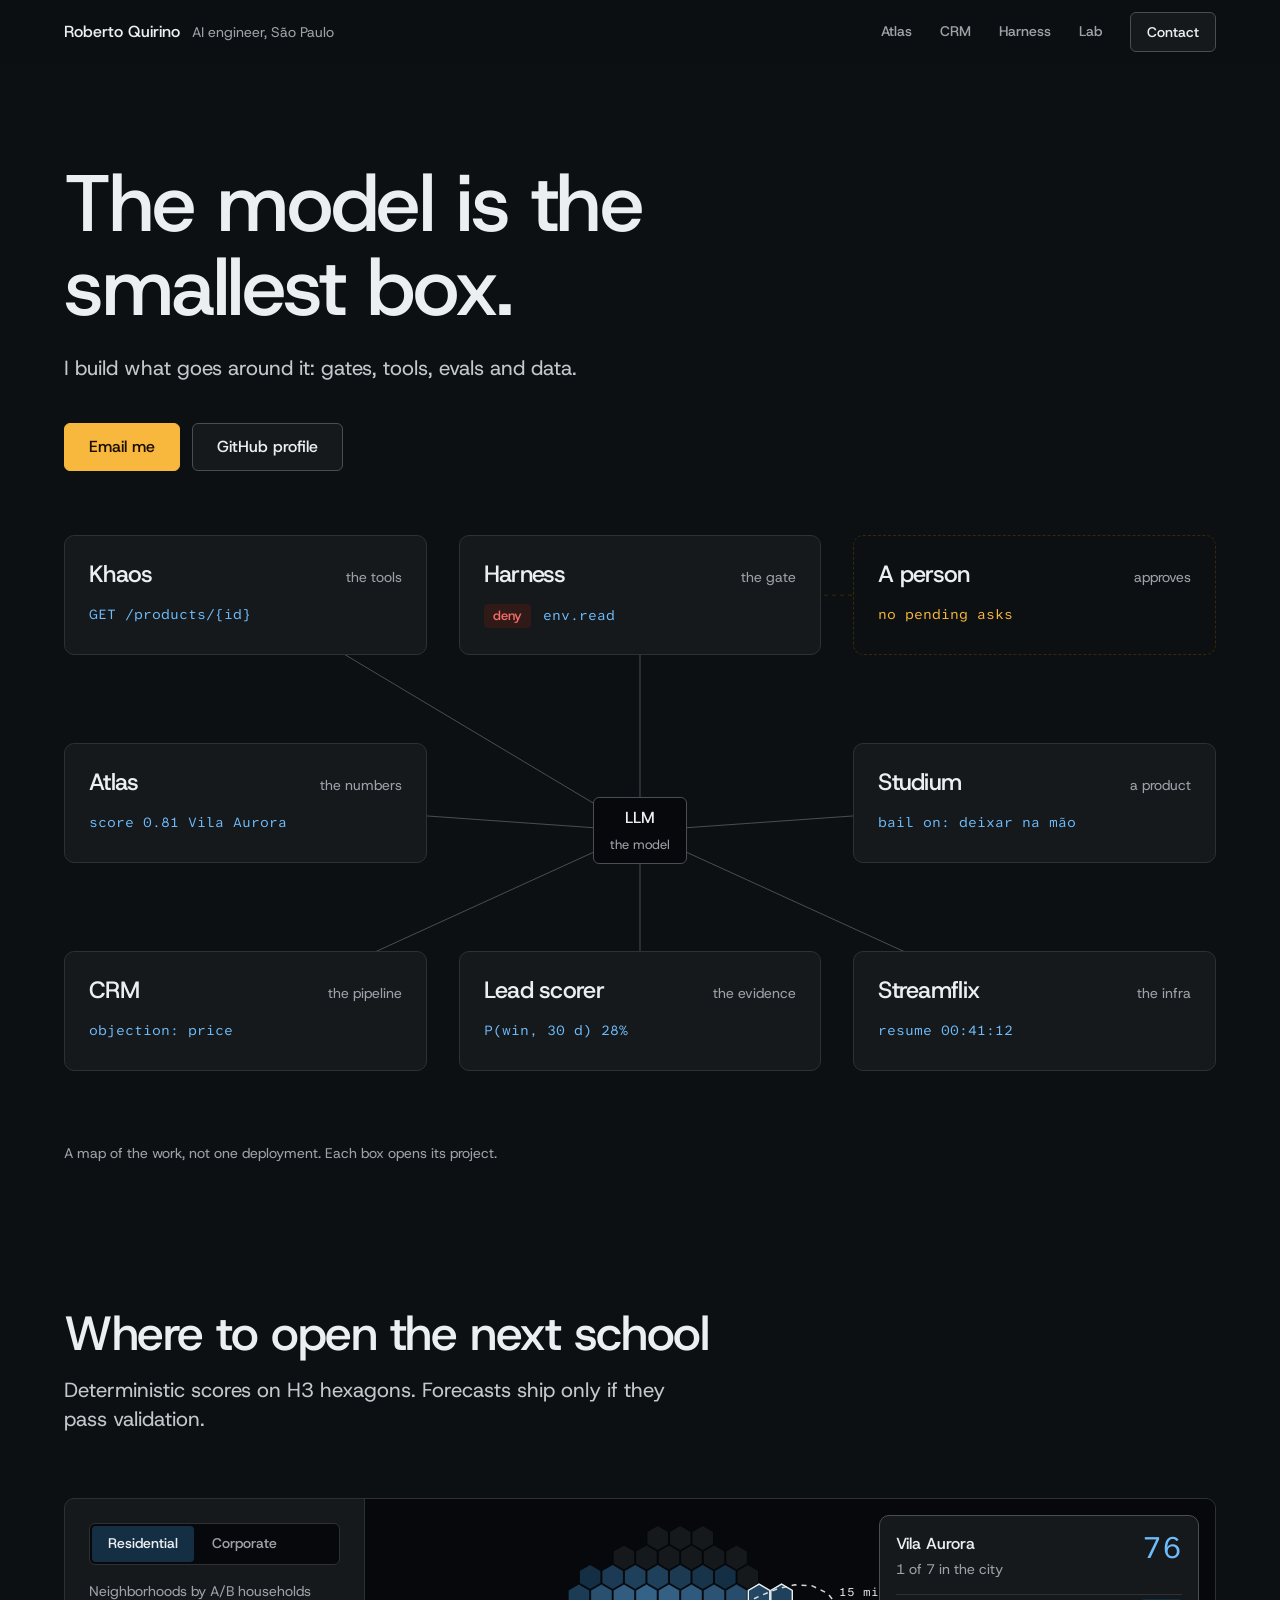
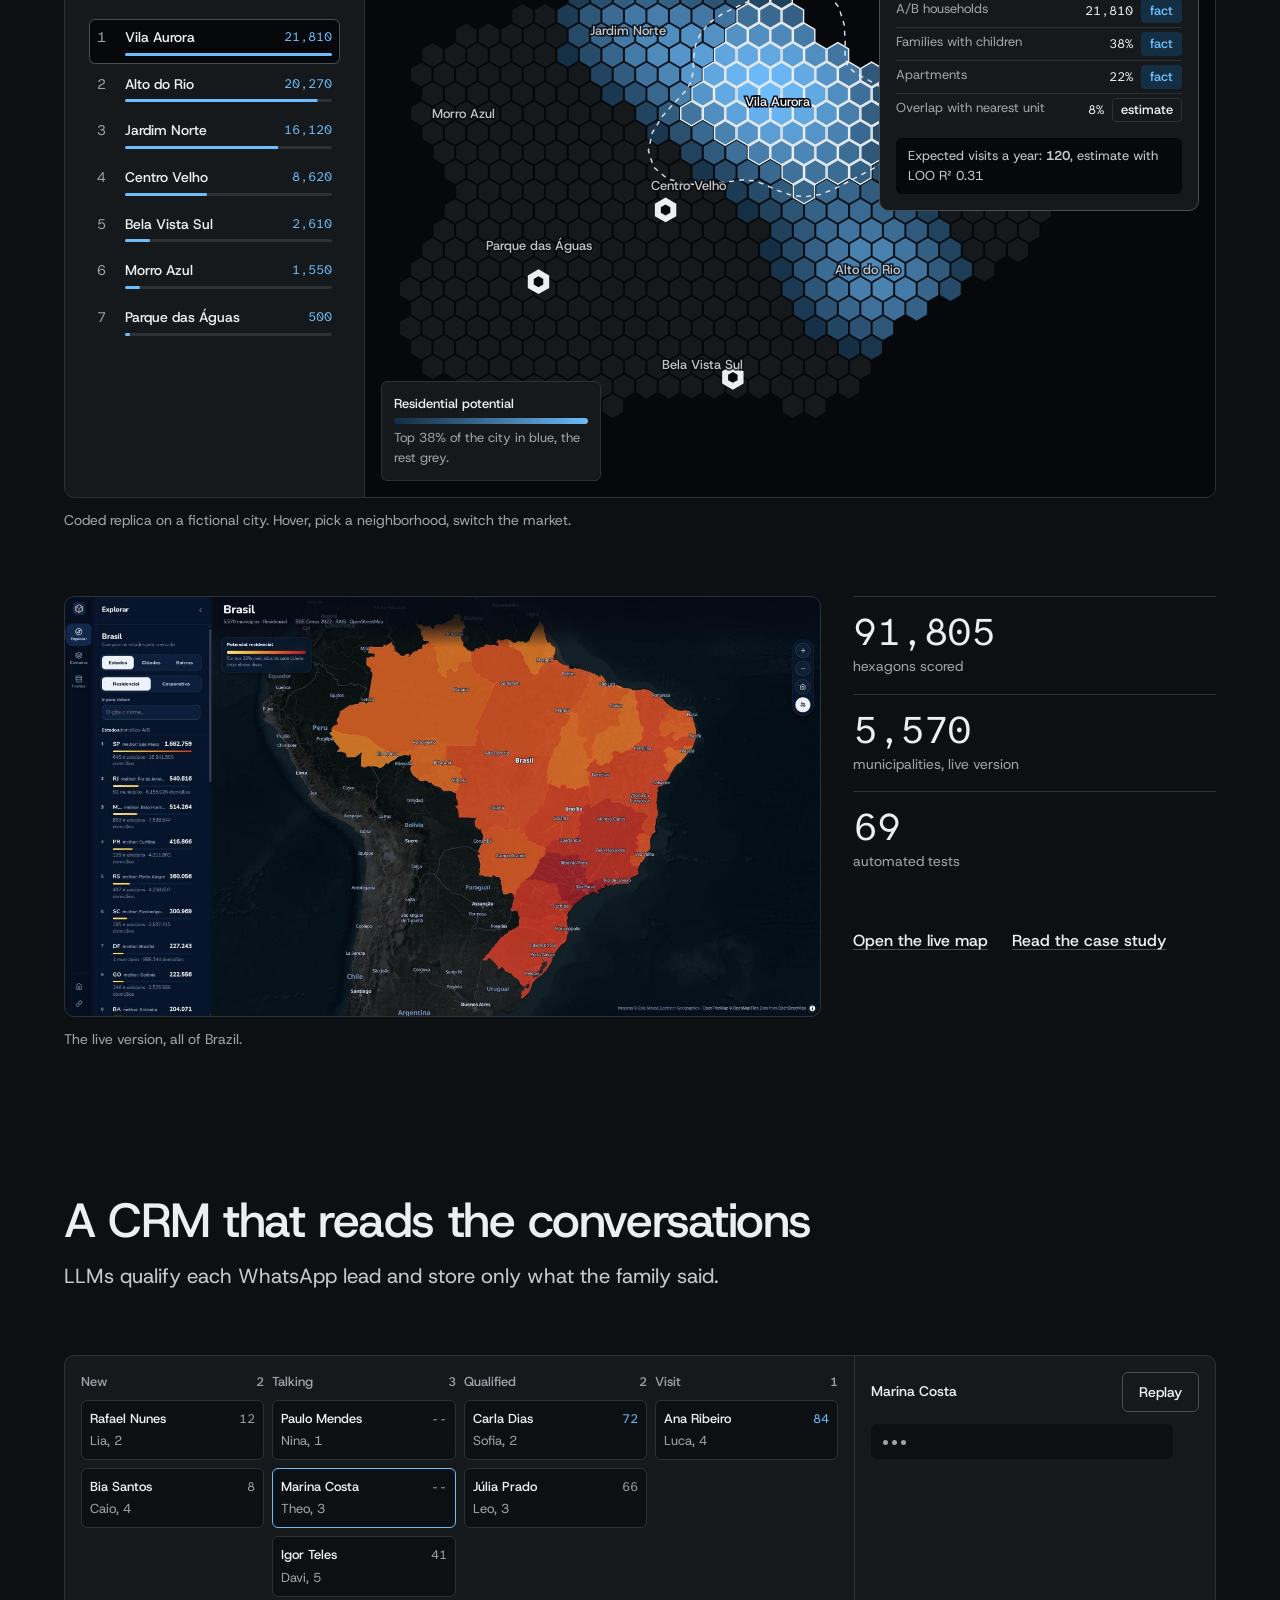
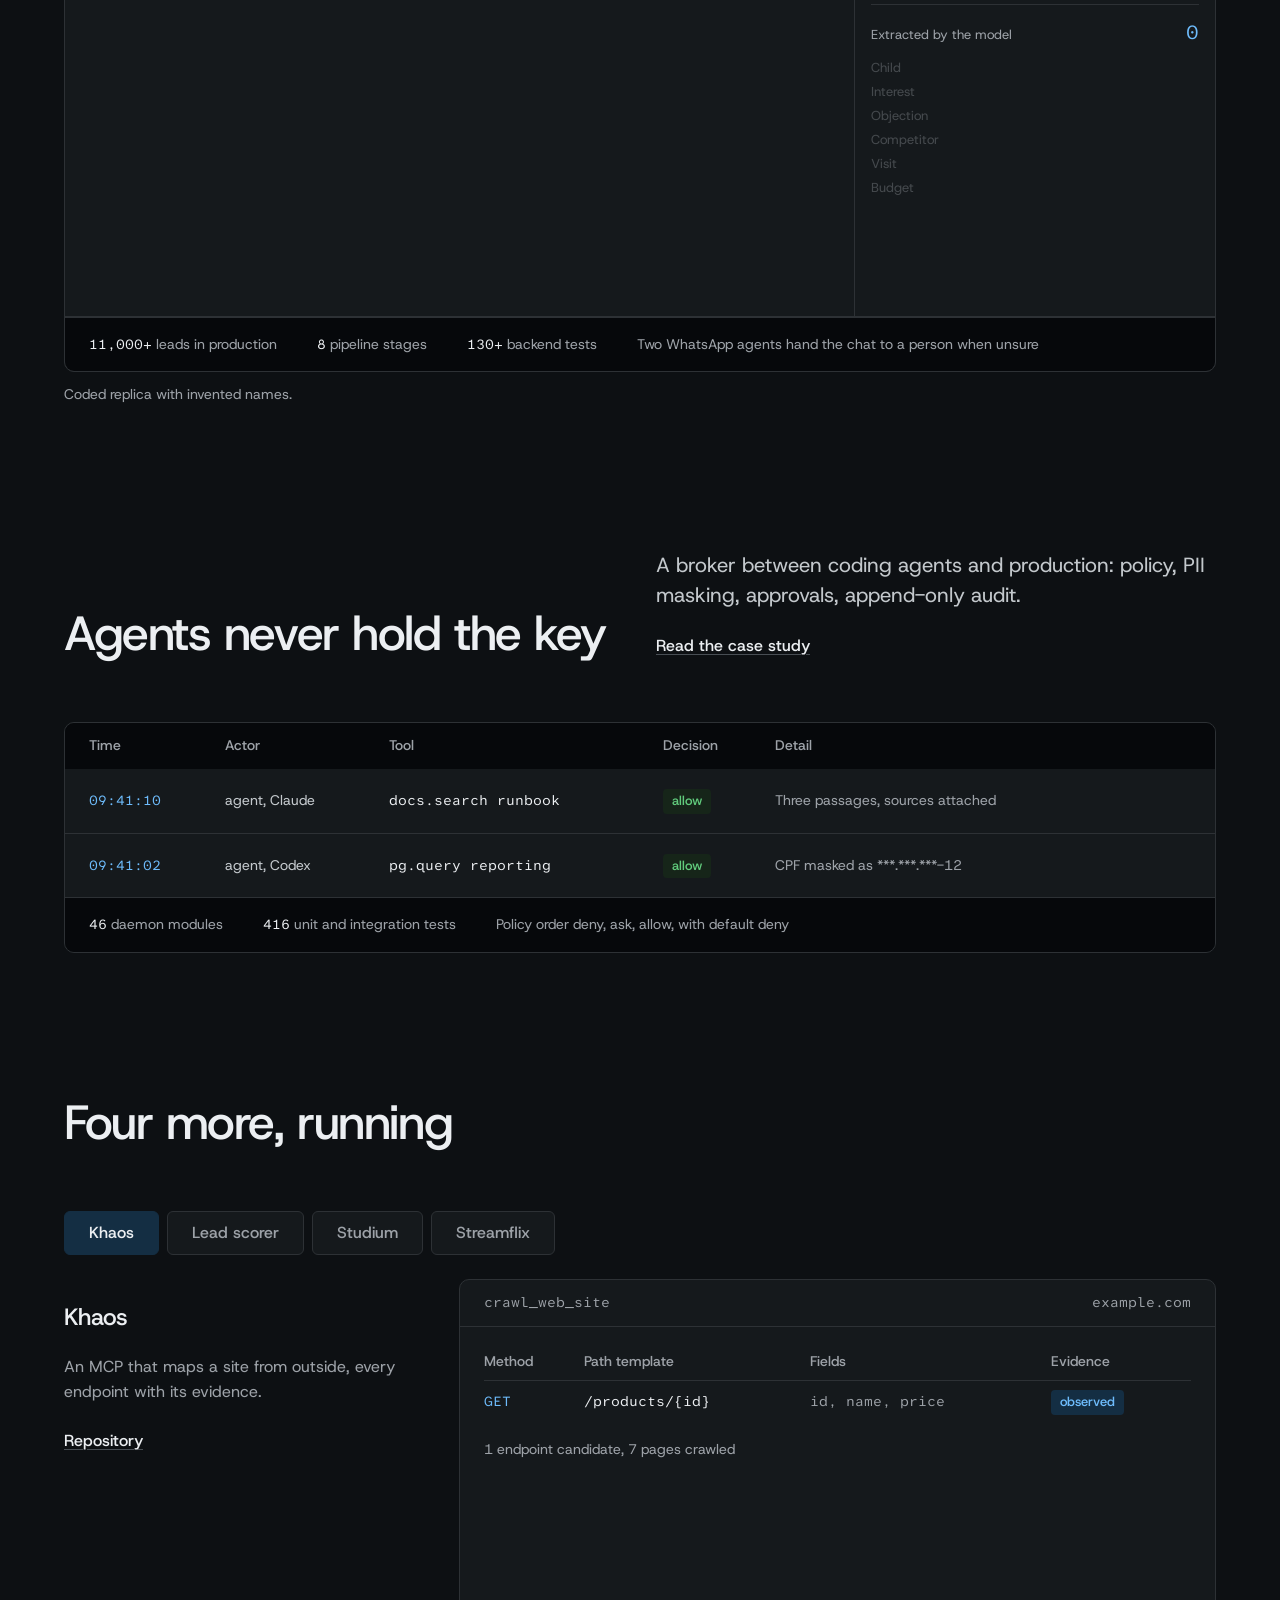
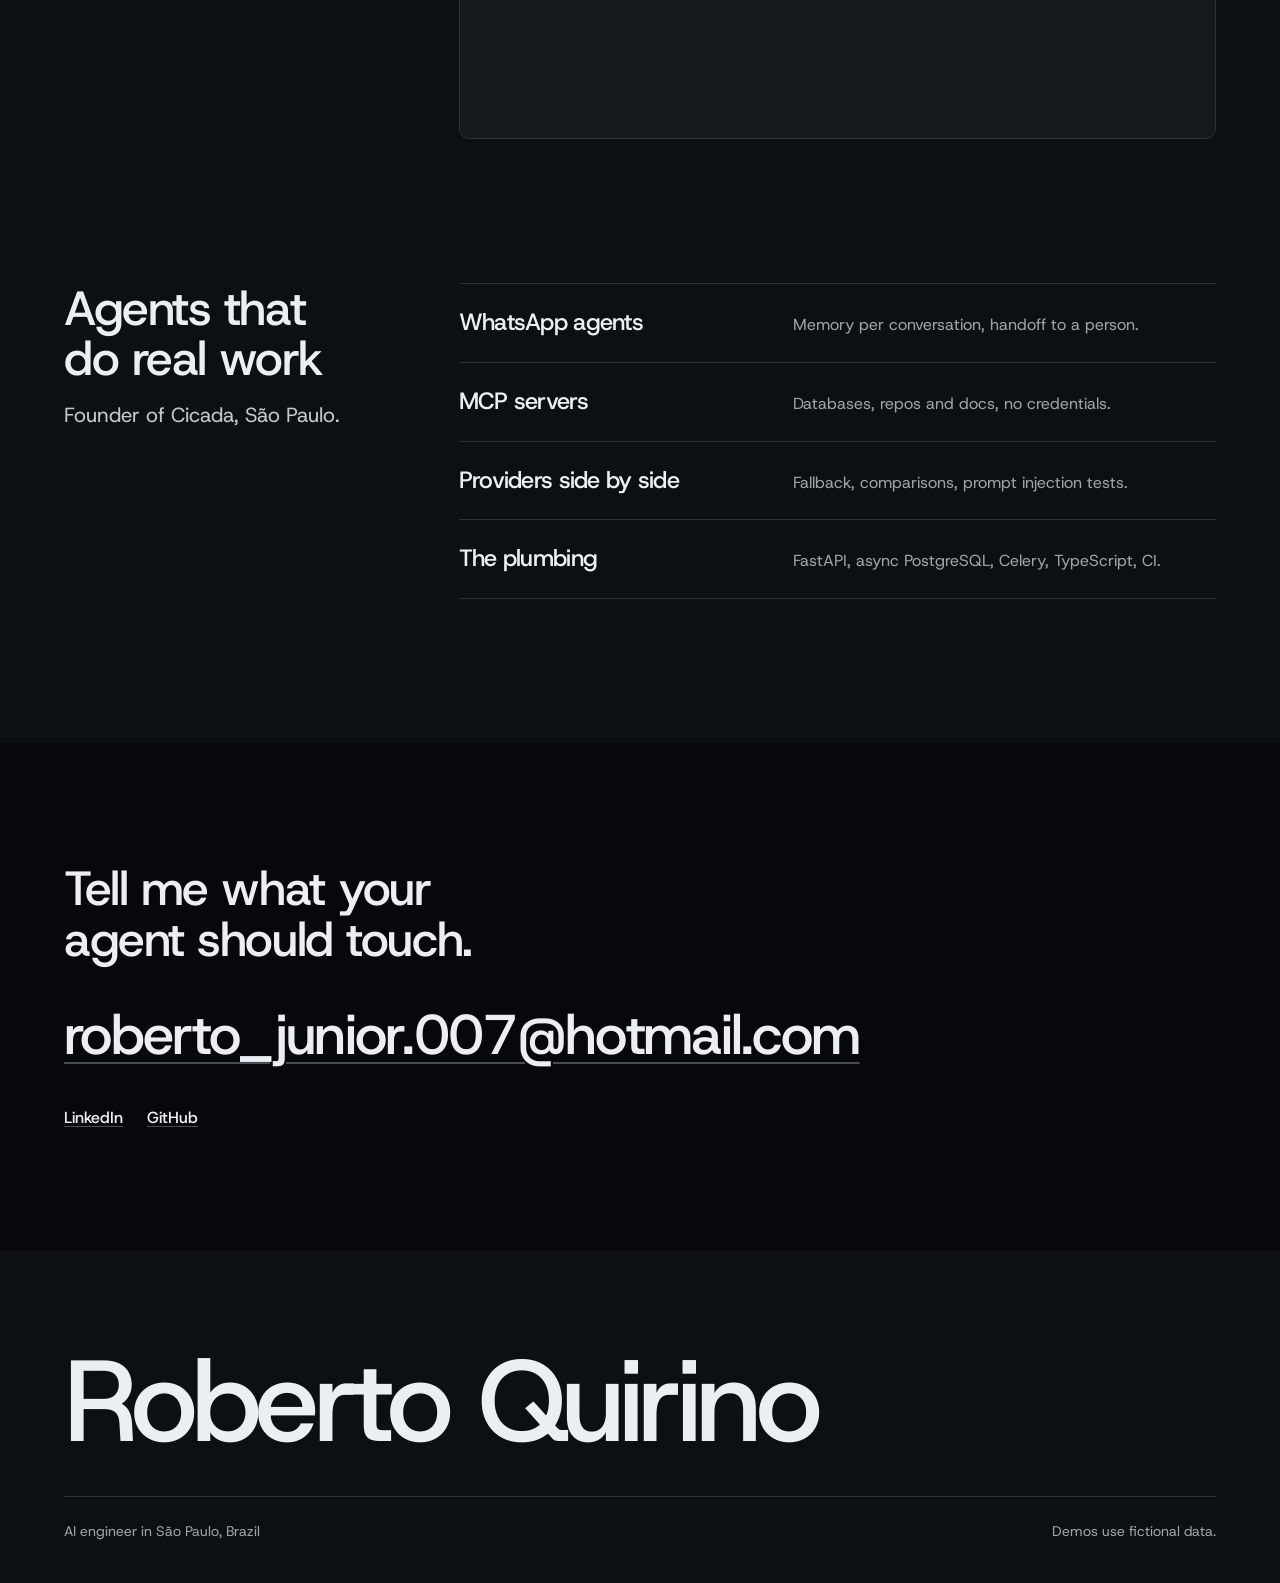
<file: index.html>
<!doctype html>
<html lang="en">
<head>
<meta charset="utf-8">
<meta name="viewport" content="width=device-width, initial-scale=1, viewport-fit=cover">
<title>Roberto Quirino, AI engineer</title>
<meta name="description" content="AI engineer in São Paulo. Seven systems built around LLMs, each running live on the page: an agent harness, an MCP, a geo engine, a CRM that reads WhatsApp and more.">
<meta property="og:title" content="Roberto Quirino, AI engineer">
<meta property="og:description" content="The model is the smallest box. Gates, tools, evals and data, each project running live.">
<meta property="og:image" content="https://hisdevotions-afk.github.io/img/atlas-brazil.jpg">
<meta name="theme-color" content="#1a1d21">
<link rel="preconnect" href="https://fonts.googleapis.com">
<link rel="preconnect" href="https://fonts.gstatic.com" crossorigin>
<link rel="stylesheet" href="https://fonts.googleapis.com/css2?family=Host+Grotesk:wght@400;500&family=Atkinson+Hyperlegible+Mono:wght@400;500&display=swap">
<link rel="stylesheet" href="site.css">
</head>
<body>

<header class="nav" id="nav">
  <div class="container">
    <a class="wordmark" href="#top" aria-label="Roberto Quirino, back to top">Roberto Quirino <small>AI engineer, São Paulo</small></a>
    <div class="nav__right">
      <ul class="nav__links">
        <li><a href="#atlas">Atlas</a></li>
        <li><a href="#crm">CRM</a></li>
        <li><a href="#harness">Harness</a></li>
        <li><a href="#lab">Lab</a></li>
      </ul>
      <a class="btn btn--small" href="#contact">Contact</a>
    </div>
  </div>
</header>

<main id="top">
  <section class="hero">
    <div class="container">
      <h1>The model is the smallest box.</h1>
      <p class="lead">I build what goes around it: gates, tools, evals and data.</p>
      <div class="hero__actions">
        <a class="btn btn--primary" href="mailto:roberto_junior.007@hotmail.com">Email me</a>
        <a class="btn" href="https://github.com/hisdevotions-afk">GitHub profile</a>
      </div>
    </div>
  </section>

  <section class="map-section">
    <div class="container">
      <h2 class="visually-hidden">Map of the projects</h2>
      <figure class="map" id="map">
        <svg class="map__wires" id="wires" aria-hidden="true"></svg>
        <ul class="map__grid">
          <li><a class="node" href="#khaos" data-node="khaos"><div class="node__head"><h3>Khaos</h3><span class="node__role">the tools</span></div><div class="node__reading"><span class="measured">GET /products/{id}</span></div></a></li>
          <li><a class="node" href="#harness" data-node="harness"><div class="node__head"><h3>Harness</h3><span class="node__role">the gate</span></div><div class="node__reading"><span class="chip chip--allow">allow</span><span class="measured">pg.query</span></div></a></li>
          <li><div class="node node--person" data-node="you"><div class="node__head"><h3>A person</h3><span class="node__role">approves</span></div><div class="node__reading"><span class="measured">no pending asks</span></div></div></li>
          <li><a class="node" href="#atlas" data-node="atlas"><div class="node__head"><h3>Atlas</h3><span class="node__role">the numbers</span></div><div class="node__reading"><span class="measured">score 0.81 Vila Aurora</span></div></a></li>
          <li class="node--model" aria-hidden="true"><div class="model" id="model"><b>LLM</b><span>the model</span></div></li>
          <li><a class="node" href="#studium" data-node="studium"><div class="node__head"><h3>Studium</h3><span class="node__role">a product</span></div><div class="node__reading"><span class="measured">bail on: deixar na mão</span></div></a></li>
          <li><a class="node" href="#crm" data-node="crm"><div class="node__head"><h3>CRM</h3><span class="node__role">the pipeline</span></div><div class="node__reading"><span class="measured">objection: price</span></div></a></li>
          <li><a class="node" href="#scorer" data-node="scorer"><div class="node__head"><h3>Lead scorer</h3><span class="node__role">the evidence</span></div><div class="node__reading"><span class="measured">P(win, 30 d) 28%</span></div></a></li>
          <li><a class="node" href="#streamflix" data-node="streamflix"><div class="node__head"><h3>Streamflix</h3><span class="node__role">the infra</span></div><div class="node__reading"><span class="measured">resume 00:41:12</span></div></a></li>
        </ul>
        <figcaption>A map of the work, not one deployment. Each box opens its project.</figcaption>
      </figure>
    </div>
  </section>

  <section class="section" id="atlas">
    <div class="container">
      <div class="head">
        <h2>Where to open the next school</h2>
        <p class="lead">Deterministic scores on H3 hexagons. Forecasts ship only if they pass validation.</p>
      </div>
      <div class="panel atlas" id="atlasMock">
        <aside class="atlas__side">
          <div class="seg" id="seg" role="group" aria-label="Market">
            <button type="button" aria-pressed="true" data-mode="res">Residential</button>
            <button type="button" aria-pressed="false" data-mode="corp">Corporate</button>
          </div>
          <span class="side-label" id="rankTitle">Neighborhoods by A/B households</span>
          <ol class="rank" id="rank"></ol>
        </aside>
        <div class="atlas__map" id="atlasMap">
          <canvas id="atlasCanvas" role="img" aria-label="Hexagon heat map of a fictional city"></canvas>
          <div class="legend"><b id="legendTitle">Residential potential</b><div class="ramp"></div>Top 38% of the city in blue, the rest grey.</div>
          <div class="tip" id="tip"></div>
          <div class="sheet hide" id="sheet" aria-live="polite"></div>
        </div>
      </div>
      <p class="caption">Coded replica on a fictional city. Hover, pick a neighborhood, switch the market.</p>
      <div class="cols atlas-below">
        <figure>
          <img src="img/atlas-brazil.jpg" width="1460" height="812" loading="lazy" alt="The live Atlas: Brazil's states shaded by residential potential, with a ranked list of states beside the map">
          <figcaption class="caption">The live version, all of Brazil.</figcaption>
        </figure>
        <div class="facts">
          <div class="readings">
            <div><b class="reading">91,805</b><span>hexagons scored</span></div>
            <div><b class="reading">5,570</b><span>municipalities, live version</span></div>
            <div><b class="reading">69</b><span>automated tests</span></div>
          </div>
          <div class="links">
            <a href="https://atlas-terra.vercel.app">Open the live map</a>
            <a href="https://github.com/hisdevotions-afk/GeoIntelligence">Read the case study</a>
          </div>
        </div>
      </div>
    </div>
  </section>

  <section class="section" id="crm">
    <div class="container">
      <div class="head">
        <h2>A CRM that reads the conversations</h2>
        <p class="lead">LLMs qualify each WhatsApp lead and store only what the family said.</p>
      </div>
      <div class="bento">
        <div class="bento__lead" id="crmMock">
          <div class="board" id="board" aria-label="Enrollment pipeline with fictional leads"></div>
          <aside class="ai">
            <div class="ai__head"><b id="aiTitle">Conversation</b><button class="btn btn--small" id="replay" type="button">Replay</button></div>
            <div class="chat" id="chat" aria-live="polite"></div>
            <div class="extract">
              <div class="extract__top"><span>Extracted by the model</span><span class="measured" id="scoreN">0</span></div>
              <dl class="fields" id="fields"></dl>
              <span class="verdict chip" id="verdict"></span>
            </div>
            <div class="action" id="action"><small>Next action for the rep</small><span id="actionText"></span></div>
          </aside>
        </div>
        <p class="status-line" style="grid-column: 1 / -1"><span><b>11,000+</b> leads in production</span><span><b>8</b> pipeline stages</span><span><b>130+</b> backend tests</span><span>Two WhatsApp agents hand the chat to a person when unsure</span></p>
      </div>
      <p class="caption">Coded replica with invented names.</p>
    </div>
  </section>

  <section class="section" id="harness">
    <div class="container">
      <div class="head head--split">
        <h2>Agents never hold the key</h2>
        <div>
          <p class="lead">A broker between coding agents and production: policy, PII masking, approvals, append-only audit.</p>
          <div class="links"><a href="https://github.com/hisdevotions-afk/enterprise-ai-harness-case">Read the case study</a></div>
        </div>
      </div>
      <div class="panel">
        <div class="trail__head" aria-hidden="true"><span>Time</span><span class="who">Actor</span><span>Tool</span><span>Decision</span><span class="note">Detail</span></div>
        <ol class="trail" id="trail" aria-label="Audit trail, sample events" aria-live="off">
          <li><span class="t measured">09:41:02</span><span class="who">agent, Codex</span><span class="tool measured">pg.query reporting</span><span><span class="chip chip--allow">allow</span></span><span class="note">CPF masked as ***.***.***-12</span></li>
        </ol>
        <p class="status-line"><span><b>46</b> daemon modules</span><span><b>416</b> unit and integration tests</span><span>Policy order deny, ask, allow, with default deny</span></p>
      </div>
    </div>
  </section>

  <section class="section" id="lab">
    <div class="container">
      <div class="head">
        <h2>Four more, running</h2>
      </div>
      <div class="lab-tabs" role="tablist" aria-label="Projects" hidden id="labTabs">
        <button role="tab" id="tab-khaos" aria-controls="khaos" aria-selected="true">Khaos</button>
        <button role="tab" id="tab-scorer" aria-controls="scorer" aria-selected="false" tabindex="-1">Lead scorer</button>
        <button role="tab" id="tab-studium" aria-controls="studium" aria-selected="false" tabindex="-1">Studium</button>
        <button role="tab" id="tab-streamflix" aria-controls="streamflix" aria-selected="false" tabindex="-1">Streamflix</button>
      </div>

      <section class="lab-panel" id="khaos" role="tabpanel" aria-labelledby="tab-khaos">
        <div class="lab-text">
          <h3>Khaos</h3>
          <p>An MCP that maps a site from outside, every endpoint with its evidence.</p>
          <div class="links"><a href="https://github.com/hisdevotions-afk/khaos-engineering">Repository</a></div>
        </div>
        <div class="panel lab-demo">
          <div class="lab-demo__bar"><span class="measured">crawl_web_site</span><span class="measured">example.com</span></div>
          <div class="lab-demo__body">
            <table class="endpoints">
              <thead><tr><th>Method</th><th>Path template</th><th>Fields</th><th>Evidence</th></tr></thead>
              <tbody id="endpoints">
                <tr><td class="m measured">GET</td><td class="p measured">/products/{id}</td><td class="f measured">id, name, price</td><td><span class="chip chip--cool">observed</span></td></tr>
              </tbody>
            </table>
            <p class="crawl-status" id="crawlStatus">1 endpoint candidate</p>
          </div>
        </div>
      </section>

      <section class="lab-panel" id="scorer" role="tabpanel" aria-labelledby="tab-scorer">
        <div class="lab-text">
          <h3>Lead scorer</h3>
          <p>Pipeline em Foco, a sales queue ranked by deal age, the one signal that beat chance.</p>
          <div class="links"><a href="https://hisdevotions-afk.github.io/ai-master-challenge/">Open the app</a><a href="https://github.com/hisdevotions-afk/ai-master-challenge">Repository</a></div>
        </div>
        <div class="panel lab-demo">
          <div class="lab-demo__bar"><span>Won revenue caught by the top 20% of each queue</span><span class="measured">2017</span></div>
          <div class="lab-demo__body">
            <div class="bars" id="bars">
              <div class="bar lead-row"><span>Deal-age queue</span><div class="track"><b style="--v:.68"></b></div><b class="measured">68%</b></div>
              <div class="bar"><span>Value only</span><div class="track"><b style="--v:.50"></b></div><b class="measured">50%</b></div>
              <div class="bar"><span>Newest first</span><div class="track"><b style="--v:.26"></b></div><b class="measured">26%</b></div>
              <div class="bar"><span>Chance, 200 draws</span><div class="track"><b style="--v:.20"></b></div><b class="measured">20%</b></div>
            </div>
            <p class="bars-note">Backtested on four monthly cuts.</p>
          </div>
        </div>
      </section>

      <section class="lab-panel" id="studium" role="tabpanel" aria-labelledby="tab-studium">
        <div class="lab-text">
          <h3>Studium</h3>
          <p>Click a subtitle word; an LLM explains it in that scene.</p>
          <div class="links"><a href="https://github.com/hisdevotions-afk/studium">Repository</a></div>
        </div>
        <div class="panel lab-demo">
          <div class="lab-demo__body">
            <div class="screen">
              <span class="chip paused" id="paused" hidden>paused</span>
              <div class="gloss hide" id="gloss" aria-live="polite"></div>
              <div class="subs">
                <div class="subs__target" id="subTarget">I’m not going to bail on you now.</div>
                <div class="subs__native" id="subNative">Não vou te deixar na mão agora.</div>
              </div>
            </div>
          </div>
        </div>
      </section>

      <section class="lab-panel" id="streamflix" role="tabpanel" aria-labelledby="tab-streamflix">
        <div class="lab-text">
          <h3>Streamflix</h3>
          <p>A front on local Jellyfin that resumes across devices.</p>
          <div class="links"><a href="https://github.com/hisdevotions-afk/streamflix">Repository</a></div>
        </div>
        <div class="panel lab-demo">
          <div class="lab-demo__bar"><span>Example Film (2024)</span><span class="measured">01:52:00</span></div>
          <div class="lab-demo__body">
            <div class="devices">
              <div class="device" id="devTv"><span>Living room TV</span><div class="track"><b></b></div><span class="measured">00:41:12</span></div>
              <div class="device is-idle" id="devPhone"><span>Phone</span><div class="track"><b></b></div><span class="measured">idle</span></div>
            </div>
            <ol class="log measured" id="sfLog" aria-label="Requests to Jellyfin"></ol>
          </div>
        </div>
      </section>
    </div>
  </section>

  <section class="section do">
    <div class="container cols">
      <div class="head">
        <h2>Agents that do real work</h2>
        <p class="lead">Founder of Cicada, São Paulo.</p>
      </div>
      <ul class="rows">
        <li><h3>WhatsApp agents</h3><p>Memory per conversation, handoff to a person.</p></li>
        <li><h3>MCP servers</h3><p>Databases, repos and docs, no credentials.</p></li>
        <li><h3>Providers side by side</h3><p>Fallback, comparisons, prompt injection tests.</p></li>
        <li><h3>The plumbing</h3><p>FastAPI, async PostgreSQL, Celery, TypeScript, CI.</p></li>
      </ul>
    </div>
  </section>

  <section class="section--band close" id="contact">
    <div class="container">
      <h2>Tell me what your agent should touch.</h2>
      <a class="close__mail" href="mailto:roberto_junior.007@hotmail.com">roberto_junior.007@hotmail.com</a>
      <div class="links">
        <a href="https://www.linkedin.com/in/roberto-quirino">LinkedIn</a>
        <a href="https://github.com/hisdevotions-afk">GitHub</a>
      </div>
    </div>
  </section>
</main>

<footer class="foot">
  <div class="container">
    <div class="foot__mark">Roberto Quirino</div>
    <div class="foot__row">
      <span>AI engineer in São Paulo, Brazil</span>
      <span>Demos use fictional data.</span>
    </div>
  </div>
</footer>

<script src="app.js"></script>
</body>
</html>
</file>
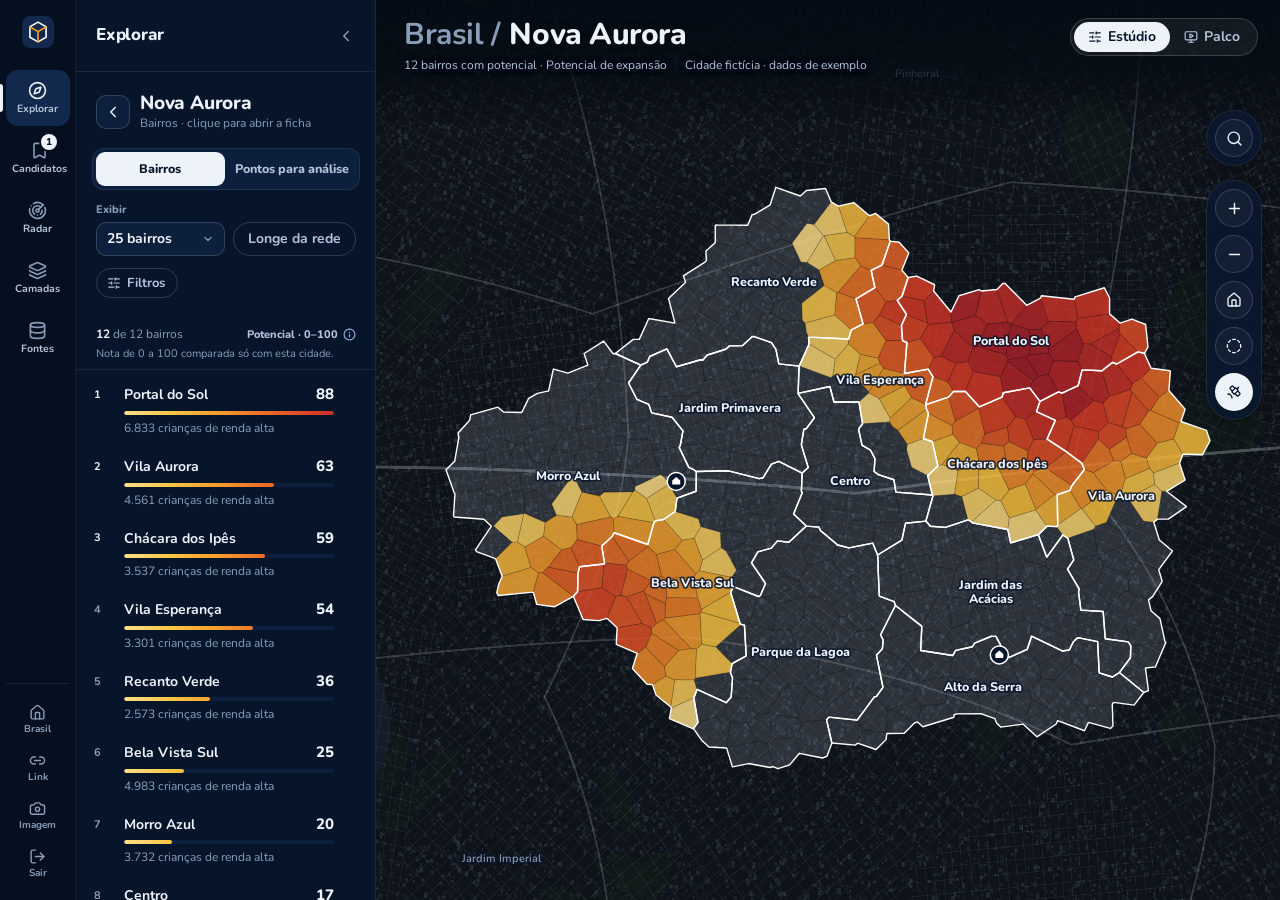
<file: demo/atlas/index.html>
<!doctype html>
<html lang="pt-BR">
<head>
<meta charset="utf-8">
<meta name="viewport" content="width=device-width, initial-scale=1">
<title>Atlas · demonstração</title>
<meta name="robots" content="noindex">
<link rel="preconnect" href="https://fonts.googleapis.com">
<link rel="preconnect" href="https://fonts.gstatic.com" crossorigin>
<link rel="stylesheet" href="https://fonts.googleapis.com/css2?family=Nunito:wght@400;500;600;700;800;900&display=swap">
<link rel="stylesheet" href="app.css">
<style>
[hidden] { display: none !important; }
#cv { position: absolute; inset: 0; touch-action: none; }
.why__bar i, .share i, .afford__bar i, .rank__bar i { transition: width .9s var(--ease-out); }
.rankbars i { transition: height .7s var(--ease-out); }
.demo-tip { position: absolute; z-index: 4; pointer-events: none; transform: translate(-50%, calc(-100% - 14px)); background: var(--night-800); color: var(--text); border: 1px solid var(--rule-strong); border-radius: 10px; padding: 8px 12px; box-shadow: var(--shadow-float); font-size: 12px; display: grid; gap: 2px; white-space: nowrap; }
.demo-tip b { font-weight: 800; font-size: 13px; }
.demo-tip span { color: var(--text-2); }
</style>
</head>
<body>
<div class="shell" data-mode="estudio" data-panel="open"><nav aria-label="Navegação" class="rail"><img alt="Atlas" class="rail__mark" src="mark.svg"/><div class="rail__nav"><button aria-label="Explorar" aria-pressed="true" class="rail__tab" data-current="true" title="Recolher painel"><span class="rail__icon"><svg aria-hidden="true" class="lucide lucide-compass" fill="none" height="19" stroke="currentColor" stroke-linecap="round" stroke-linejoin="round" stroke-width="2" viewbox="0 0 24 24" width="19" xmlns="http://www.w3.org/2000/svg"><circle cx="12" cy="12" r="10"></circle><path d="m16.24 7.76-1.804 5.411a2 2 0 0 1-1.265 1.265L7.76 16.24l1.804-5.411a2 2 0 0 1 1.265-1.265z"></path></svg></span><span class="rail__label">Explorar</span><span aria-hidden="true" class="rail__label rail__label--alt">Recolher</span></button><button aria-label="Candidatos, 1 salvo" aria-pressed="false" class="rail__tab" title="Candidatos: Endereços salvos para comparar"><span class="rail__icon"><svg aria-hidden="true" class="lucide lucide-bookmark" fill="none" height="19" stroke="currentColor" stroke-linecap="round" stroke-linejoin="round" stroke-width="2" viewbox="0 0 24 24" width="19" xmlns="http://www.w3.org/2000/svg"><path d="M17 3a2 2 0 0 1 2 2v15a1 1 0 0 1-1.496.868l-4.512-2.578a2 2 0 0 0-1.984 0l-4.512 2.578A1 1 0 0 1 5 20V5a2 2 0 0 1 2-2z"></path></svg><b aria-hidden="true" class="rail__count num">1</b></span><span class="rail__label">Candidatos</span><span aria-hidden="true" class="rail__label rail__label--alt">Recolher</span></button><button aria-label="Radar" aria-pressed="false" class="rail__tab" title="Radar: Escolas que abriram ou fecharam perto da rede e dos candidatos"><span class="rail__icon"><svg aria-hidden="true" class="lucide lucide-radar" fill="none" height="19" stroke="currentColor" stroke-linecap="round" stroke-linejoin="round" stroke-width="2" viewbox="0 0 24 24" width="19" xmlns="http://www.w3.org/2000/svg"><path d="M19.07 4.93A10 10 0 0 0 6.99 3.34"></path><path d="M4 6h.01"></path><path d="M2.29 9.62A10 10 0 1 0 21.31 8.35"></path><path d="M16.24 7.76A6 6 0 1 0 8.23 16.67"></path><path d="M12 18h.01"></path><path d="M17.99 11.66A6 6 0 0 1 15.77 16.67"></path><circle cx="12" cy="12" r="2"></circle><path d="m13.41 10.59 5.66-5.66"></path></svg></span><span class="rail__label">Radar</span><span aria-hidden="true" class="rail__label rail__label--alt">Recolher</span></button><button aria-label="Camadas" aria-pressed="false" class="rail__tab" title="Camadas: Indicadores desenhados no mapa"><span class="rail__icon"><svg aria-hidden="true" class="lucide lucide-layers lucide-layers-3" fill="none" height="19" stroke="currentColor" stroke-linecap="round" stroke-linejoin="round" stroke-width="2" viewbox="0 0 24 24" width="19" xmlns="http://www.w3.org/2000/svg"><path d="M12.83 2.18a2 2 0 0 0-1.66 0L2.6 6.08a1 1 0 0 0 0 1.83l8.58 3.91a2 2 0 0 0 1.66 0l8.58-3.9a1 1 0 0 0 0-1.83z"></path><path d="M2 12a1 1 0 0 0 .58.91l8.6 3.91a2 2 0 0 0 1.65 0l8.58-3.9A1 1 0 0 0 22 12"></path><path d="M2 17a1 1 0 0 0 .58.91l8.6 3.91a2 2 0 0 0 1.65 0l8.58-3.9A1 1 0 0 0 22 17"></path></svg></span><span class="rail__label">Camadas</span><span aria-hidden="true" class="rail__label rail__label--alt">Recolher</span></button><button aria-label="Fontes" aria-pressed="false" class="rail__tab" title="Fontes: De onde vêm os dados e como a nota é calculada"><span class="rail__icon"><svg aria-hidden="true" class="lucide lucide-database" fill="none" height="19" stroke="currentColor" stroke-linecap="round" stroke-linejoin="round" stroke-width="2" viewbox="0 0 24 24" width="19" xmlns="http://www.w3.org/2000/svg"><ellipse cx="12" cy="5" rx="9" ry="3"></ellipse><path d="M3 5V19A9 3 0 0 0 21 19V5"></path><path d="M3 12A9 3 0 0 0 21 12"></path></svg></span><span class="rail__label">Fontes</span><span aria-hidden="true" class="rail__label rail__label--alt">Recolher</span></button></div><div class="rail__spacer"></div><div aria-label="Atalhos" class="rail__tools" role="group"><button aria-label="Ver o Brasil" class="rail__act" title="Ver o Brasil"><svg aria-hidden="true" class="lucide lucide-house lucide-home" fill="none" height="17" stroke="currentColor" stroke-linecap="round" stroke-linejoin="round" stroke-width="2" viewbox="0 0 24 24" width="17" xmlns="http://www.w3.org/2000/svg"><path d="M15 21v-8a1 1 0 0 0-1-1h-4a1 1 0 0 0-1 1v8"></path><path d="M3 10a2 2 0 0 1 .709-1.528l7-6a2 2 0 0 1 2.582 0l7 6A2 2 0 0 1 21 10v9a2 2 0 0 1-2 2H5a2 2 0 0 1-2-2z"></path></svg><span aria-hidden="true" class="rail__label">Brasil</span></button><button aria-label="Copiar link desta visão" class="rail__act" title="Copiar link desta visão"><svg aria-hidden="true" class="lucide lucide-link-2" fill="none" height="17" stroke="currentColor" stroke-linecap="round" stroke-linejoin="round" stroke-width="2" viewbox="0 0 24 24" width="17" xmlns="http://www.w3.org/2000/svg"><path d="M9 17H7A5 5 0 0 1 7 7h2"></path><path d="M15 7h2a5 5 0 1 1 0 10h-2"></path><line x1="8" x2="16" y1="12" y2="12"></line></svg><span aria-hidden="true" class="rail__label">Link</span></button><button aria-label="Salvar imagem do mapa" class="rail__act" title="Salvar imagem do mapa"><svg aria-hidden="true" class="lucide lucide-camera" fill="none" height="17" stroke="currentColor" stroke-linecap="round" stroke-linejoin="round" stroke-width="2" viewbox="0 0 24 24" width="17" xmlns="http://www.w3.org/2000/svg"><path d="M13.997 4a2 2 0 0 1 1.76 1.05l.486.9A2 2 0 0 0 18.003 7H20a2 2 0 0 1 2 2v9a2 2 0 0 1-2 2H4a2 2 0 0 1-2-2V9a2 2 0 0 1 2-2h1.997a2 2 0 0 0 1.759-1.048l.489-.904A2 2 0 0 1 10.004 4z"></path><circle cx="12" cy="13" r="3"></circle></svg><span aria-hidden="true" class="rail__label">Imagem</span></button><button aria-label="Sair da conta" class="rail__act" title="Sair da conta" type="submit"><svg aria-hidden="true" class="lucide lucide-log-out" fill="none" height="17" stroke="currentColor" stroke-linecap="round" stroke-linejoin="round" stroke-width="2" viewbox="0 0 24 24" width="17" xmlns="http://www.w3.org/2000/svg"><path d="m16 17 5-5-5-5"></path><path d="M21 12H9"></path><path d="M9 21H5a2 2 0 0 1-2-2V5a2 2 0 0 1 2-2h4"></path></svg><span aria-hidden="true" class="rail__label">Sair</span></button></div></nav><aside aria-hidden="false" class="panel"><div class="panel__inner"><header class="panel__head"><h2>Explorar</h2><button aria-label="Recolher painel" class="icon-btn"><svg aria-hidden="true" class="lucide lucide-chevron-left" fill="none" height="18" stroke="currentColor" stroke-linecap="round" stroke-linejoin="round" stroke-width="2" viewbox="0 0 24 24" width="18" xmlns="http://www.w3.org/2000/svg"><path d="m15 18-6-6 6-6"></path></svg></button></header><div class="panel__body"><div class="explore"><div class="scope"><button aria-label="Voltar ao Brasil" class="scope__back"><svg aria-hidden="true" class="lucide lucide-chevron-left" fill="none" height="18" stroke="currentColor" stroke-linecap="round" stroke-linejoin="round" stroke-width="2" viewbox="0 0 24 24" width="18" xmlns="http://www.w3.org/2000/svg"><path d="m15 18-6-6 6-6"></path></svg></button><div class="scope__txt"><b>Nova Aurora</b><span>Bairros · clique para abrir a ficha</span></div></div><div aria-label="Ver por" class="levels" role="group"><button aria-pressed="true">Bairros</button><button aria-pressed="false">Pontos para análise</button></div><div class="toolbar"><label class="field"><span>Exibir</span><select><option value="10">10 bairros</option><option selected="" value="25">25 bairros</option><option value="50">50 bairros</option><option value="0">Todos</option></select></label><button aria-pressed="false" class="toggle" title="Só áreas em que até 30% do público já mora perto de uma unidade">Longe da rede</button></div><details class="filters"><summary><svg aria-hidden="true" class="lucide lucide-sliders-horizontal" fill="none" height="14" stroke="currentColor" stroke-linecap="round" stroke-linejoin="round" stroke-width="2" viewbox="0 0 24 24" width="14" xmlns="http://www.w3.org/2000/svg"><path d="M10 5H3"></path><path d="M12 19H3"></path><path d="M14 3v4"></path><path d="M16 17v4"></path><path d="M21 12h-9"></path><path d="M21 19h-5"></path><path d="M21 5h-7"></path><path d="M8 10v4"></path><path d="M8 12H3"></path></svg> Filtros</summary><div class="filters__box"><div class="frow"><label for="f-minab">Crianças de renda alta<small>mínimo no raio</small></label><span class="finput"><input id="f-minab" inputmode="numeric" min="0" placeholder="500" step="50" type="number" value=""/><em>crianças</em></span></div><div class="frow"><label for="f-maxcann">Já coberto pela rede<small>máximo do público</small></label><span class="finput"><input id="f-maxcann" inputmode="numeric" max="100" min="0" placeholder="30" step="5" type="number" value=""/><em>%</em></span></div></div></details><details class="listhead"><summary><span role="status"><b class="num" id="lhN">12</b> de <span class="num" id="lhT">12</span> bairros</span><span class="listhead__col" title="O que é este número?">Potencial · 0–100<svg aria-label="O que é este número?" class="lucide lucide-info" fill="none" height="13" stroke="currentColor" stroke-linecap="round" stroke-linejoin="round" stroke-width="2" viewbox="0 0 24 24" width="13" xmlns="http://www.w3.org/2000/svg"><circle cx="12" cy="12" r="10"></circle><path d="M12 16v-4"></path><path d="M12 8h.01"></path></svg></span><span class="listhead__short">Nota de 0 a 100 comparada só com esta cidade.</span></summary><p>Potencial de expansão do bairro, de 0 a 100, já descontado o público que a rede atende. A nota é relativa à cidade: só se compara com bairros da mesma cidade.</p></details><ol class="rank" id="rank"></ol></div></div></div></aside><main class="stage"><div class="map" id="map"><canvas id="cv"></canvas></div><header class="head" id="head"><button aria-label="Voltar ao Brasil" class="back"><svg aria-hidden="true" class="lucide lucide-chevron-left" fill="none" height="20" stroke="currentColor" stroke-linecap="round" stroke-linejoin="round" stroke-width="2" viewbox="0 0 24 24" width="20" xmlns="http://www.w3.org/2000/svg"><path d="m15 18-6-6 6-6"></path></svg></button><div class="head__title"><h1><button class="crumb">Brasil /</button><button class="crumb">Brasília /</button><span>Águas Claras</span></h1><div class="head__meta num"><span>37 bairros com potencial · Potencial de expansão</span><span>IBGE Censo 2022 · INEP 2023</span></div></div><div class="head__actions"><div aria-label="Modo de exibição" class="modes" role="group"><button aria-label="Modo Estúdio" aria-pressed="true" title="Estúdio: análise completa, com mapa, filtros e fichas"><svg aria-hidden="true" class="lucide lucide-sliders-horizontal" fill="none" height="14" stroke="currentColor" stroke-linecap="round" stroke-linejoin="round" stroke-width="2" viewbox="0 0 24 24" width="14" xmlns="http://www.w3.org/2000/svg"><path d="M10 5H3"></path><path d="M12 19H3"></path><path d="M14 3v4"></path><path d="M16 17v4"></path><path d="M21 12h-9"></path><path d="M21 19h-5"></path><path d="M21 5h-7"></path><path d="M8 10v4"></path><path d="M8 12H3"></path></svg> <span>Estúdio</span></button><button aria-label="Modo Palco" aria-pressed="false" title="Palco: apresentação, uma ideia por vez, para mostrar a candidatos"><svg aria-hidden="true" class="lucide lucide-monitor-play" fill="none" height="14" stroke="currentColor" stroke-linecap="round" stroke-linejoin="round" stroke-width="2" viewbox="0 0 24 24" width="14" xmlns="http://www.w3.org/2000/svg"><path d="M15.033 9.44a.647.647 0 0 1 0 1.12l-4.065 2.352a.645.645 0 0 1-.968-.56V7.648a.645.645 0 0 1 .967-.56z"></path><path d="M12 17v4"></path><path d="M8 21h8"></path><rect height="14" rx="2" width="20" x="2" y="3"></rect></svg> <span>Palco</span></button></div></div></header><div aria-label="Calor no mapa" class="modes isolate" hidden="" id="isolate" role="group"><button aria-pressed="true"><svg aria-hidden="true" class="lucide lucide-focus" fill="none" height="14" stroke="currentColor" stroke-linecap="round" stroke-linejoin="round" stroke-width="2" viewbox="0 0 24 24" width="14" xmlns="http://www.w3.org/2000/svg"><circle cx="12" cy="12" r="3"></circle><path d="M3 7V5a2 2 0 0 1 2-2h2"></path><path d="M17 3h2a2 2 0 0 1 2 2v2"></path><path d="M21 17v2a2 2 0 0 1-2 2h-2"></path><path d="M7 21H5a2 2 0 0 1-2-2v-2"></path></svg> <span>Só Águas Claras</span></button><button aria-pressed="false"><svg aria-hidden="true" class="lucide lucide-map" fill="none" height="14" stroke="currentColor" stroke-linecap="round" stroke-linejoin="round" stroke-width="2" viewbox="0 0 24 24" width="14" xmlns="http://www.w3.org/2000/svg"><path d="M14.106 5.553a2 2 0 0 0 1.788 0l3.659-1.83A1 1 0 0 1 21 4.619v12.764a1 1 0 0 1-.553.894l-4.553 2.277a2 2 0 0 1-1.788 0l-4.212-2.106a2 2 0 0 0-1.788 0l-3.659 1.83A1 1 0 0 1 3 19.381V6.618a1 1 0 0 1 .553-.894l4.553-2.277a2 2 0 0 1 1.788 0z"></path><path d="M15 5.764v15"></path><path d="M9 3.236v15"></path></svg> <span>Cidade toda</span></button></div><div class="tools"><div class="pill"><button aria-label="Buscar endereço" title="Buscar endereço"><svg aria-hidden="true" class="lucide lucide-search" fill="none" height="17" stroke="currentColor" stroke-linecap="round" stroke-linejoin="round" stroke-width="2" viewbox="0 0 24 24" width="17" xmlns="http://www.w3.org/2000/svg"><path d="m21 21-4.34-4.34"></path><circle cx="11" cy="11" r="8"></circle></svg></button></div><div class="pill"><button aria-label="Aproximar" title="Aproximar"><svg aria-hidden="true" class="lucide lucide-plus" fill="none" height="17" stroke="currentColor" stroke-linecap="round" stroke-linejoin="round" stroke-width="2" viewbox="0 0 24 24" width="17" xmlns="http://www.w3.org/2000/svg"><path d="M5 12h14"></path><path d="M12 5v14"></path></svg></button><button aria-label="Afastar" title="Afastar"><svg aria-hidden="true" class="lucide lucide-minus" fill="none" height="17" stroke="currentColor" stroke-linecap="round" stroke-linejoin="round" stroke-width="2" viewbox="0 0 24 24" width="17" xmlns="http://www.w3.org/2000/svg"><path d="M5 12h14"></path></svg></button><button aria-label="Enquadrar" title="Enquadrar"><svg aria-hidden="true" class="lucide lucide-house lucide-home" fill="none" height="16" stroke="currentColor" stroke-linecap="round" stroke-linejoin="round" stroke-width="2" viewbox="0 0 24 24" width="16" xmlns="http://www.w3.org/2000/svg"><path d="M15 21v-8a1 1 0 0 0-1-1h-4a1 1 0 0 0-1 1v8"></path><path d="M3 10a2 2 0 0 1 .709-1.528l7-6a2 2 0 0 1 2.582 0l7 6A2 2 0 0 1 21 10v9a2 2 0 0 1-2 2H5a2 2 0 0 1-2-2z"></path></svg></button><button aria-label="Desenhar raio" aria-pressed="false" title="Desenhar raio: clique e arraste no mapa"><svg aria-hidden="true" class="lucide lucide-circle-dashed" fill="none" height="16" stroke="currentColor" stroke-linecap="round" stroke-linejoin="round" stroke-width="2" viewbox="0 0 24 24" width="16" xmlns="http://www.w3.org/2000/svg"><path d="M10.1 2.182a10 10 0 0 1 3.8 0"></path><path d="M13.9 21.818a10 10 0 0 1-3.8 0"></path><path d="M17.609 3.721a10 10 0 0 1 2.69 2.7"></path><path d="M2.182 13.9a10 10 0 0 1 0-3.8"></path><path d="M20.279 17.609a10 10 0 0 1-2.7 2.69"></path><path d="M21.818 10.1a10 10 0 0 1 0 3.8"></path><path d="M3.721 6.391a10 10 0 0 1 2.7-2.69"></path><path d="M6.391 20.279a10 10 0 0 1-2.69-2.7"></path></svg></button><button aria-label="Imagem de satélite" aria-pressed="true" title="Imagem de satélite"><svg aria-hidden="true" class="lucide lucide-satellite" fill="none" height="16" stroke="currentColor" stroke-linecap="round" stroke-linejoin="round" stroke-width="2" viewbox="0 0 24 24" width="16" xmlns="http://www.w3.org/2000/svg"><path d="m13.5 6.5-3.148-3.148a1.205 1.205 0 0 0-1.704 0L6.352 5.648a1.205 1.205 0 0 0 0 1.704L9.5 10.5"></path><path d="M16.5 7.5 19 5"></path><path d="m17.5 10.5 3.148 3.148a1.205 1.205 0 0 1 0 1.704l-2.296 2.296a1.205 1.205 0 0 1-1.704 0L13.5 14.5"></path><path d="M9 21a6 6 0 0 0-6-6"></path><path d="M9.352 10.648a1.205 1.205 0 0 0 0 1.704l2.296 2.296a1.205 1.205 0 0 0 1.704 0l4.296-4.296a1.205 1.205 0 0 0 0-1.704l-2.296-2.296a1.205 1.205 0 0 0-1.704 0z"></path></svg></button></div></div><section class="sheet" data-notes="off" data-size="half" hidden="" id="sheet"><button aria-label="Expandir ficha" class="sheet__handle" id="handle"></button><div class="sheet__body" id="sbody"></div></section></main></div>
<script>window.__ICONS = {"notes": "<svg aria-hidden=\"true\" class=\"lucide lucide-calculator\" fill=\"none\" height=\"15\" stroke=\"currentColor\" stroke-linecap=\"round\" stroke-linejoin=\"round\" stroke-width=\"2\" viewbox=\"0 0 24 24\" width=\"15\" xmlns=\"http://www.w3.org/2000/svg\"><rect height=\"20\" rx=\"2\" width=\"16\" x=\"4\" y=\"2\"></rect><line x1=\"8\" x2=\"16\" y1=\"6\" y2=\"6\"></line><line x1=\"16\" x2=\"16\" y1=\"14\" y2=\"18\"></line><path d=\"M16 10h.01\"></path><path d=\"M12 10h.01\"></path><path d=\"M8 10h.01\"></path><path d=\"M12 14h.01\"></path><path d=\"M8 14h.01\"></path><path d=\"M12 18h.01\"></path><path d=\"M8 18h.01\"></path></svg>", "save": "<svg aria-hidden=\"true\" class=\"lucide lucide-bookmark\" fill=\"none\" height=\"15\" stroke=\"currentColor\" stroke-linecap=\"round\" stroke-linejoin=\"round\" stroke-width=\"2\" viewbox=\"0 0 24 24\" width=\"15\" xmlns=\"http://www.w3.org/2000/svg\"><path d=\"M17 3a2 2 0 0 1 2 2v15a1 1 0 0 1-1.496.868l-4.512-2.578a2 2 0 0 0-1.984 0l-4.512 2.578A1 1 0 0 1 5 20V5a2 2 0 0 1 2-2z\"></path></svg>", "ok": "<svg aria-hidden=\"true\" class=\"lucide lucide-circle-check lucide-check-circle-2\" fill=\"none\" height=\"22\" stroke=\"currentColor\" stroke-linecap=\"round\" stroke-linejoin=\"round\" stroke-width=\"2\" viewbox=\"0 0 24 24\" width=\"22\" xmlns=\"http://www.w3.org/2000/svg\"><circle cx=\"12\" cy=\"12\" r=\"10\"></circle><path d=\"m16 9-5.5 5.5L8 12\"></path></svg>", "print": "<svg aria-hidden=\"true\" class=\"lucide lucide-printer\" fill=\"none\" height=\"15\" stroke=\"currentColor\" stroke-linecap=\"round\" stroke-linejoin=\"round\" stroke-width=\"2\" viewbox=\"0 0 24 24\" width=\"15\" xmlns=\"http://www.w3.org/2000/svg\"><path d=\"M6 18H4a2 2 0 0 1-2-2v-5a2 2 0 0 1 2-2h16a2 2 0 0 1 2 2v5a2 2 0 0 1-2 2h-2\"></path><path d=\"M6 9V3a1 1 0 0 1 1-1h10a1 1 0 0 1 1 1v6\"></path><rect height=\"8\" rx=\"1\" width=\"12\" x=\"6\" y=\"14\"></rect></svg>", "expand": "<svg aria-hidden=\"true\" class=\"lucide lucide-maximize-2\" fill=\"none\" height=\"16\" stroke=\"currentColor\" stroke-linecap=\"round\" stroke-linejoin=\"round\" stroke-width=\"2\" viewbox=\"0 0 24 24\" width=\"16\" xmlns=\"http://www.w3.org/2000/svg\"><path d=\"M15 3h6v6\"></path><path d=\"m21 3-7 7\"></path><path d=\"m3 21 7-7\"></path><path d=\"M9 21H3v-6\"></path></svg>", "close": "<svg aria-hidden=\"true\" class=\"lucide lucide-x\" fill=\"none\" height=\"18\" stroke=\"currentColor\" stroke-linecap=\"round\" stroke-linejoin=\"round\" stroke-width=\"2\" viewbox=\"0 0 24 24\" width=\"18\" xmlns=\"http://www.w3.org/2000/svg\"><path d=\"M18 6 6 18\"></path><path d=\"m6 6 12 12\"></path></svg>", "iso1": "<svg aria-hidden=\"true\" class=\"lucide lucide-focus\" fill=\"none\" height=\"14\" stroke=\"currentColor\" stroke-linecap=\"round\" stroke-linejoin=\"round\" stroke-width=\"2\" viewbox=\"0 0 24 24\" width=\"14\" xmlns=\"http://www.w3.org/2000/svg\"><circle cx=\"12\" cy=\"12\" r=\"3\"></circle><path d=\"M3 7V5a2 2 0 0 1 2-2h2\"></path><path d=\"M17 3h2a2 2 0 0 1 2 2v2\"></path><path d=\"M21 17v2a2 2 0 0 1-2 2h-2\"></path><path d=\"M7 21H5a2 2 0 0 1-2-2v-2\"></path></svg>", "iso2": "<svg aria-hidden=\"true\" class=\"lucide lucide-map\" fill=\"none\" height=\"14\" stroke=\"currentColor\" stroke-linecap=\"round\" stroke-linejoin=\"round\" stroke-width=\"2\" viewbox=\"0 0 24 24\" width=\"14\" xmlns=\"http://www.w3.org/2000/svg\"><path d=\"M14.106 5.553a2 2 0 0 0 1.788 0l3.659-1.83A1 1 0 0 1 21 4.619v12.764a1 1 0 0 1-.553.894l-4.553 2.277a2 2 0 0 1-1.788 0l-4.212-2.106a2 2 0 0 0-1.788 0l-3.659 1.83A1 1 0 0 1 3 19.381V6.618a1 1 0 0 1 .553-.894l4.553-2.277a2 2 0 0 1 1.788 0z\"></path><path d=\"M15 5.764v15\"></path><path d=\"M9 3.236v15\"></path></svg>", "filter": "<svg aria-hidden=\"true\" class=\"lucide lucide-sliders-horizontal\" fill=\"none\" height=\"14\" stroke=\"currentColor\" stroke-linecap=\"round\" stroke-linejoin=\"round\" stroke-width=\"2\" viewbox=\"0 0 24 24\" width=\"14\" xmlns=\"http://www.w3.org/2000/svg\"><path d=\"M10 5H3\"></path><path d=\"M12 19H3\"></path><path d=\"M14 3v4\"></path><path d=\"M16 17v4\"></path><path d=\"M21 12h-9\"></path><path d=\"M21 19h-5\"></path><path d=\"M21 5h-7\"></path><path d=\"M8 10v4\"></path><path d=\"M8 12H3\"></path></svg>"};</script>
<script src="app.js"></script>
</body>
</html>
</file>
<file: site.css>
/* Hallmark · shape: Map / Diagram · genre: modern-minimal · theme: Console (deal 3/3, seed engineer-portfolio-technical-control-room-45c7·a3258eea·2026-11-10·r0) · job: hire · draw: 1dcde4
 * hero: Banner · nav: edge-aligned (swapped from banner over a retracting bar: no announcement to carry) · footer: mast · imagery: the product, built live, plus one real Atlas screenshot · signature: a system map where the model is the smallest box and seven projects run around it · console: graphite
 * axes: dark/grotesk-sans/chromatic-amber · posture: restrained · contrast: pass · fold: pass · v2.0.0 */
/* Hallmark · pre-emit critique: P5 H4 E4 S5 R4 V4 · weakest: H, eight live tiles compete; the map is the only grid, every later section shows one project at full size */
/* Hallmark · dismissed 41 · .panel, .lead-card and the band set ink explicitly; every child reads ink or muted on the graphite steps */
/* Hallmark · dismissed 58 · 475 counts all four lab tabs as visible without script; with script three are hidden, about 410 on screen */
/* Hallmark · dismissed F4 · the pressed segment is a cool-soft state chip, not a button recipe; the one filled primary is Email me */
@import url("./tokens.css");
@import url("./base.css");

:root {
  --nav-h: 64px;
  --cell-min: 176px;
}

html { scroll-behavior: smooth; scroll-padding-top: calc(var(--nav-h) + var(--space-lg)); }
body { color: var(--color-ink); }
p { color: var(--color-muted); }
.lead { color: var(--color-ink-2); }
.measured { font-family: var(--font-outlier); font-size: var(--text-sm); font-variant-numeric: tabular-nums slashed-zero; }
.cool { color: var(--color-cool); }
.amber { color: var(--color-accent); }
.cols { display: grid; grid-template-columns: repeat(12, minmax(0, 1fr)); gap: var(--gap-columns); }

/* links and controls */
a { text-decoration-color: var(--color-rule-2); transition: color var(--dur-short) var(--ease-out), text-decoration-color var(--dur-short) var(--ease-out); }
a:hover { color: var(--color-accent); text-decoration-color: var(--color-accent); }
a:focus-visible, button:focus-visible, [tabindex]:focus-visible { outline: 2px solid var(--color-focus); outline-offset: 2px; }
.btn { display: inline-flex; align-items: center; gap: var(--space-xs); min-height: 48px; padding: 0 var(--space-lg); border: var(--rule-hair) solid var(--color-rule-2); border-radius: var(--radius-pill); background: var(--color-paper-2); color: var(--color-ink); font: 500 var(--text-md)/1 var(--font-body); white-space: nowrap; text-decoration: none; cursor: pointer; transition: background-color var(--dur-short) var(--ease-out), border-color var(--dur-short) var(--ease-out), transform var(--dur-micro) var(--ease-out); }
.btn:hover { background: var(--color-rule); color: var(--color-ink); }
.btn:active { transform: translateY(1px); }
.btn:focus-visible { outline: 2px solid var(--color-focus); outline-offset: 2px; }
.btn:disabled, .btn[aria-disabled="true"] { opacity: 0.55; cursor: not-allowed; transform: none; }
.btn--primary { background: var(--color-accent); border-color: var(--color-accent); color: var(--color-accent-ink); }
.btn--primary:hover { background: var(--color-ink); border-color: var(--color-ink); color: var(--color-accent-ink); }
.btn--small { min-height: 40px; padding: 0 var(--space-md); font-size: var(--text-sm); }
.btn svg { width: 16px; height: 16px; flex-shrink: 0; }
.links { display: flex; flex-wrap: wrap; gap: var(--space-sm) var(--space-lg); align-items: center; }
.links a { font-weight: 500; }

/* nav */
.nav { position: sticky; top: 0; z-index: var(--z-sticky-nav); background: color-mix(in oklab, var(--color-paper) 92%, transparent); backdrop-filter: blur(10px); border-bottom: var(--rule-hair) solid transparent; transition: border-color var(--dur-short) var(--ease-out); }
.nav.is-scrolled { border-bottom-color: var(--color-rule); }
.nav .container { display: flex; align-items: center; justify-content: space-between; gap: var(--space-lg); height: var(--nav-h); }
.wordmark { display: flex; align-items: baseline; gap: var(--space-sm); color: var(--color-ink); text-decoration: none; font-weight: 500; font-size: var(--text-md); white-space: nowrap; }
.wordmark small { color: var(--color-muted); font-size: var(--text-sm); font-weight: 400; }
.nav__links { display: flex; align-items: center; gap: var(--space-2xs); list-style: none; margin: 0; padding: 0; }
.nav__links a { display: block; padding: var(--space-xs) var(--space-sm); border-radius: var(--radius-pill); color: var(--color-muted); text-decoration: none; font-size: var(--text-sm); font-weight: 500; }
.nav__links a:hover { color: var(--color-ink); }
.nav__links a[aria-current="true"] { color: var(--color-ink); background: var(--color-paper-2); }
.nav__right { display: flex; align-items: center; gap: var(--space-md); }

/* hero: banner */
.hero { padding-block: var(--space-3xl) var(--space-2xl); }
.hero h1 { max-width: 16ch; }
.hero .lead { margin-top: var(--space-lg); }
.hero__actions { display: flex; flex-wrap: wrap; gap: var(--space-sm); margin-top: var(--space-xl); }

/* the map */
.map-section { padding-bottom: 0; }
.map { position: relative; margin: 0; }
.map__grid { position: relative; z-index: 1; display: grid; grid-template-columns: repeat(3, minmax(0, 1fr)); grid-auto-rows: minmax(var(--cell-min), auto); gap: var(--gap-columns); list-style: none; margin: 0; padding: 0; }
.map__wires { position: absolute; inset: 0; z-index: 0; width: 100%; height: 100%; pointer-events: none; overflow: visible; }
.map__wires line { stroke: var(--color-rule-2); stroke-width: 1; }
.map__wires line.is-person { stroke: var(--color-accent-soft); stroke-dasharray: 4 4; }
.map__wires circle { fill: var(--color-cool); }
.map__wires circle.is-person { fill: var(--color-accent); }
.node { position: relative; display: flex; flex-direction: column; justify-content: space-between; gap: var(--space-md); padding: var(--space-lg); border: var(--rule-hair) solid var(--color-rule); border-radius: var(--radius-card); background: var(--color-paper-2); color: var(--color-ink); text-decoration: none; min-width: 0; transition: border-color var(--dur-short) var(--ease-out), background-color var(--dur-short) var(--ease-out); }
a.node:hover { border-color: var(--color-rule-2); background: color-mix(in oklab, var(--color-paper-2) 70%, var(--color-rule)); color: var(--color-ink); }
.node__head { display: flex; justify-content: space-between; align-items: baseline; gap: var(--space-sm); }
.node h3 { font-size: var(--text-title); }
.node__role { color: var(--color-muted); font-size: var(--text-sm); white-space: nowrap; }
.node__reading { display: flex; align-items: baseline; gap: var(--space-sm); min-height: 1.6em; color: var(--color-cool); overflow: hidden; white-space: nowrap; text-overflow: ellipsis; }
.node__reading .measured { overflow: hidden; text-overflow: ellipsis; }
.node.is-hit { border-color: var(--color-cool); }
.node--person { background: var(--color-paper); border-style: dashed; border-color: var(--color-accent-soft); }
.node--person .node__reading { color: var(--color-accent); }
.node--person.is-hit { border-color: var(--color-accent); }
.node--model { display: grid; place-items: center; padding: 0; border: 0; background: none; }
.model { display: grid; place-items: center; gap: var(--space-2xs); padding: var(--space-xs) var(--space-md); border: var(--rule-hair) solid var(--color-rule-2); border-radius: var(--radius-pill); background: var(--color-paper-3); }
.model b { font-weight: 500; font-size: var(--text-md); }
.model span { color: var(--color-muted); font-size: var(--text-xs); }
.map figcaption { margin-top: var(--space-md); color: var(--color-muted); font-size: var(--text-sm); }
.chip { display: inline-flex; align-items: center; padding: 0 var(--space-xs); border: var(--rule-hair) solid var(--color-rule); border-radius: 4px; font: 500 var(--text-xs)/1.7 var(--font-body); white-space: nowrap; }
.chip--allow { color: var(--color-ok); background: var(--color-ok-soft); border-color: transparent; }
.chip--deny { color: var(--color-bad); background: var(--color-bad-soft); border-color: transparent; }
.chip--ask { color: var(--color-accent); background: var(--color-accent-soft); border-color: transparent; }
.chip--cool { color: var(--color-cool); background: var(--color-cool-soft); border-color: transparent; }

/* sections */
.section { padding-block: var(--section-gap) 0; }
.section--band { margin-top: var(--section-gap); padding-block: var(--section-gap-s); background: var(--color-paper-3); color: var(--color-ink); }
.head { display: grid; gap: var(--space-md); margin-bottom: var(--space-2xl); max-width: 52rem; }
.head--split { max-width: none; grid-template-columns: repeat(12, minmax(0, 1fr)); gap: var(--gap-columns); align-items: end; }
.head--split h2 { grid-column: 1 / 7; }
.head--split > div { grid-column: 7 / 13; display: grid; gap: var(--space-lg); }
.panel { border: var(--rule-hair) solid var(--color-rule); border-radius: var(--radius-card); background: var(--color-paper-2); color: var(--color-ink); overflow: hidden; }
.caption { margin-top: var(--space-sm); color: var(--color-muted); font-size: var(--text-sm); }
.readings { display: grid; grid-template-columns: repeat(3, minmax(0, 1fr)); border-top: var(--rule-hair) solid var(--color-rule); }
.readings > div { padding: var(--space-lg) var(--space-lg) 0 0; display: grid; gap: var(--space-2xs); }
.readings > div + div { padding-left: var(--space-lg); border-left: var(--rule-hair) solid var(--color-rule); }
.reading { font-family: var(--font-outlier); font-size: var(--text-3xl); font-weight: 400; letter-spacing: -0.04em; line-height: 1; color: var(--color-ink); font-variant-numeric: tabular-nums slashed-zero; }
.reading--s { font-size: var(--text-xl); letter-spacing: -0.02em; line-height: 1.3; }
.readings span { color: var(--color-muted); font-size: var(--text-sm); }

/* atlas */
.atlas { display: grid; grid-template-columns: 300px minmax(0, 1fr); height: 600px; }
.atlas__side { display: flex; flex-direction: column; gap: var(--space-md); padding: var(--space-lg); border-right: var(--rule-hair) solid var(--color-rule); min-width: 0; }
.seg { display: inline-flex; padding: var(--space-3xs); gap: var(--space-3xs); border: var(--rule-hair) solid var(--color-rule); border-radius: var(--radius-pill); background: var(--color-paper-3); }
.seg button { min-height: 36px; padding: 0 var(--space-md); border: 0; border-radius: 4px; background: none; color: var(--color-muted); font-size: var(--text-sm); font-weight: 500; cursor: pointer; transition: background-color var(--dur-short) var(--ease-out), color var(--dur-short) var(--ease-out); }
.seg button:hover { color: var(--color-ink); }
.seg button[aria-pressed="true"], .seg button[aria-selected="true"] { background: var(--color-cool-soft); color: var(--color-ink); }
.side-label { color: var(--color-muted); font-size: var(--text-sm); }
.rank { list-style: none; margin: 0; padding: 0; display: grid; gap: var(--space-3xs); overflow: auto; }
.rank li { display: grid; grid-template-columns: 20px minmax(0, 1fr) auto; gap: var(--space-2xs) var(--space-xs); padding: var(--space-xs); border-radius: var(--radius-pill); cursor: pointer; transition: background-color var(--dur-short) var(--ease-out); }
.rank li:hover { background: var(--color-paper); }
.rank li.sel { background: var(--color-paper-3); box-shadow: inset 0 0 0 1px var(--color-rule-2); }
.rank .n { color: var(--color-muted); font-size: var(--text-sm); }
.rank .nm { font-size: var(--text-sm); font-weight: 500; overflow: hidden; text-overflow: ellipsis; white-space: nowrap; }
.rank .v { font-family: var(--font-outlier); font-size: var(--text-xs); color: var(--color-cool); font-variant-numeric: tabular-nums; }
.rank .track { grid-column: 2 / 4; height: 3px; background: var(--color-rule); border-radius: 2px; overflow: hidden; }
.rank .track b { display: block; height: 100%; background: var(--color-cool); transform-origin: 0 50%; transition: transform var(--dur-long) var(--ease-out); }
.atlas__map { position: relative; min-width: 0; background: var(--color-paper-3); }
.atlas__map canvas { position: absolute; inset: 0; width: 100%; height: 100%; cursor: crosshair; }
.legend { position: absolute; left: var(--space-md); bottom: var(--space-md); display: grid; gap: var(--space-2xs); max-width: 220px; padding: var(--space-sm); border: var(--rule-hair) solid var(--color-rule); border-radius: var(--radius-pill); background: var(--color-paper-2); font-size: var(--text-xs); color: var(--color-muted); }
.legend b { color: var(--color-ink); font-weight: 500; }
.ramp { height: 6px; border-radius: 3px; background: linear-gradient(90deg, var(--color-cool-soft), var(--color-cool)); }
.tip { position: absolute; z-index: var(--z-tooltip); padding: var(--space-2xs) var(--space-xs); border-radius: 4px; background: var(--color-ink); color: var(--color-paper); font: 500 var(--text-xs)/1.4 var(--font-body); pointer-events: none; transform: translate(-50%, calc(-100% - 10px)); transition: opacity var(--dur-micro) var(--ease-out); white-space: nowrap; }
.tip:empty { display: none; }
.js .tip:not(.on) { opacity: 0; }
.sheet { position: absolute; top: var(--space-md); right: var(--space-md); width: min(320px, calc(100% - 32px)); padding: var(--space-md); border: var(--rule-hair) solid var(--color-rule-2); border-radius: var(--radius-card); background: var(--color-paper-2); transition: opacity var(--dur-long) var(--ease-out), transform var(--dur-long) var(--ease-out); }
.sheet.hide { opacity: 0; transform: translateY(8px); pointer-events: none; }
.sheet__top { display: flex; justify-content: space-between; align-items: start; gap: var(--space-sm); margin-bottom: var(--space-sm); }
.sheet h4 { margin: 0; font-size: var(--text-md); font-weight: 500; }
.sheet .score { font-family: var(--font-outlier); font-size: var(--text-2xl); color: var(--color-cool); line-height: 1; }
.sheet dl { margin: 0; display: grid; }
.sheet .row { display: flex; justify-content: space-between; gap: var(--space-sm); padding: var(--space-2xs) 0; border-top: var(--rule-hair) solid var(--color-rule); font-size: var(--text-xs); }
.sheet dt { color: var(--color-muted); }
.sheet dd { margin: 0; display: flex; gap: var(--space-xs); align-items: center; font-family: var(--font-outlier); }
.withheld { margin-top: var(--space-sm); padding: var(--space-xs) var(--space-sm); border-radius: var(--radius-pill); background: var(--color-paper-3); color: var(--color-ink-2); font-size: var(--text-xs); }
.withheld s { color: var(--color-bad); }
.atlas-below { margin-top: var(--space-2xl); align-items: start; }
.atlas-below figure { grid-column: 1 / 9; margin: 0; }
.atlas-below figure img { border-radius: var(--radius-card); outline: var(--rule-hair) solid var(--color-rule); outline-offset: -1px; }
.atlas-below .facts { grid-column: 9 / 13; display: grid; gap: var(--space-xl); }
.atlas-below .readings { grid-template-columns: minmax(0, 1fr); border-top: 0; }
.atlas-below .readings > div { padding: var(--space-md) 0; border-left: 0; border-top: var(--rule-hair) solid var(--color-rule); }

/* crm bento */
.bento { display: grid; grid-template-columns: repeat(12, minmax(0, 1fr)); gap: var(--rule-hair); background: var(--color-rule); border: var(--rule-hair) solid var(--color-rule); border-radius: var(--radius-card); overflow: hidden; }
.bento > * { background: var(--color-paper-2); min-width: 0; }
.bento__lead { grid-column: 1 / -1; display: grid; grid-template-columns: minmax(0, 1fr) 360px; min-height: 560px; }
.board { display: grid; grid-template-columns: repeat(4, minmax(0, 1fr)); gap: var(--space-xs); padding: var(--space-md); border-right: var(--rule-hair) solid var(--color-rule); }
.col h4 { display: flex; justify-content: space-between; margin: 0 0 var(--space-xs); font-size: var(--text-xs); font-weight: 500; color: var(--color-muted); }
.col h4 span { font-family: var(--font-outlier); }
.stack { display: grid; gap: var(--space-xs); align-content: start; }
.lead-card { display: grid; gap: var(--space-3xs); padding: var(--space-xs); border: var(--rule-hair) solid var(--color-rule); border-radius: var(--radius-pill); background: var(--color-paper); color: var(--color-ink); font-size: var(--text-xs); transition: border-color var(--dur-short) var(--ease-out); }
.lead-card b { font-weight: 500; font-size: var(--text-xs); overflow: hidden; text-overflow: ellipsis; white-space: nowrap; }
.lead-card .r1 { display: flex; justify-content: space-between; gap: var(--space-2xs); }
.lead-card .sc { font-family: var(--font-outlier); color: var(--color-muted); }
.lead-card .sc.hot { color: var(--color-cool); }
.lead-card span { color: var(--color-muted); }
.lead-card.active { border-color: var(--color-cool); }
.ai { display: flex; flex-direction: column; gap: var(--space-sm); padding: var(--space-md); min-width: 0; position: relative; }
.ai__head { display: flex; justify-content: space-between; align-items: center; gap: var(--space-xs); }
.ai__head b { font-weight: 500; font-size: var(--text-sm); }
.chat { display: grid; gap: var(--space-xs); align-content: start; min-height: 168px; }
.msg { max-width: 92%; padding: var(--space-xs) var(--space-sm); border-radius: var(--radius-pill); background: var(--color-paper); font-size: var(--text-xs); line-height: 1.45; color: var(--color-ink-2); }
.msg.out { justify-self: end; background: var(--color-paper-3); color: var(--color-muted); }
.msg mark { background: var(--color-cool-soft); color: var(--color-ink); border-radius: 3px; padding: 0 var(--space-3xs); }
.typing { display: inline-flex; gap: var(--space-2xs); }
.typing i { width: 5px; height: 5px; border-radius: 50%; background: var(--color-muted); }
.extract { display: grid; gap: var(--space-xs); padding-top: var(--space-sm); border-top: var(--rule-hair) solid var(--color-rule); }
.extract__top { display: flex; justify-content: space-between; align-items: baseline; font-size: var(--text-xs); color: var(--color-muted); }
.extract__top .measured { color: var(--color-cool); font-size: var(--text-lg); }
.fields { margin: 0; display: grid; }
.field { display: flex; justify-content: space-between; gap: var(--space-xs); padding: var(--space-3xs) 0; font-size: var(--text-xs); opacity: 0.35; transition: opacity var(--dur-short) var(--ease-out); }
.field.on { opacity: 1; }
.field dt { color: var(--color-muted); }
.field dd { margin: 0; text-align: right; font-family: var(--font-outlier); color: var(--color-cool); }
.field.null dd { color: var(--color-muted); font-family: var(--font-body); }
.verdict { justify-self: start; }
.verdict:empty { display: none; }
.action { display: grid; gap: var(--space-2xs); padding: var(--space-sm); border-radius: var(--radius-pill); background: var(--color-accent-soft); font-size: var(--text-xs); color: var(--color-ink); transition: opacity var(--dur-long) var(--ease-out), transform var(--dur-long) var(--ease-out); }
.action:has(span:empty) { display: none; }
.js .action { display: grid; }
.js .action:not(.on) { opacity: 0; transform: translateY(6px); }
.action small { color: var(--color-accent); font-weight: 500; }

/* harness trail */
.trail { list-style: none; margin: 0; padding: 0; }
.trail li { display: grid; grid-template-columns: 112px 140px minmax(0, 1.2fr) 88px minmax(0, 2fr); gap: var(--space-lg); align-items: center; min-height: 64px; padding: var(--space-sm) var(--space-lg); border-top: var(--rule-hair) solid var(--color-rule); }
.trail li:first-child { border-top: 0; }
.trail li.is-new { animation: arrive var(--dur-long) var(--ease-out); }
.trail li.is-ask { background: var(--color-paper-3); }
@keyframes arrive { from { opacity: 0; transform: translateY(-8px); } }
.trail .t { color: var(--color-cool); }
.trail .who { font-size: var(--text-sm); color: var(--color-ink-2); }
.trail .who.person { color: var(--color-accent); }
.trail .tool { color: var(--color-ink); overflow-wrap: anywhere; }
.trail .note { font-size: var(--text-sm); color: var(--color-muted); overflow: hidden; text-overflow: ellipsis; white-space: nowrap; }
.trail__head { display: grid; grid-template-columns: 112px 140px minmax(0, 1.2fr) 88px minmax(0, 2fr); gap: var(--space-lg); padding: var(--space-sm) var(--space-lg); background: var(--color-paper-3); color: var(--color-muted); font-size: var(--text-sm); font-weight: 500; }

/* lab switcher */
.lab-tabs { display: flex; flex-wrap: wrap; gap: var(--space-xs); margin-bottom: var(--space-lg); }
.lab-tabs [role="tab"] { min-height: 44px; padding: 0 var(--space-lg); border: var(--rule-hair) solid var(--color-rule); border-radius: var(--radius-pill); background: var(--color-paper-2); color: var(--color-muted); font-size: var(--text-md); font-weight: 500; cursor: pointer; transition: background-color var(--dur-short) var(--ease-out), color var(--dur-short) var(--ease-out), border-color var(--dur-short) var(--ease-out); }
.lab-tabs [role="tab"]:hover { color: var(--color-ink); border-color: var(--color-rule-2); }
.lab-tabs [role="tab"][aria-selected="true"] { background: var(--color-cool-soft); border-color: var(--color-cool-soft); color: var(--color-ink); }
.lab-panel { display: grid; grid-template-columns: repeat(12, minmax(0, 1fr)); gap: var(--gap-columns); align-items: stretch; }
.lab-panel + .lab-panel { margin-top: var(--space-2xl); }
.js .lab-panel + .lab-panel { margin-top: 0; }
.lab-text { grid-column: 1 / 5; display: flex; flex-direction: column; gap: var(--space-lg); padding-top: var(--space-lg); }
.lab-demo { grid-column: 5 / 13; min-height: 460px; display: flex; flex-direction: column; }
.lab-demo__bar { display: flex; justify-content: space-between; gap: var(--space-md); padding: var(--space-sm) var(--space-lg); border-bottom: var(--rule-hair) solid var(--color-rule); color: var(--color-muted); font-size: var(--text-sm); }
.lab-demo__body { flex: 1; padding: var(--space-lg); min-width: 0; }

/* khaos */
.endpoints { width: 100%; border-collapse: collapse; }
.endpoints th { text-align: left; font-size: var(--text-sm); font-weight: 500; color: var(--color-muted); padding: 0 var(--space-sm) var(--space-xs) 0; }
.endpoints td { padding: var(--space-xs) var(--space-sm) var(--space-xs) 0; border-top: var(--rule-hair) solid var(--color-rule); vertical-align: baseline; }
.endpoints tr.is-new td { animation: arrive var(--dur-long) var(--ease-out); }
.endpoints .m { color: var(--color-cool); }
.endpoints .p { color: var(--color-ink); word-break: break-all; }
.endpoints .f { color: var(--color-muted); }
.crawl-status { margin-top: var(--space-md); color: var(--color-muted); font-size: var(--text-sm); }
.status-line { display: flex; flex-wrap: wrap; gap: var(--space-xs) var(--space-xl); padding: var(--space-md) var(--space-lg); border-top: var(--rule-hair) solid var(--color-rule); background: var(--color-paper-3); color: var(--color-muted); font-size: var(--text-sm); }
.status-line b { font-family: var(--font-outlier); font-weight: 400; color: var(--color-ink); font-variant-numeric: tabular-nums slashed-zero; }

/* lead scorer bars */
.bars { display: grid; gap: var(--space-lg); }
.bar { display: grid; grid-template-columns: 180px minmax(0, 1fr) 64px; gap: var(--space-md); align-items: center; }
.bar span { font-size: var(--text-sm); color: var(--color-ink-2); }
.bar.lead-row span { color: var(--color-ink); font-weight: 500; }
.bar .track { height: 28px; border-radius: 4px; background: var(--color-paper-3); overflow: hidden; }
.bar .track b { display: block; height: 100%; background: var(--color-rule-2); transform-origin: 0 50%; transform: scaleX(var(--v)); transition: transform 900ms var(--ease-out); }
.bar.lead-row .track b { background: var(--color-cool); }
.js .bars:not(.is-drawn) .track b { transform: scaleX(0); }
.bar .measured { text-align: right; color: var(--color-ink); }
.bars-note { margin-top: var(--space-xl); color: var(--color-muted); font-size: var(--text-sm); max-width: 60ch; }

/* studium */
.screen { position: relative; display: grid; place-items: end center; min-height: 380px; padding: var(--space-xl) var(--space-lg); border-radius: var(--radius-pill); background: var(--color-paper-3); }
.subs { display: grid; gap: var(--space-xs); text-align: center; }
.subs__target { font-size: var(--text-xl); color: var(--color-ink); }
.subs__target .w { border-radius: 4px; padding: 0 var(--space-3xs); transition: background-color var(--dur-short) var(--ease-out); }
.subs__target .w.is-picked { background: var(--color-cool-soft); color: var(--color-ink); }
.subs__native { font-size: var(--text-md); color: var(--color-muted); }
.gloss { position: absolute; left: 50%; top: var(--space-lg); width: min(380px, calc(100% - 32px)); display: grid; gap: var(--space-xs); padding: var(--space-md); border: var(--rule-hair) solid var(--color-rule-2); border-radius: var(--radius-card); background: var(--color-paper-2); transform: translateX(-50%); transition: opacity var(--dur-long) var(--ease-out); }
.gloss.hide { opacity: 0; }
.gloss h4 { margin: 0; font-size: var(--text-lg); font-weight: 500; }
.gloss p { font-size: var(--text-sm); }
.gloss .measured { color: var(--color-cool); }
.paused { position: absolute; left: var(--space-md); top: var(--space-md); }

/* streamflix */
.devices { display: grid; gap: var(--space-md); }
.device { display: grid; grid-template-columns: 96px minmax(0, 1fr) 96px; gap: var(--space-md); align-items: center; padding: var(--space-md); border: var(--rule-hair) solid var(--color-rule); border-radius: var(--radius-pill); background: var(--color-paper-3); }
.device span { font-size: var(--text-sm); color: var(--color-ink-2); }
.device .track { height: 4px; border-radius: 2px; background: var(--color-rule); overflow: hidden; }
.device .track b { display: block; height: 100%; background: var(--color-cool); transform-origin: 0 50%; transform: scaleX(var(--p, 0)); transition: transform var(--dur-long) var(--ease-out); }
.device .measured { text-align: right; color: var(--color-cool); }
.device.is-idle .measured { color: var(--color-muted); }
.log { list-style: none; margin: var(--space-lg) 0 0; padding: 0; display: grid; gap: var(--space-2xs); }
.log li { display: flex; gap: var(--space-md); color: var(--color-muted); }
.log li .cool { flex-shrink: 0; }
.log li.is-new { animation: arrive var(--dur-long) var(--ease-out); }

/* what I do */
.rows { list-style: none; margin: 0; padding: 0; grid-column: 5 / 13; }
.rows li { display: grid; grid-template-columns: minmax(0, 5fr) minmax(0, 7fr); gap: var(--gap-columns); align-items: baseline; padding: var(--space-lg) 0; border-top: var(--rule-hair) solid var(--color-rule); }
.rows li:last-child { border-bottom: var(--rule-hair) solid var(--color-rule); }
.rows h3 { font-size: var(--text-title); }
.do .head { grid-column: 1 / 5; margin: 0; align-self: start; position: sticky; top: calc(var(--nav-h) + var(--space-xl)); }

/* close + footer */
.close h2 { max-width: 18ch; }
.close__mail { display: inline-block; margin-top: var(--space-xl); font-size: clamp(1.25rem, 5vw, 3.5rem); font-weight: 500; letter-spacing: var(--tracking-display); line-height: 1.1; color: var(--color-ink); text-decoration: underline; text-decoration-color: var(--color-rule-2); text-decoration-thickness: 2px; text-underline-offset: 0.14em; overflow-wrap: anywhere; }
.close__mail:hover { color: var(--color-accent); text-decoration-color: var(--color-accent); }
.close .links { margin-top: var(--space-xl); }
.foot { padding-block: var(--space-3xl) var(--space-xl); }
.foot__mark { font-size: clamp(3rem, 9vw, 8.5rem); font-weight: 500; letter-spacing: -0.045em; line-height: 0.95; color: var(--color-ink); overflow-wrap: break-word; min-width: 0; }
.foot__row { display: flex; flex-wrap: wrap; justify-content: space-between; gap: var(--space-md); margin-top: var(--space-xl); padding-top: var(--space-lg); border-top: var(--rule-hair) solid var(--color-rule); color: var(--color-muted); font-size: var(--text-sm); }

/* responsive */
@media (max-width: 75rem) {

  .board { border-right: 0; border-bottom: var(--rule-hair) solid var(--color-rule); }
  .trail li, .trail__head { grid-template-columns: 96px 120px minmax(0, 1fr) 80px; }
  .trail__head .note { display: none; }
  .trail .note { grid-column: 1 / -1; white-space: normal; }
}
@media (max-width: 60rem) {
  .nav__links { display: none; }
  .map__grid { grid-template-columns: minmax(0, 1fr); grid-auto-rows: auto; gap: var(--space-sm); }
  .map__wires { display: none; }
  .node--model { order: -1; padding: var(--space-xs) 0; }
  .node { min-height: 0; }
  .head--split h2, .head--split > div { grid-column: 1 / -1; }
  .atlas { grid-template-columns: minmax(0, 1fr); height: auto; }
  .atlas__side { border-right: 0; border-bottom: var(--rule-hair) solid var(--color-rule); }
  .rank { max-height: 220px; }
  .atlas__map { height: auto; }
  .atlas__map canvas { position: relative; display: block; height: 380px; }
  .sheet { position: static; width: auto; margin: var(--space-md); }
  .legend { display: none; }
  .atlas-below figure, .atlas-below .facts { grid-column: 1 / -1; }
  .bento { grid-template-columns: minmax(0, 1fr); grid-template-rows: none; }
  .bento__lead { grid-column: 1 / -1; grid-template-columns: minmax(0, 1fr); }
  .lab-text, .lab-demo { grid-column: 1 / -1; }
  .lab-text { padding-top: 0; }
  .do .head, .rows { grid-column: 1 / -1; position: static; }
  .readings { grid-template-columns: minmax(0, 1fr); }
  .readings > div, .readings > div + div { padding: var(--space-md) 0; border-left: 0; border-top: var(--rule-hair) solid var(--color-rule); }
  .readings { border-top: 0; }
}
@media (max-width: 40rem) {
  .wordmark small { display: none; }
  .board { grid-template-columns: repeat(2, minmax(0, 1fr)); }
  .trail li, .trail__head { grid-template-columns: 72px minmax(0, 1fr) 72px; gap: var(--space-sm); padding-inline: var(--space-md); }
  .trail__head .who { display: none; }
  .trail .who { grid-column: 2; grid-row: 2; }
  .trail .note { grid-row: 3; }
  .bar { grid-template-columns: minmax(0, 1fr) 56px; }
  .bar .track { grid-column: 1 / -1; grid-row: 2; }
  .rows li { grid-template-columns: minmax(0, 1fr); gap: var(--space-xs); }
  .device { grid-template-columns: 72px minmax(0, 1fr) 80px; }
  .lab-demo__body { padding: var(--space-md); }
  .endpoints th:nth-child(3), .endpoints td:nth-child(3) { display: none; }
  .endpoints .p { word-break: normal; overflow-wrap: anywhere; }
}
@media (prefers-reduced-motion: reduce) {
  html { scroll-behavior: auto; }
}
</file>
<file: demo/atlas/app.css>
:root{--font-nunito:"Nunito";}

/*!********************************************************************************************************************************************************************************************************************************************************************************************************************************************************************************************************************************************************!*\
  !*** css ./node_modules/next/dist/build/webpack/loaders/css-loader/src/index.js??ruleSet[1].rules[14].oneOf[2].use[1]!./node_modules/next/dist/build/webpack/loaders/next-font-loader/index.js??ruleSet[1].rules[14].oneOf[2].use[2]!./node_modules/next/font/google/target.css?{"path":"app/layout.tsx","import":"Nunito","arguments":[{"subsets":["latin"],"weight":["400","600","700","800"],"variable":"--font-nunito"}],"variableName":"nunito"} ***!
  \********************************************************************************************************************************************************************************************************************************************************************************************************************************************************************************************************************************************************/
/* cyrillic-ext */

/* cyrillic */

/* vietnamese */

/* latin-ext */

/* latin */

/* cyrillic-ext */

/* cyrillic */

/* vietnamese */

/* latin-ext */

/* latin */

/* cyrillic-ext */

/* cyrillic */

/* vietnamese */

/* latin-ext */

/* latin */

/* cyrillic-ext */

/* cyrillic */

/* vietnamese */

/* latin-ext */

/* latin */
.__className_5fa48f {font-family: 'Nunito', 'Nunito Fallback';font-style: normal
}.__variable_5fa48f {--font-nunito: 'Nunito', 'Nunito Fallback'
}

/*!*******************************************************************************************************************************************************************************************************************************************************************************************!*\
  !*** css ./node_modules/next/dist/build/webpack/loaders/css-loader/src/index.js??ruleSet[1].rules[14].oneOf[10].use[2]!./node_modules/next/dist/build/webpack/loaders/postcss-loader/src/index.js??ruleSet[1].rules[14].oneOf[10].use[3]!./node_modules/maplibre-gl/dist/maplibre-gl.css ***!
  \*******************************************************************************************************************************************************************************************************************************************************************************************/
.maplibregl-map{font:12px/20px Helvetica Neue,Arial,Helvetica,sans-serif;overflow:hidden;position:relative;-webkit-tap-highlight-color:rgb(0 0 0/0)}.maplibregl-canvas{left:0;position:absolute;top:0}.maplibregl-map:-webkit-full-screen{height:100%;width:100%}.maplibregl-map:fullscreen{height:100%;width:100%}.maplibregl-ctrl-group button.maplibregl-ctrl-compass{touch-action:none}.maplibregl-canvas-container.maplibregl-interactive,.maplibregl-ctrl-group button.maplibregl-ctrl-compass{cursor:-webkit-grab;cursor:grab;-webkit-user-select:none;-moz-user-select:none;user-select:none}.maplibregl-canvas-container.maplibregl-interactive.maplibregl-track-pointer{cursor:pointer}.maplibregl-canvas-container.maplibregl-interactive:active,.maplibregl-ctrl-group button.maplibregl-ctrl-compass:active{cursor:-webkit-grabbing;cursor:grabbing}.maplibregl-canvas-container.maplibregl-touch-zoom-rotate,.maplibregl-canvas-container.maplibregl-touch-zoom-rotate .maplibregl-canvas{touch-action:pan-x pan-y}.maplibregl-canvas-container.maplibregl-touch-drag-pan,.maplibregl-canvas-container.maplibregl-touch-drag-pan .maplibregl-canvas{touch-action:pinch-zoom}.maplibregl-canvas-container.maplibregl-touch-zoom-rotate.maplibregl-touch-drag-pan,.maplibregl-canvas-container.maplibregl-touch-zoom-rotate.maplibregl-touch-drag-pan .maplibregl-canvas{touch-action:none}.maplibregl-canvas-container.maplibregl-touch-drag-pan.maplibregl-cooperative-gestures,.maplibregl-canvas-container.maplibregl-touch-drag-pan.maplibregl-cooperative-gestures .maplibregl-canvas{touch-action:pan-x pan-y}.maplibregl-ctrl-bottom-left,.maplibregl-ctrl-bottom-right,.maplibregl-ctrl-top-left,.maplibregl-ctrl-top-right{pointer-events:none;position:absolute;z-index:2}.maplibregl-ctrl-top-left{left:0;top:0}.maplibregl-ctrl-top-right{right:0;top:0}.maplibregl-ctrl-bottom-left{bottom:0;left:0}.maplibregl-ctrl-bottom-right{bottom:0;right:0}.maplibregl-ctrl{clear:both;pointer-events:auto;transform:translate(0)}.maplibregl-ctrl-top-left .maplibregl-ctrl{float:left;margin:10px 0 0 10px}.maplibregl-ctrl-top-right .maplibregl-ctrl{float:right;margin:10px 10px 0 0}.maplibregl-ctrl-bottom-left .maplibregl-ctrl{float:left;margin:0 0 10px 10px}.maplibregl-ctrl-bottom-right .maplibregl-ctrl{float:right;margin:0 10px 10px 0}.maplibregl-ctrl-group{background:#fff;border-radius:4px}.maplibregl-ctrl-group:not(:empty){box-shadow:0 0 0 2px rgba(0,0,0,.1)}@media (forced-colors:active){.maplibregl-ctrl-group:not(:empty){box-shadow:0 0 0 2px ButtonText}}.maplibregl-ctrl-group button{background-color:transparent;border:0;box-sizing:border-box;cursor:pointer;display:block;height:29px;outline:none;padding:0;width:29px}.maplibregl-ctrl-group button+button{border-top:1px solid #ddd}.maplibregl-ctrl button .maplibregl-ctrl-icon{background-position:50%;background-repeat:no-repeat;display:block;height:100%;width:100%}@media (forced-colors:active){.maplibregl-ctrl-icon{background-color:transparent}.maplibregl-ctrl-group button+button{border-top:1px solid ButtonText}}.maplibregl-ctrl button::-moz-focus-inner{border:0;padding:0}.maplibregl-ctrl-attrib-button:focus,.maplibregl-ctrl-group button:focus{box-shadow:0 0 2px 2px #0096ff}.maplibregl-ctrl button:disabled{cursor:not-allowed}.maplibregl-ctrl button:disabled .maplibregl-ctrl-icon{opacity:.25}@media (hover:hover){.maplibregl-ctrl button:not(:disabled):hover{background-color:rgba(0,0,0,.05)}}.maplibregl-ctrl button:not(:disabled):active{background-color:rgba(0,0,0,.05)}.maplibregl-ctrl-group button:focus:focus-visible{box-shadow:0 0 2px 2px #0096ff}.maplibregl-ctrl-group button:focus:not(:focus-visible){box-shadow:none}.maplibregl-ctrl-group button:focus:first-child{border-radius:4px 4px 0 0}.maplibregl-ctrl-group button:focus:last-child{border-radius:0 0 4px 4px}.maplibregl-ctrl-group button:focus:only-child{border-radius:inherit}.maplibregl-ctrl button.maplibregl-ctrl-zoom-out .maplibregl-ctrl-icon{background-image:url("data:image/svg+xml;charset=utf-8,%3Csvg xmlns='http://www.w3.org/2000/svg' width='29' height='29' fill='%23333' viewBox='0 0 29 29'%3E%3Cpath d='M10 13c-.75 0-1.5.75-1.5 1.5S9.25 16 10 16h9c.75 0 1.5-.75 1.5-1.5S19.75 13 19 13z'/%3E%3C/svg%3E")}.maplibregl-ctrl button.maplibregl-ctrl-zoom-in .maplibregl-ctrl-icon{background-image:url("data:image/svg+xml;charset=utf-8,%3Csvg xmlns='http://www.w3.org/2000/svg' width='29' height='29' fill='%23333' viewBox='0 0 29 29'%3E%3Cpath d='M14.5 8.5c-.75 0-1.5.75-1.5 1.5v3h-3c-.75 0-1.5.75-1.5 1.5S9.25 16 10 16h3v3c0 .75.75 1.5 1.5 1.5S16 19.75 16 19v-3h3c.75 0 1.5-.75 1.5-1.5S19.75 13 19 13h-3v-3c0-.75-.75-1.5-1.5-1.5'/%3E%3C/svg%3E")}@media (forced-colors:active){.maplibregl-ctrl button.maplibregl-ctrl-zoom-out .maplibregl-ctrl-icon{background-image:url("data:image/svg+xml;charset=utf-8,%3Csvg xmlns='http://www.w3.org/2000/svg' width='29' height='29' fill='%23fff' viewBox='0 0 29 29'%3E%3Cpath d='M10 13c-.75 0-1.5.75-1.5 1.5S9.25 16 10 16h9c.75 0 1.5-.75 1.5-1.5S19.75 13 19 13z'/%3E%3C/svg%3E")}.maplibregl-ctrl button.maplibregl-ctrl-zoom-in .maplibregl-ctrl-icon{background-image:url("data:image/svg+xml;charset=utf-8,%3Csvg xmlns='http://www.w3.org/2000/svg' width='29' height='29' fill='%23fff' viewBox='0 0 29 29'%3E%3Cpath d='M14.5 8.5c-.75 0-1.5.75-1.5 1.5v3h-3c-.75 0-1.5.75-1.5 1.5S9.25 16 10 16h3v3c0 .75.75 1.5 1.5 1.5S16 19.75 16 19v-3h3c.75 0 1.5-.75 1.5-1.5S19.75 13 19 13h-3v-3c0-.75-.75-1.5-1.5-1.5'/%3E%3C/svg%3E")}}@media (forced-colors:active) and (prefers-color-scheme:light){.maplibregl-ctrl button.maplibregl-ctrl-zoom-out .maplibregl-ctrl-icon{background-image:url("data:image/svg+xml;charset=utf-8,%3Csvg xmlns='http://www.w3.org/2000/svg' width='29' height='29' viewBox='0 0 29 29'%3E%3Cpath d='M10 13c-.75 0-1.5.75-1.5 1.5S9.25 16 10 16h9c.75 0 1.5-.75 1.5-1.5S19.75 13 19 13z'/%3E%3C/svg%3E")}.maplibregl-ctrl button.maplibregl-ctrl-zoom-in .maplibregl-ctrl-icon{background-image:url("data:image/svg+xml;charset=utf-8,%3Csvg xmlns='http://www.w3.org/2000/svg' width='29' height='29' viewBox='0 0 29 29'%3E%3Cpath d='M14.5 8.5c-.75 0-1.5.75-1.5 1.5v3h-3c-.75 0-1.5.75-1.5 1.5S9.25 16 10 16h3v3c0 .75.75 1.5 1.5 1.5S16 19.75 16 19v-3h3c.75 0 1.5-.75 1.5-1.5S19.75 13 19 13h-3v-3c0-.75-.75-1.5-1.5-1.5'/%3E%3C/svg%3E")}}.maplibregl-ctrl button.maplibregl-ctrl-fullscreen .maplibregl-ctrl-icon{background-image:url("data:image/svg+xml;charset=utf-8,%3Csvg xmlns='http://www.w3.org/2000/svg' width='29' height='29' fill='%23333' viewBox='0 0 29 29'%3E%3Cpath d='M24 16v5.5c0 1.75-.75 2.5-2.5 2.5H16v-1l3-1.5-4-5.5 1-1 5.5 4 1.5-3zM6 16l1.5 3 5.5-4 1 1-4 5.5 3 1.5v1H7.5C5.75 24 5 23.25 5 21.5V16zm7-11v1l-3 1.5 4 5.5-1 1-5.5-4L6 13H5V7.5C5 5.75 5.75 5 7.5 5zm11 2.5c0-1.75-.75-2.5-2.5-2.5H16v1l3 1.5-4 5.5 1 1 5.5-4 1.5 3h1z'/%3E%3C/svg%3E")}.maplibregl-ctrl button.maplibregl-ctrl-shrink .maplibregl-ctrl-icon{background-image:url("data:image/svg+xml;charset=utf-8,%3Csvg xmlns='http://www.w3.org/2000/svg' width='29' height='29' viewBox='0 0 29 29'%3E%3Cpath d='M18.5 16c-1.75 0-2.5.75-2.5 2.5V24h1l1.5-3 5.5 4 1-1-4-5.5 3-1.5v-1zM13 18.5c0-1.75-.75-2.5-2.5-2.5H5v1l3 1.5L4 24l1 1 5.5-4 1.5 3h1zm3-8c0 1.75.75 2.5 2.5 2.5H24v-1l-3-1.5L25 5l-1-1-5.5 4L17 5h-1zM10.5 13c1.75 0 2.5-.75 2.5-2.5V5h-1l-1.5 3L5 4 4 5l4 5.5L5 12v1z'/%3E%3C/svg%3E")}@media (forced-colors:active){.maplibregl-ctrl button.maplibregl-ctrl-fullscreen .maplibregl-ctrl-icon{background-image:url("data:image/svg+xml;charset=utf-8,%3Csvg xmlns='http://www.w3.org/2000/svg' width='29' height='29' fill='%23fff' viewBox='0 0 29 29'%3E%3Cpath d='M24 16v5.5c0 1.75-.75 2.5-2.5 2.5H16v-1l3-1.5-4-5.5 1-1 5.5 4 1.5-3zM6 16l1.5 3 5.5-4 1 1-4 5.5 3 1.5v1H7.5C5.75 24 5 23.25 5 21.5V16zm7-11v1l-3 1.5 4 5.5-1 1-5.5-4L6 13H5V7.5C5 5.75 5.75 5 7.5 5zm11 2.5c0-1.75-.75-2.5-2.5-2.5H16v1l3 1.5-4 5.5 1 1 5.5-4 1.5 3h1z'/%3E%3C/svg%3E")}.maplibregl-ctrl button.maplibregl-ctrl-shrink .maplibregl-ctrl-icon{background-image:url("data:image/svg+xml;charset=utf-8,%3Csvg xmlns='http://www.w3.org/2000/svg' width='29' height='29' fill='%23fff' viewBox='0 0 29 29'%3E%3Cpath d='M18.5 16c-1.75 0-2.5.75-2.5 2.5V24h1l1.5-3 5.5 4 1-1-4-5.5 3-1.5v-1zM13 18.5c0-1.75-.75-2.5-2.5-2.5H5v1l3 1.5L4 24l1 1 5.5-4 1.5 3h1zm3-8c0 1.75.75 2.5 2.5 2.5H24v-1l-3-1.5L25 5l-1-1-5.5 4L17 5h-1zM10.5 13c1.75 0 2.5-.75 2.5-2.5V5h-1l-1.5 3L5 4 4 5l4 5.5L5 12v1z'/%3E%3C/svg%3E")}}@media (forced-colors:active) and (prefers-color-scheme:light){.maplibregl-ctrl button.maplibregl-ctrl-fullscreen .maplibregl-ctrl-icon{background-image:url("data:image/svg+xml;charset=utf-8,%3Csvg xmlns='http://www.w3.org/2000/svg' width='29' height='29' viewBox='0 0 29 29'%3E%3Cpath d='M24 16v5.5c0 1.75-.75 2.5-2.5 2.5H16v-1l3-1.5-4-5.5 1-1 5.5 4 1.5-3zM6 16l1.5 3 5.5-4 1 1-4 5.5 3 1.5v1H7.5C5.75 24 5 23.25 5 21.5V16zm7-11v1l-3 1.5 4 5.5-1 1-5.5-4L6 13H5V7.5C5 5.75 5.75 5 7.5 5zm11 2.5c0-1.75-.75-2.5-2.5-2.5H16v1l3 1.5-4 5.5 1 1 5.5-4 1.5 3h1z'/%3E%3C/svg%3E")}.maplibregl-ctrl button.maplibregl-ctrl-shrink .maplibregl-ctrl-icon{background-image:url("data:image/svg+xml;charset=utf-8,%3Csvg xmlns='http://www.w3.org/2000/svg' width='29' height='29' viewBox='0 0 29 29'%3E%3Cpath d='M18.5 16c-1.75 0-2.5.75-2.5 2.5V24h1l1.5-3 5.5 4 1-1-4-5.5 3-1.5v-1zM13 18.5c0-1.75-.75-2.5-2.5-2.5H5v1l3 1.5L4 24l1 1 5.5-4 1.5 3h1zm3-8c0 1.75.75 2.5 2.5 2.5H24v-1l-3-1.5L25 5l-1-1-5.5 4L17 5h-1zM10.5 13c1.75 0 2.5-.75 2.5-2.5V5h-1l-1.5 3L5 4 4 5l4 5.5L5 12v1z'/%3E%3C/svg%3E")}}.maplibregl-ctrl button.maplibregl-ctrl-compass .maplibregl-ctrl-icon{background-image:url("data:image/svg+xml;charset=utf-8,%3Csvg xmlns='http://www.w3.org/2000/svg' width='29' height='29' fill='%23333' viewBox='0 0 29 29'%3E%3Cpath d='m10.5 14 4-8 4 8z'/%3E%3Cpath fill='%23ccc' d='m10.5 16 4 8 4-8z'/%3E%3C/svg%3E")}@media (forced-colors:active){.maplibregl-ctrl button.maplibregl-ctrl-compass .maplibregl-ctrl-icon{background-image:url("data:image/svg+xml;charset=utf-8,%3Csvg xmlns='http://www.w3.org/2000/svg' width='29' height='29' fill='%23fff' viewBox='0 0 29 29'%3E%3Cpath d='m10.5 14 4-8 4 8z'/%3E%3Cpath fill='%23ccc' d='m10.5 16 4 8 4-8z'/%3E%3C/svg%3E")}}@media (forced-colors:active) and (prefers-color-scheme:light){.maplibregl-ctrl button.maplibregl-ctrl-compass .maplibregl-ctrl-icon{background-image:url("data:image/svg+xml;charset=utf-8,%3Csvg xmlns='http://www.w3.org/2000/svg' width='29' height='29' viewBox='0 0 29 29'%3E%3Cpath d='m10.5 14 4-8 4 8z'/%3E%3Cpath fill='%23ccc' d='m10.5 16 4 8 4-8z'/%3E%3C/svg%3E")}}.maplibregl-ctrl button.maplibregl-ctrl-globe .maplibregl-ctrl-icon{background-image:url("data:image/svg+xml;charset=utf-8,%3Csvg xmlns='http://www.w3.org/2000/svg' width='22' height='22' fill='none' stroke='%23333' viewBox='0 0 22 22'%3E%3Ccircle cx='11' cy='11' r='8.5'/%3E%3Cpath d='M17.5 11c0 4.819-3.02 8.5-6.5 8.5S4.5 15.819 4.5 11 7.52 2.5 11 2.5s6.5 3.681 6.5 8.5Z'/%3E%3Cpath d='M13.5 11c0 2.447-.331 4.64-.853 6.206-.262.785-.562 1.384-.872 1.777-.314.399-.58.517-.775.517s-.461-.118-.775-.517c-.31-.393-.61-.992-.872-1.777C8.831 15.64 8.5 13.446 8.5 11s.331-4.64.853-6.206c.262-.785.562-1.384.872-1.777.314-.399.58-.517.775-.517s.461.118.775.517c.31.393.61.992.872 1.777.522 1.565.853 3.76.853 6.206Z'/%3E%3Cpath d='M11 7.5c-1.909 0-3.622-.166-4.845-.428-.616-.132-1.08-.283-1.379-.434a1.3 1.3 0 0 1-.224-.138q.07-.058.224-.138c.299-.151.763-.302 1.379-.434C7.378 5.666 9.091 5.5 11 5.5s3.622.166 4.845.428c.616.132 1.08.283 1.379.434.105.053.177.1.224.138q-.07.058-.224.138c-.299.151-.763.302-1.379.434-1.223.262-2.936.428-4.845.428ZM4.486 6.436ZM11 16.5c-1.909 0-3.622-.166-4.845-.428-.616-.132-1.08-.283-1.379-.434a1.3 1.3 0 0 1-.224-.138 1.3 1.3 0 0 1 .224-.138c.299-.151.763-.302 1.379-.434C7.378 14.666 9.091 14.5 11 14.5s3.622.166 4.845.428c.616.132 1.08.283 1.379.434.105.053.177.1.224.138a1.3 1.3 0 0 1-.224.138c-.299.151-.763.302-1.379.434-1.223.262-2.936.428-4.845.428Zm-6.514-1.064ZM11 12.5c-2.46 0-4.672-.222-6.255-.574-.796-.177-1.406-.38-1.805-.59a1.5 1.5 0 0 1-.39-.272.3.3 0 0 1-.047-.064.3.3 0 0 1 .048-.064c.066-.073.189-.167.389-.272.399-.21 1.009-.413 1.805-.59C6.328 9.722 8.54 9.5 11 9.5s4.672.222 6.256.574c.795.177 1.405.38 1.804.59.2.105.323.2.39.272a.3.3 0 0 1 .047.064.3.3 0 0 1-.048.064 1.4 1.4 0 0 1-.389.272c-.399.21-1.009.413-1.804.59-1.584.352-3.796.574-6.256.574Zm-8.501-1.51v.002zm0 .018v.002zm17.002.002v-.002zm0-.018v-.002z'/%3E%3C/svg%3E")}.maplibregl-ctrl button.maplibregl-ctrl-globe-enabled .maplibregl-ctrl-icon{background-image:url("data:image/svg+xml;charset=utf-8,%3Csvg xmlns='http://www.w3.org/2000/svg' width='22' height='22' fill='none' stroke='%2333b5e5' viewBox='0 0 22 22'%3E%3Ccircle cx='11' cy='11' r='8.5'/%3E%3Cpath d='M17.5 11c0 4.819-3.02 8.5-6.5 8.5S4.5 15.819 4.5 11 7.52 2.5 11 2.5s6.5 3.681 6.5 8.5Z'/%3E%3Cpath d='M13.5 11c0 2.447-.331 4.64-.853 6.206-.262.785-.562 1.384-.872 1.777-.314.399-.58.517-.775.517s-.461-.118-.775-.517c-.31-.393-.61-.992-.872-1.777C8.831 15.64 8.5 13.446 8.5 11s.331-4.64.853-6.206c.262-.785.562-1.384.872-1.777.314-.399.58-.517.775-.517s.461.118.775.517c.31.393.61.992.872 1.777.522 1.565.853 3.76.853 6.206Z'/%3E%3Cpath d='M11 7.5c-1.909 0-3.622-.166-4.845-.428-.616-.132-1.08-.283-1.379-.434a1.3 1.3 0 0 1-.224-.138q.07-.058.224-.138c.299-.151.763-.302 1.379-.434C7.378 5.666 9.091 5.5 11 5.5s3.622.166 4.845.428c.616.132 1.08.283 1.379.434.105.053.177.1.224.138q-.07.058-.224.138c-.299.151-.763.302-1.379.434-1.223.262-2.936.428-4.845.428ZM4.486 6.436ZM11 16.5c-1.909 0-3.622-.166-4.845-.428-.616-.132-1.08-.283-1.379-.434a1.3 1.3 0 0 1-.224-.138 1.3 1.3 0 0 1 .224-.138c.299-.151.763-.302 1.379-.434C7.378 14.666 9.091 14.5 11 14.5s3.622.166 4.845.428c.616.132 1.08.283 1.379.434.105.053.177.1.224.138a1.3 1.3 0 0 1-.224.138c-.299.151-.763.302-1.379.434-1.223.262-2.936.428-4.845.428Zm-6.514-1.064ZM11 12.5c-2.46 0-4.672-.222-6.255-.574-.796-.177-1.406-.38-1.805-.59a1.5 1.5 0 0 1-.39-.272.3.3 0 0 1-.047-.064.3.3 0 0 1 .048-.064c.066-.073.189-.167.389-.272.399-.21 1.009-.413 1.805-.59C6.328 9.722 8.54 9.5 11 9.5s4.672.222 6.256.574c.795.177 1.405.38 1.804.59.2.105.323.2.39.272a.3.3 0 0 1 .047.064.3.3 0 0 1-.048.064 1.4 1.4 0 0 1-.389.272c-.399.21-1.009.413-1.804.59-1.584.352-3.796.574-6.256.574Zm-8.501-1.51v.002zm0 .018v.002zm17.002.002v-.002zm0-.018v-.002z'/%3E%3C/svg%3E")}.maplibregl-ctrl button.maplibregl-ctrl-terrain .maplibregl-ctrl-icon{background-image:url("data:image/svg+xml;charset=utf-8,%3Csvg xmlns='http://www.w3.org/2000/svg' width='22' height='22' fill='%23333' viewBox='0 0 22 22'%3E%3Cpath d='m1.754 13.406 4.453-4.851 3.09 3.09 3.281 3.277.969-.969-3.309-3.312 3.844-4.121 6.148 6.886h1.082v-.855l-7.207-8.07-4.84 5.187L6.169 6.57l-5.48 5.965v.871ZM.688 16.844h20.625v1.375H.688Zm0 0'/%3E%3C/svg%3E")}.maplibregl-ctrl button.maplibregl-ctrl-terrain-enabled .maplibregl-ctrl-icon{background-image:url("data:image/svg+xml;charset=utf-8,%3Csvg xmlns='http://www.w3.org/2000/svg' width='22' height='22' fill='%2333b5e5' viewBox='0 0 22 22'%3E%3Cpath d='m1.754 13.406 4.453-4.851 3.09 3.09 3.281 3.277.969-.969-3.309-3.312 3.844-4.121 6.148 6.886h1.082v-.855l-7.207-8.07-4.84 5.187L6.169 6.57l-5.48 5.965v.871ZM.688 16.844h20.625v1.375H.688Zm0 0'/%3E%3C/svg%3E")}.maplibregl-ctrl button.maplibregl-ctrl-geolocate .maplibregl-ctrl-icon{background-image:url("data:image/svg+xml;charset=utf-8,%3Csvg xmlns='http://www.w3.org/2000/svg' width='29' height='29' fill='%23333' viewBox='0 0 20 20'%3E%3Cpath d='M10 4C9 4 9 5 9 5v.1A5 5 0 0 0 5.1 9H5s-1 0-1 1 1 1 1 1h.1A5 5 0 0 0 9 14.9v.1s0 1 1 1 1-1 1-1v-.1a5 5 0 0 0 3.9-3.9h.1s1 0 1-1-1-1-1-1h-.1A5 5 0 0 0 11 5.1V5s0-1-1-1m0 2.5a3.5 3.5 0 1 1 0 7 3.5 3.5 0 1 1 0-7'/%3E%3Ccircle cx='10' cy='10' r='2'/%3E%3C/svg%3E")}.maplibregl-ctrl button.maplibregl-ctrl-geolocate:disabled .maplibregl-ctrl-icon{background-image:url("data:image/svg+xml;charset=utf-8,%3Csvg xmlns='http://www.w3.org/2000/svg' width='29' height='29' fill='%23aaa' viewBox='0 0 20 20'%3E%3Cpath d='M10 4C9 4 9 5 9 5v.1A5 5 0 0 0 5.1 9H5s-1 0-1 1 1 1 1 1h.1A5 5 0 0 0 9 14.9v.1s0 1 1 1 1-1 1-1v-.1a5 5 0 0 0 3.9-3.9h.1s1 0 1-1-1-1-1-1h-.1A5 5 0 0 0 11 5.1V5s0-1-1-1m0 2.5a3.5 3.5 0 1 1 0 7 3.5 3.5 0 1 1 0-7'/%3E%3Ccircle cx='10' cy='10' r='2'/%3E%3Cpath fill='red' d='m14 5 1 1-9 9-1-1z'/%3E%3C/svg%3E")}.maplibregl-ctrl button.maplibregl-ctrl-geolocate.maplibregl-ctrl-geolocate-active .maplibregl-ctrl-icon{background-image:url("data:image/svg+xml;charset=utf-8,%3Csvg xmlns='http://www.w3.org/2000/svg' width='29' height='29' fill='%2333b5e5' viewBox='0 0 20 20'%3E%3Cpath d='M10 4C9 4 9 5 9 5v.1A5 5 0 0 0 5.1 9H5s-1 0-1 1 1 1 1 1h.1A5 5 0 0 0 9 14.9v.1s0 1 1 1 1-1 1-1v-.1a5 5 0 0 0 3.9-3.9h.1s1 0 1-1-1-1-1-1h-.1A5 5 0 0 0 11 5.1V5s0-1-1-1m0 2.5a3.5 3.5 0 1 1 0 7 3.5 3.5 0 1 1 0-7'/%3E%3Ccircle cx='10' cy='10' r='2'/%3E%3C/svg%3E")}.maplibregl-ctrl button.maplibregl-ctrl-geolocate.maplibregl-ctrl-geolocate-active-error .maplibregl-ctrl-icon{background-image:url("data:image/svg+xml;charset=utf-8,%3Csvg xmlns='http://www.w3.org/2000/svg' width='29' height='29' fill='%23e58978' viewBox='0 0 20 20'%3E%3Cpath d='M10 4C9 4 9 5 9 5v.1A5 5 0 0 0 5.1 9H5s-1 0-1 1 1 1 1 1h.1A5 5 0 0 0 9 14.9v.1s0 1 1 1 1-1 1-1v-.1a5 5 0 0 0 3.9-3.9h.1s1 0 1-1-1-1-1-1h-.1A5 5 0 0 0 11 5.1V5s0-1-1-1m0 2.5a3.5 3.5 0 1 1 0 7 3.5 3.5 0 1 1 0-7'/%3E%3Ccircle cx='10' cy='10' r='2'/%3E%3C/svg%3E")}.maplibregl-ctrl button.maplibregl-ctrl-geolocate.maplibregl-ctrl-geolocate-background .maplibregl-ctrl-icon{background-image:url("data:image/svg+xml;charset=utf-8,%3Csvg xmlns='http://www.w3.org/2000/svg' width='29' height='29' fill='%2333b5e5' viewBox='0 0 20 20'%3E%3Cpath d='M10 4C9 4 9 5 9 5v.1A5 5 0 0 0 5.1 9H5s-1 0-1 1 1 1 1 1h.1A5 5 0 0 0 9 14.9v.1s0 1 1 1 1-1 1-1v-.1a5 5 0 0 0 3.9-3.9h.1s1 0 1-1-1-1-1-1h-.1A5 5 0 0 0 11 5.1V5s0-1-1-1m0 2.5a3.5 3.5 0 1 1 0 7 3.5 3.5 0 1 1 0-7'/%3E%3C/svg%3E")}.maplibregl-ctrl button.maplibregl-ctrl-geolocate.maplibregl-ctrl-geolocate-background-error .maplibregl-ctrl-icon{background-image:url("data:image/svg+xml;charset=utf-8,%3Csvg xmlns='http://www.w3.org/2000/svg' width='29' height='29' fill='%23e54e33' viewBox='0 0 20 20'%3E%3Cpath d='M10 4C9 4 9 5 9 5v.1A5 5 0 0 0 5.1 9H5s-1 0-1 1 1 1 1 1h.1A5 5 0 0 0 9 14.9v.1s0 1 1 1 1-1 1-1v-.1a5 5 0 0 0 3.9-3.9h.1s1 0 1-1-1-1-1-1h-.1A5 5 0 0 0 11 5.1V5s0-1-1-1m0 2.5a3.5 3.5 0 1 1 0 7 3.5 3.5 0 1 1 0-7'/%3E%3C/svg%3E")}.maplibregl-ctrl button.maplibregl-ctrl-geolocate.maplibregl-ctrl-geolocate-waiting .maplibregl-ctrl-icon{animation:maplibregl-spin 2s linear infinite}@media (forced-colors:active){.maplibregl-ctrl button.maplibregl-ctrl-geolocate .maplibregl-ctrl-icon{background-image:url("data:image/svg+xml;charset=utf-8,%3Csvg xmlns='http://www.w3.org/2000/svg' width='29' height='29' fill='%23fff' viewBox='0 0 20 20'%3E%3Cpath d='M10 4C9 4 9 5 9 5v.1A5 5 0 0 0 5.1 9H5s-1 0-1 1 1 1 1 1h.1A5 5 0 0 0 9 14.9v.1s0 1 1 1 1-1 1-1v-.1a5 5 0 0 0 3.9-3.9h.1s1 0 1-1-1-1-1-1h-.1A5 5 0 0 0 11 5.1V5s0-1-1-1m0 2.5a3.5 3.5 0 1 1 0 7 3.5 3.5 0 1 1 0-7'/%3E%3Ccircle cx='10' cy='10' r='2'/%3E%3C/svg%3E")}.maplibregl-ctrl button.maplibregl-ctrl-geolocate:disabled .maplibregl-ctrl-icon{background-image:url("data:image/svg+xml;charset=utf-8,%3Csvg xmlns='http://www.w3.org/2000/svg' width='29' height='29' fill='%23999' viewBox='0 0 20 20'%3E%3Cpath d='M10 4C9 4 9 5 9 5v.1A5 5 0 0 0 5.1 9H5s-1 0-1 1 1 1 1 1h.1A5 5 0 0 0 9 14.9v.1s0 1 1 1 1-1 1-1v-.1a5 5 0 0 0 3.9-3.9h.1s1 0 1-1-1-1-1-1h-.1A5 5 0 0 0 11 5.1V5s0-1-1-1m0 2.5a3.5 3.5 0 1 1 0 7 3.5 3.5 0 1 1 0-7'/%3E%3Ccircle cx='10' cy='10' r='2'/%3E%3Cpath fill='red' d='m14 5 1 1-9 9-1-1z'/%3E%3C/svg%3E")}.maplibregl-ctrl button.maplibregl-ctrl-geolocate.maplibregl-ctrl-geolocate-active .maplibregl-ctrl-icon{background-image:url("data:image/svg+xml;charset=utf-8,%3Csvg xmlns='http://www.w3.org/2000/svg' width='29' height='29' fill='%2333b5e5' viewBox='0 0 20 20'%3E%3Cpath d='M10 4C9 4 9 5 9 5v.1A5 5 0 0 0 5.1 9H5s-1 0-1 1 1 1 1 1h.1A5 5 0 0 0 9 14.9v.1s0 1 1 1 1-1 1-1v-.1a5 5 0 0 0 3.9-3.9h.1s1 0 1-1-1-1-1-1h-.1A5 5 0 0 0 11 5.1V5s0-1-1-1m0 2.5a3.5 3.5 0 1 1 0 7 3.5 3.5 0 1 1 0-7'/%3E%3Ccircle cx='10' cy='10' r='2'/%3E%3C/svg%3E")}.maplibregl-ctrl button.maplibregl-ctrl-geolocate.maplibregl-ctrl-geolocate-active-error .maplibregl-ctrl-icon{background-image:url("data:image/svg+xml;charset=utf-8,%3Csvg xmlns='http://www.w3.org/2000/svg' width='29' height='29' fill='%23e58978' viewBox='0 0 20 20'%3E%3Cpath d='M10 4C9 4 9 5 9 5v.1A5 5 0 0 0 5.1 9H5s-1 0-1 1 1 1 1 1h.1A5 5 0 0 0 9 14.9v.1s0 1 1 1 1-1 1-1v-.1a5 5 0 0 0 3.9-3.9h.1s1 0 1-1-1-1-1-1h-.1A5 5 0 0 0 11 5.1V5s0-1-1-1m0 2.5a3.5 3.5 0 1 1 0 7 3.5 3.5 0 1 1 0-7'/%3E%3Ccircle cx='10' cy='10' r='2'/%3E%3C/svg%3E")}.maplibregl-ctrl button.maplibregl-ctrl-geolocate.maplibregl-ctrl-geolocate-background .maplibregl-ctrl-icon{background-image:url("data:image/svg+xml;charset=utf-8,%3Csvg xmlns='http://www.w3.org/2000/svg' width='29' height='29' fill='%2333b5e5' viewBox='0 0 20 20'%3E%3Cpath d='M10 4C9 4 9 5 9 5v.1A5 5 0 0 0 5.1 9H5s-1 0-1 1 1 1 1 1h.1A5 5 0 0 0 9 14.9v.1s0 1 1 1 1-1 1-1v-.1a5 5 0 0 0 3.9-3.9h.1s1 0 1-1-1-1-1-1h-.1A5 5 0 0 0 11 5.1V5s0-1-1-1m0 2.5a3.5 3.5 0 1 1 0 7 3.5 3.5 0 1 1 0-7'/%3E%3C/svg%3E")}.maplibregl-ctrl button.maplibregl-ctrl-geolocate.maplibregl-ctrl-geolocate-background-error .maplibregl-ctrl-icon{background-image:url("data:image/svg+xml;charset=utf-8,%3Csvg xmlns='http://www.w3.org/2000/svg' width='29' height='29' fill='%23e54e33' viewBox='0 0 20 20'%3E%3Cpath d='M10 4C9 4 9 5 9 5v.1A5 5 0 0 0 5.1 9H5s-1 0-1 1 1 1 1 1h.1A5 5 0 0 0 9 14.9v.1s0 1 1 1 1-1 1-1v-.1a5 5 0 0 0 3.9-3.9h.1s1 0 1-1-1-1-1-1h-.1A5 5 0 0 0 11 5.1V5s0-1-1-1m0 2.5a3.5 3.5 0 1 1 0 7 3.5 3.5 0 1 1 0-7'/%3E%3C/svg%3E")}}@media (forced-colors:active) and (prefers-color-scheme:light){.maplibregl-ctrl button.maplibregl-ctrl-geolocate .maplibregl-ctrl-icon{background-image:url("data:image/svg+xml;charset=utf-8,%3Csvg xmlns='http://www.w3.org/2000/svg' width='29' height='29' viewBox='0 0 20 20'%3E%3Cpath d='M10 4C9 4 9 5 9 5v.1A5 5 0 0 0 5.1 9H5s-1 0-1 1 1 1 1 1h.1A5 5 0 0 0 9 14.9v.1s0 1 1 1 1-1 1-1v-.1a5 5 0 0 0 3.9-3.9h.1s1 0 1-1-1-1-1-1h-.1A5 5 0 0 0 11 5.1V5s0-1-1-1m0 2.5a3.5 3.5 0 1 1 0 7 3.5 3.5 0 1 1 0-7'/%3E%3Ccircle cx='10' cy='10' r='2'/%3E%3C/svg%3E")}.maplibregl-ctrl button.maplibregl-ctrl-geolocate:disabled .maplibregl-ctrl-icon{background-image:url("data:image/svg+xml;charset=utf-8,%3Csvg xmlns='http://www.w3.org/2000/svg' width='29' height='29' fill='%23666' viewBox='0 0 20 20'%3E%3Cpath d='M10 4C9 4 9 5 9 5v.1A5 5 0 0 0 5.1 9H5s-1 0-1 1 1 1 1 1h.1A5 5 0 0 0 9 14.9v.1s0 1 1 1 1-1 1-1v-.1a5 5 0 0 0 3.9-3.9h.1s1 0 1-1-1-1-1-1h-.1A5 5 0 0 0 11 5.1V5s0-1-1-1m0 2.5a3.5 3.5 0 1 1 0 7 3.5 3.5 0 1 1 0-7'/%3E%3Ccircle cx='10' cy='10' r='2'/%3E%3Cpath fill='red' d='m14 5 1 1-9 9-1-1z'/%3E%3C/svg%3E")}}@keyframes maplibregl-spin{0%{transform:rotate(0deg)}to{transform:rotate(1turn)}}a.maplibregl-ctrl-logo{background-image:url("data:image/svg+xml;charset=utf-8,%3Csvg xmlns='http://www.w3.org/2000/svg' width='88' height='23' fill='none'%3E%3Cpath fill='%23000' fill-opacity='.4' fill-rule='evenodd' d='M17.408 16.796h-1.827l2.501-12.095h.198l3.324 6.533.988 2.19.988-2.19 3.258-6.533h.181l2.6 12.095h-1.81l-1.218-5.644-.362-1.71-.658 1.71-2.929 5.644h-.098l-2.914-5.644-.757-1.71-.345 1.71zm1.958-3.42-.726 3.663a1.255 1.255 0 0 1-1.232 1.011h-1.827a1.255 1.255 0 0 1-1.229-1.509l2.501-12.095a1.255 1.255 0 0 1 1.23-1.001h.197a1.25 1.25 0 0 1 1.12.685l3.19 6.273 3.125-6.263a1.25 1.25 0 0 1 1.123-.695h.181a1.255 1.255 0 0 1 1.227.991l1.443 6.71a5 5 0 0 1 .314-.787l.009-.016a4.6 4.6 0 0 1 1.777-1.887c.782-.46 1.668-.667 2.611-.667a4.6 4.6 0 0 1 1.7.32l.306.134c.21-.16.474-.256.759-.256h1.694a1.255 1.255 0 0 1 1.212.925 1.255 1.255 0 0 1 1.212-.925h1.711c.284 0 .545.094.755.252.613-.3 1.312-.45 2.075-.45 1.356 0 2.557.445 3.482 1.4q.47.48.763 1.064V4.701a1.255 1.255 0 0 1 1.255-1.255h1.86A1.255 1.255 0 0 1 54.44 4.7v9.194h2.217c.19 0 .37.043.532.118v-4.77c0-.356.147-.678.385-.906a2.42 2.42 0 0 1-.682-1.71c0-.665.267-1.253.735-1.7a2.45 2.45 0 0 1 1.722-.674 2.43 2.43 0 0 1 1.705.675q.318.302.504.683V4.7a1.255 1.255 0 0 1 1.255-1.255h1.744A1.255 1.255 0 0 1 65.812 4.7v3.335a4.8 4.8 0 0 1 1.526-.246c.938 0 1.817.214 2.59.69a4.47 4.47 0 0 1 1.67 1.743v-.98a1.255 1.255 0 0 1 1.256-1.256h1.777c.233 0 .451.064.639.174a3.4 3.4 0 0 1 1.567-.372c.346 0 .861.02 1.285.232a1.25 1.25 0 0 1 .689 1.004 4.7 4.7 0 0 1 .853-.588c.795-.44 1.675-.647 2.61-.647 1.385 0 2.65.39 3.525 1.396.836.938 1.168 2.173 1.168 3.528q-.001.515-.056 1.051a1.255 1.255 0 0 1-.947 1.09l.408.952a1.255 1.255 0 0 1-.477 1.552c-.418.268-.92.463-1.458.612-.613.171-1.304.244-2.049.244-1.06 0-2.043-.207-2.886-.698l-.015-.008c-.798-.48-1.419-1.135-1.818-1.963l-.004-.008a5.8 5.8 0 0 1-.548-2.512q0-.429.053-.843a1.3 1.3 0 0 1-.333-.086l-.166-.004c-.223 0-.426.062-.643.228-.03.024-.142.139-.142.59v3.883a1.255 1.255 0 0 1-1.256 1.256h-1.777a1.255 1.255 0 0 1-1.256-1.256V15.69l-.032.057a4.8 4.8 0 0 1-1.86 1.833 5.04 5.04 0 0 1-2.484.634 4.5 4.5 0 0 1-1.935-.424 1.25 1.25 0 0 1-.764.258h-1.71a1.255 1.255 0 0 1-1.256-1.255V7.687a2.4 2.4 0 0 1-.428.625c.253.23.412.561.412.93v7.553a1.255 1.255 0 0 1-1.256 1.255h-1.843a1.25 1.25 0 0 1-.894-.373c-.228.23-.544.373-.894.373H51.32a1.255 1.255 0 0 1-1.256-1.255v-1.251l-.061.117a4.7 4.7 0 0 1-1.782 1.884 4.77 4.77 0 0 1-2.485.67 5.6 5.6 0 0 1-1.485-.188l.009 2.764a1.255 1.255 0 0 1-1.255 1.259h-1.729a1.255 1.255 0 0 1-1.255-1.255v-3.537a1.255 1.255 0 0 1-1.167.793h-1.679a1.25 1.25 0 0 1-.77-.263 4.5 4.5 0 0 1-1.945.429c-.885 0-1.724-.21-2.495-.632l-.017-.01a5 5 0 0 1-1.081-.836 1.255 1.255 0 0 1-1.254 1.312h-1.81a1.255 1.255 0 0 1-1.228-.99l-.782-3.625-2.044 3.939a1.25 1.25 0 0 1-1.115.676h-.098a1.25 1.25 0 0 1-1.116-.68l-2.061-3.994zM35.92 16.63l.207-.114.223-.15q.493-.356.735-.785l.061-.118.033 1.332h1.678V9.242h-1.694l-.033 1.267q-.133-.329-.526-.658l-.032-.028a3.2 3.2 0 0 0-.668-.428l-.27-.12a3.3 3.3 0 0 0-1.235-.23q-1.136-.001-1.974.493a3.36 3.36 0 0 0-1.3 1.382q-.445.89-.444 2.074 0 1.2.51 2.107a3.8 3.8 0 0 0 1.382 1.381 3.9 3.9 0 0 0 1.893.477q.795 0 1.455-.33zm-2.789-5.38q-.576.675-.575 1.762 0 1.102.559 1.794.576.675 1.645.675a2.25 2.25 0 0 0 .934-.19 2.2 2.2 0 0 0 .468-.29l.178-.161a2.2 2.2 0 0 0 .397-.561q.244-.5.244-1.15v-.115q0-.708-.296-1.267l-.043-.077a2.2 2.2 0 0 0-.633-.709l-.13-.086-.047-.028a2.1 2.1 0 0 0-1.073-.285q-1.052 0-1.629.692zm2.316 2.706c.163-.17.28-.407.28-.83v-.114c0-.292-.06-.508-.15-.68a.96.96 0 0 0-.353-.389.85.85 0 0 0-.464-.127c-.4 0-.56.114-.664.239l-.01.012c-.148.174-.275.45-.275.945 0 .506.122.801.27.99.097.11.266.224.68.224.303 0 .504-.09.687-.269zm7.545 1.705a2.6 2.6 0 0 0 .331.423q.319.33.755.548l.173.074q.65.255 1.49.255 1.02 0 1.844-.493a3.45 3.45 0 0 0 1.316-1.4q.493-.904.493-2.089 0-1.909-.988-2.913-.988-1.02-2.584-1.02-.898 0-1.575.347a3 3 0 0 0-.415.262l-.199.166a3.4 3.4 0 0 0-.64.82V9.242h-1.712v11.553h1.729l-.017-5.134zm.53-1.138q.206.29.48.5l.155.11.053.034q.51.296 1.119.297 1.07 0 1.645-.675.577-.69.576-1.762 0-1.119-.576-1.777-.558-.675-1.645-.675-.435 0-.835.16a2 2 0 0 0-.284.136 2 2 0 0 0-.363.254 2.2 2.2 0 0 0-.46.569l-.082.162a2.6 2.6 0 0 0-.213 1.072v.115q0 .707.296 1.267l.135.211zm.964-.818a1.1 1.1 0 0 0 .367.385.94.94 0 0 0 .476.118c.423 0 .59-.117.687-.23.159-.194.28-.478.28-.95 0-.53-.133-.8-.266-.952l-.021-.025c-.078-.094-.231-.221-.68-.221a1 1 0 0 0-.503.135l-.012.007a.86.86 0 0 0-.335.343c-.073.133-.132.324-.132.614v.115a1.4 1.4 0 0 0 .14.66zm15.7-6.222q.347-.346.346-.856a1.05 1.05 0 0 0-.345-.79 1.18 1.18 0 0 0-.84-.329q-.51 0-.855.33a1.05 1.05 0 0 0-.346.79q0 .51.346.855.345.346.856.346.51 0 .839-.346zm4.337 9.314.033-1.332q.191.403.59.747l.098.081a4 4 0 0 0 .316.224l.223.122a3.2 3.2 0 0 0 1.44.322 3.8 3.8 0 0 0 1.875-.477 3.5 3.5 0 0 0 1.382-1.366q.527-.89.526-2.09 0-1.184-.444-2.073a3.24 3.24 0 0 0-1.283-1.399q-.823-.51-1.942-.51a3.5 3.5 0 0 0-1.527.344l-.086.043-.165.09a3 3 0 0 0-.33.214q-.432.315-.656.707a2 2 0 0 0-.099.198l.082-1.283V4.701h-1.744v12.095zm.473-2.509a2.5 2.5 0 0 0 .566.7q.117.098.245.18l.144.08a2.1 2.1 0 0 0 .975.232q1.07 0 1.645-.675.576-.69.576-1.778 0-1.102-.576-1.777-.56-.691-1.645-.692a2.2 2.2 0 0 0-1.015.235q-.22.113-.415.282l-.15.142a2.1 2.1 0 0 0-.42.594q-.223.479-.223 1.1v.115q0 .705.293 1.26zm2.616-.293c.157-.191.28-.479.28-.967 0-.51-.13-.79-.276-.961l-.021-.026c-.082-.1-.232-.225-.67-.225a.87.87 0 0 0-.681.279l-.012.011c-.154.155-.274.38-.274.807v.115c0 .285.057.499.144.669a1.1 1.1 0 0 0 .367.405c.137.082.28.123.455.123.423 0 .59-.118.686-.23zm8.266-3.013q.345-.13.724-.14l.069-.002q.493 0 .642.099l.247-1.794q-.196-.099-.717-.099a2.3 2.3 0 0 0-.545.063 2 2 0 0 0-.411.148 2.2 2.2 0 0 0-.4.249 2.5 2.5 0 0 0-.485.499 2.7 2.7 0 0 0-.32.581l-.05.137v-1.48h-1.778v7.553h1.777v-3.884q0-.546.159-.943a1.5 1.5 0 0 1 .466-.636 2.5 2.5 0 0 1 .399-.253 2 2 0 0 1 .224-.099zm9.784 2.656.05-.922q0-1.743-.856-2.698-.838-.97-2.584-.97-1.119-.001-2.007.493a3.46 3.46 0 0 0-1.4 1.382q-.493.906-.493 2.106 0 1.07.428 1.975.428.89 1.332 1.432.906.526 2.255.526.973 0 1.668-.185l.044-.012.135-.04q.613-.184.984-.421l-.542-1.267q-.3.162-.642.274l-.297.087q-.51.131-1.3.131-.954 0-1.497-.444a1.6 1.6 0 0 1-.192-.193q-.366-.44-.512-1.234l-.004-.021zm-5.427-1.256-.003.022h3.752v-.138q-.011-.727-.288-1.118a1 1 0 0 0-.156-.176q-.46-.428-1.316-.428-.986 0-1.494.604-.379.45-.494 1.234zm-27.053 2.77V4.7h-1.86v12.095h5.333V15.15zm7.103-5.908v7.553h-1.843V9.242h1.843z'/%3E%3Cpath fill='%23fff' d='m19.63 11.151-.757-1.71-.345 1.71-1.12 5.644h-1.827L18.083 4.7h.197l3.325 6.533.988 2.19.988-2.19L26.839 4.7h.181l2.6 12.095h-1.81l-1.218-5.644-.362-1.71-.658 1.71-2.93 5.644h-.098l-2.913-5.644zm14.836 5.81q-1.02 0-1.893-.478a3.8 3.8 0 0 1-1.381-1.382q-.51-.906-.51-2.106 0-1.185.444-2.074a3.36 3.36 0 0 1 1.3-1.382q.839-.494 1.974-.494a3.3 3.3 0 0 1 1.234.231 3.3 3.3 0 0 1 .97.575q.396.33.527.659l.033-1.267h1.694v7.553H37.18l-.033-1.332q-.279.593-1.02 1.053a3.17 3.17 0 0 1-1.662.444zm.296-1.482q.938 0 1.58-.642.642-.66.642-1.711v-.115q0-.708-.296-1.267a2.2 2.2 0 0 0-.807-.872 2.1 2.1 0 0 0-1.119-.313q-1.053 0-1.629.692-.575.675-.575 1.76 0 1.103.559 1.795.577.675 1.645.675zm6.521-6.237h1.711v1.4q.906-1.597 2.83-1.597 1.596 0 2.584 1.02.988 1.005.988 2.914 0 1.185-.493 2.09a3.46 3.46 0 0 1-1.316 1.399 3.5 3.5 0 0 1-1.844.493q-.954 0-1.662-.329a2.67 2.67 0 0 1-1.086-.97l.017 5.134h-1.728zm4.048 6.22q1.07 0 1.645-.674.577-.69.576-1.762 0-1.119-.576-1.777-.558-.675-1.645-.675-.592 0-1.12.296-.51.28-.822.823-.296.527-.296 1.234v.115q0 .708.296 1.267.313.543.823.855.51.296 1.119.297z'/%3E%3Cpath fill='%23e1e3e9' d='M51.325 4.7h1.86v10.45h3.473v1.646h-5.333zm7.12 4.542h1.843v7.553h-1.843zm.905-1.415a1.16 1.16 0 0 1-.856-.346 1.17 1.17 0 0 1-.346-.856 1.05 1.05 0 0 1 .346-.79q.346-.329.856-.329.494 0 .839.33a1.05 1.05 0 0 1 .345.79 1.16 1.16 0 0 1-.345.855q-.33.346-.84.346zm7.875 9.133a3.17 3.17 0 0 1-1.662-.444q-.723-.46-1.004-1.053l-.033 1.332h-1.71V4.701h1.743v4.657l-.082 1.283q.279-.658 1.086-1.119a3.5 3.5 0 0 1 1.778-.477q1.119 0 1.942.51a3.24 3.24 0 0 1 1.283 1.4q.445.888.444 2.072 0 1.201-.526 2.09a3.5 3.5 0 0 1-1.382 1.366 3.8 3.8 0 0 1-1.876.477zm-.296-1.481q1.069 0 1.645-.675.577-.69.577-1.778 0-1.102-.577-1.776-.56-.691-1.645-.692a2.12 2.12 0 0 0-1.58.659q-.642.641-.642 1.694v.115q0 .71.296 1.267a2.4 2.4 0 0 0 .807.872 2.1 2.1 0 0 0 1.119.313zm5.927-6.237h1.777v1.481q.263-.757.856-1.217a2.14 2.14 0 0 1 1.349-.46q.527 0 .724.098l-.247 1.794q-.149-.099-.642-.099-.774 0-1.416.494-.626.493-.626 1.58v3.883h-1.777V9.242zm9.534 7.718q-1.35 0-2.255-.526-.904-.543-1.332-1.432a4.6 4.6 0 0 1-.428-1.975q0-1.2.493-2.106a3.46 3.46 0 0 1 1.4-1.382q.889-.495 2.007-.494 1.744 0 2.584.97.855.956.856 2.7 0 .444-.05.92h-5.43q.18 1.005.708 1.45.542.443 1.497.443.79 0 1.3-.131a4 4 0 0 0 .938-.362l.542 1.267q-.411.263-1.119.46-.708.198-1.711.197zm1.596-4.558q.016-1.02-.444-1.432-.46-.428-1.316-.428-1.728 0-1.991 1.86z'/%3E%3Cpath d='M5.074 15.948a.484.657 0 0 0-.486.659v1.84a.484.657 0 0 0 .486.659h4.101a.484.657 0 0 0 .486-.659v-1.84a.484.657 0 0 0-.486-.659zm3.56 1.16H5.617v.838h3.017z' style='fill:%23fff;fill-rule:evenodd;stroke-width:1.03600001'/%3E%3Cg style='stroke-width:1.12603545'%3E%3Cpath d='M-9.408-1.416c-3.833-.025-7.056 2.912-7.08 6.615-.02 3.08 1.653 4.832 3.107 6.268.903.892 1.721 1.74 2.32 2.902l-.525-.004c-.543-.003-.992.304-1.24.639a1.87 1.87 0 0 0-.362 1.121l-.011 1.877c-.003.402.104.787.347 1.125.244.338.688.653 1.23.656l4.142.028c.542.003.99-.306 1.238-.641a1.87 1.87 0 0 0 .363-1.121l.012-1.875a1.87 1.87 0 0 0-.348-1.127c-.243-.338-.688-.653-1.23-.656l-.518-.004c.597-1.145 1.425-1.983 2.348-2.87 1.473-1.414 3.18-3.149 3.2-6.226-.016-3.59-2.923-6.684-6.993-6.707m-.006 1.1v.002c3.274.02 5.92 2.532 5.9 5.6-.017 2.706-1.39 4.026-2.863 5.44-1.034.994-2.118 2.033-2.814 3.633-.018.041-.052.055-.075.065q-.013.004-.02.01a.34.34 0 0 1-.226.084.34.34 0 0 1-.224-.086l-.092-.077c-.699-1.615-1.768-2.669-2.781-3.67-1.454-1.435-2.797-2.762-2.78-5.478.02-3.067 2.7-5.545 5.975-5.523m-.02 2.826c-1.62-.01-2.944 1.315-2.955 2.96-.01 1.646 1.295 2.988 2.916 2.999h.002c1.621.01 2.943-1.316 2.953-2.961.011-1.646-1.294-2.988-2.916-2.998m-.005 1.1c1.017.006 1.829.83 1.822 1.89s-.83 1.874-1.848 1.867c-1.018-.006-1.829-.83-1.822-1.89s.83-1.874 1.848-1.868m-2.155 11.857 4.14.025c.271.002.49.305.487.676l-.013 1.875c-.003.37-.224.67-.495.668l-4.14-.025c-.27-.002-.487-.306-.485-.676l.012-1.875c.003-.37.224-.67.494-.668' style='color:%23000;font-style:normal;font-variant:normal;font-weight:400;font-stretch:normal;font-size:medium;line-height:normal;font-family:sans-serif;font-variant-ligatures:normal;font-variant-position:normal;font-variant-caps:normal;font-variant-numeric:normal;font-variant-alternates:normal;font-feature-settings:normal;text-indent:0;text-align:start;text-decoration:none;text-decoration-line:none;text-decoration-style:solid;text-decoration-color:%23000;letter-spacing:normal;word-spacing:normal;text-transform:none;writing-mode:lr-tb;direction:ltr;text-orientation:mixed;dominant-baseline:auto;baseline-shift:baseline;text-anchor:start;white-space:normal;shape-padding:0;clip-rule:evenodd;display:inline;overflow:visible;visibility:visible;opacity:1;isolation:auto;mix-blend-mode:normal;color-interpolation:sRGB;color-interpolation-filters:linearRGB;solid-color:%23000;solid-opacity:1;vector-effect:none;fill:%23000;fill-opacity:.4;fill-rule:evenodd;stroke:none;stroke-width:2.47727823;stroke-linecap:butt;stroke-linejoin:miter;stroke-miterlimit:4;stroke-dasharray:none;stroke-dashoffset:0;stroke-opacity:1;color-rendering:auto;image-rendering:auto;shape-rendering:auto;text-rendering:auto' transform='translate(15.553 2.85)scale(.88807)'/%3E%3Cpath d='M-9.415-.316C-12.69-.338-15.37 2.14-15.39 5.207c-.017 2.716 1.326 4.041 2.78 5.477 1.013 1 2.081 2.055 2.78 3.67l.092.076a.34.34 0 0 0 .225.086.34.34 0 0 0 .227-.083l.019-.01c.022-.009.057-.024.074-.064.697-1.6 1.78-2.64 2.814-3.634 1.473-1.414 2.847-2.733 2.864-5.44.02-3.067-2.627-5.58-5.901-5.601m-.057 8.784c1.621.011 2.944-1.315 2.955-2.96.01-1.646-1.295-2.988-2.916-2.999-1.622-.01-2.945 1.315-2.955 2.96s1.295 2.989 2.916 3' style='clip-rule:evenodd;fill:%23e1e3e9;fill-opacity:1;fill-rule:evenodd;stroke:none;stroke-width:2.47727823;stroke-miterlimit:4;stroke-dasharray:none;stroke-opacity:.4' transform='translate(15.553 2.85)scale(.88807)'/%3E%3Cpath d='M-11.594 15.465c-.27-.002-.492.297-.494.668l-.012 1.876c-.003.371.214.673.485.675l4.14.027c.271.002.492-.298.495-.668l.012-1.877c.003-.37-.215-.672-.485-.674z' style='clip-rule:evenodd;fill:%23fff;fill-opacity:1;fill-rule:evenodd;stroke:none;stroke-width:2.47727823;stroke-miterlimit:4;stroke-dasharray:none;stroke-opacity:.4' transform='translate(15.553 2.85)scale(.88807)'/%3E%3C/g%3E%3C/svg%3E");background-repeat:no-repeat;cursor:pointer;display:block;height:23px;margin:0 0 -4px -4px;overflow:hidden;width:88px}a.maplibregl-ctrl-logo.maplibregl-compact{width:14px}@media (forced-colors:active){a.maplibregl-ctrl-logo{background-color:transparent;background-image:url("data:image/svg+xml;charset=utf-8,%3Csvg xmlns='http://www.w3.org/2000/svg' width='88' height='23' fill='none'%3E%3Cpath fill='%23000' fill-opacity='.4' fill-rule='evenodd' d='M17.408 16.796h-1.827l2.501-12.095h.198l3.324 6.533.988 2.19.988-2.19 3.258-6.533h.181l2.6 12.095h-1.81l-1.218-5.644-.362-1.71-.658 1.71-2.929 5.644h-.098l-2.914-5.644-.757-1.71-.345 1.71zm1.958-3.42-.726 3.663a1.255 1.255 0 0 1-1.232 1.011h-1.827a1.255 1.255 0 0 1-1.229-1.509l2.501-12.095a1.255 1.255 0 0 1 1.23-1.001h.197a1.25 1.25 0 0 1 1.12.685l3.19 6.273 3.125-6.263a1.25 1.25 0 0 1 1.123-.695h.181a1.255 1.255 0 0 1 1.227.991l1.443 6.71a5 5 0 0 1 .314-.787l.009-.016a4.6 4.6 0 0 1 1.777-1.887c.782-.46 1.668-.667 2.611-.667a4.6 4.6 0 0 1 1.7.32l.306.134c.21-.16.474-.256.759-.256h1.694a1.255 1.255 0 0 1 1.212.925 1.255 1.255 0 0 1 1.212-.925h1.711c.284 0 .545.094.755.252.613-.3 1.312-.45 2.075-.45 1.356 0 2.557.445 3.482 1.4q.47.48.763 1.064V4.701a1.255 1.255 0 0 1 1.255-1.255h1.86A1.255 1.255 0 0 1 54.44 4.7v9.194h2.217c.19 0 .37.043.532.118v-4.77c0-.356.147-.678.385-.906a2.42 2.42 0 0 1-.682-1.71c0-.665.267-1.253.735-1.7a2.45 2.45 0 0 1 1.722-.674 2.43 2.43 0 0 1 1.705.675q.318.302.504.683V4.7a1.255 1.255 0 0 1 1.255-1.255h1.744A1.255 1.255 0 0 1 65.812 4.7v3.335a4.8 4.8 0 0 1 1.526-.246c.938 0 1.817.214 2.59.69a4.47 4.47 0 0 1 1.67 1.743v-.98a1.255 1.255 0 0 1 1.256-1.256h1.777c.233 0 .451.064.639.174a3.4 3.4 0 0 1 1.567-.372c.346 0 .861.02 1.285.232a1.25 1.25 0 0 1 .689 1.004 4.7 4.7 0 0 1 .853-.588c.795-.44 1.675-.647 2.61-.647 1.385 0 2.65.39 3.525 1.396.836.938 1.168 2.173 1.168 3.528q-.001.515-.056 1.051a1.255 1.255 0 0 1-.947 1.09l.408.952a1.255 1.255 0 0 1-.477 1.552c-.418.268-.92.463-1.458.612-.613.171-1.304.244-2.049.244-1.06 0-2.043-.207-2.886-.698l-.015-.008c-.798-.48-1.419-1.135-1.818-1.963l-.004-.008a5.8 5.8 0 0 1-.548-2.512q0-.429.053-.843a1.3 1.3 0 0 1-.333-.086l-.166-.004c-.223 0-.426.062-.643.228-.03.024-.142.139-.142.59v3.883a1.255 1.255 0 0 1-1.256 1.256h-1.777a1.255 1.255 0 0 1-1.256-1.256V15.69l-.032.057a4.8 4.8 0 0 1-1.86 1.833 5.04 5.04 0 0 1-2.484.634 4.5 4.5 0 0 1-1.935-.424 1.25 1.25 0 0 1-.764.258h-1.71a1.255 1.255 0 0 1-1.256-1.255V7.687a2.4 2.4 0 0 1-.428.625c.253.23.412.561.412.93v7.553a1.255 1.255 0 0 1-1.256 1.255h-1.843a1.25 1.25 0 0 1-.894-.373c-.228.23-.544.373-.894.373H51.32a1.255 1.255 0 0 1-1.256-1.255v-1.251l-.061.117a4.7 4.7 0 0 1-1.782 1.884 4.77 4.77 0 0 1-2.485.67 5.6 5.6 0 0 1-1.485-.188l.009 2.764a1.255 1.255 0 0 1-1.255 1.259h-1.729a1.255 1.255 0 0 1-1.255-1.255v-3.537a1.255 1.255 0 0 1-1.167.793h-1.679a1.25 1.25 0 0 1-.77-.263 4.5 4.5 0 0 1-1.945.429c-.885 0-1.724-.21-2.495-.632l-.017-.01a5 5 0 0 1-1.081-.836 1.255 1.255 0 0 1-1.254 1.312h-1.81a1.255 1.255 0 0 1-1.228-.99l-.782-3.625-2.044 3.939a1.25 1.25 0 0 1-1.115.676h-.098a1.25 1.25 0 0 1-1.116-.68l-2.061-3.994zM35.92 16.63l.207-.114.223-.15q.493-.356.735-.785l.061-.118.033 1.332h1.678V9.242h-1.694l-.033 1.267q-.133-.329-.526-.658l-.032-.028a3.2 3.2 0 0 0-.668-.428l-.27-.12a3.3 3.3 0 0 0-1.235-.23q-1.136-.001-1.974.493a3.36 3.36 0 0 0-1.3 1.382q-.445.89-.444 2.074 0 1.2.51 2.107a3.8 3.8 0 0 0 1.382 1.381 3.9 3.9 0 0 0 1.893.477q.795 0 1.455-.33zm-2.789-5.38q-.576.675-.575 1.762 0 1.102.559 1.794.576.675 1.645.675a2.25 2.25 0 0 0 .934-.19 2.2 2.2 0 0 0 .468-.29l.178-.161a2.2 2.2 0 0 0 .397-.561q.244-.5.244-1.15v-.115q0-.708-.296-1.267l-.043-.077a2.2 2.2 0 0 0-.633-.709l-.13-.086-.047-.028a2.1 2.1 0 0 0-1.073-.285q-1.052 0-1.629.692zm2.316 2.706c.163-.17.28-.407.28-.83v-.114c0-.292-.06-.508-.15-.68a.96.96 0 0 0-.353-.389.85.85 0 0 0-.464-.127c-.4 0-.56.114-.664.239l-.01.012c-.148.174-.275.45-.275.945 0 .506.122.801.27.99.097.11.266.224.68.224.303 0 .504-.09.687-.269zm7.545 1.705a2.6 2.6 0 0 0 .331.423q.319.33.755.548l.173.074q.65.255 1.49.255 1.02 0 1.844-.493a3.45 3.45 0 0 0 1.316-1.4q.493-.904.493-2.089 0-1.909-.988-2.913-.988-1.02-2.584-1.02-.898 0-1.575.347a3 3 0 0 0-.415.262l-.199.166a3.4 3.4 0 0 0-.64.82V9.242h-1.712v11.553h1.729l-.017-5.134zm.53-1.138q.206.29.48.5l.155.11.053.034q.51.296 1.119.297 1.07 0 1.645-.675.577-.69.576-1.762 0-1.119-.576-1.777-.558-.675-1.645-.675-.435 0-.835.16a2 2 0 0 0-.284.136 2 2 0 0 0-.363.254 2.2 2.2 0 0 0-.46.569l-.082.162a2.6 2.6 0 0 0-.213 1.072v.115q0 .707.296 1.267l.135.211zm.964-.818a1.1 1.1 0 0 0 .367.385.94.94 0 0 0 .476.118c.423 0 .59-.117.687-.23.159-.194.28-.478.28-.95 0-.53-.133-.8-.266-.952l-.021-.025c-.078-.094-.231-.221-.68-.221a1 1 0 0 0-.503.135l-.012.007a.86.86 0 0 0-.335.343c-.073.133-.132.324-.132.614v.115a1.4 1.4 0 0 0 .14.66zm15.7-6.222q.347-.346.346-.856a1.05 1.05 0 0 0-.345-.79 1.18 1.18 0 0 0-.84-.329q-.51 0-.855.33a1.05 1.05 0 0 0-.346.79q0 .51.346.855.345.346.856.346.51 0 .839-.346zm4.337 9.314.033-1.332q.191.403.59.747l.098.081a4 4 0 0 0 .316.224l.223.122a3.2 3.2 0 0 0 1.44.322 3.8 3.8 0 0 0 1.875-.477 3.5 3.5 0 0 0 1.382-1.366q.527-.89.526-2.09 0-1.184-.444-2.073a3.24 3.24 0 0 0-1.283-1.399q-.823-.51-1.942-.51a3.5 3.5 0 0 0-1.527.344l-.086.043-.165.09a3 3 0 0 0-.33.214q-.432.315-.656.707a2 2 0 0 0-.099.198l.082-1.283V4.701h-1.744v12.095zm.473-2.509a2.5 2.5 0 0 0 .566.7q.117.098.245.18l.144.08a2.1 2.1 0 0 0 .975.232q1.07 0 1.645-.675.576-.69.576-1.778 0-1.102-.576-1.777-.56-.691-1.645-.692a2.2 2.2 0 0 0-1.015.235q-.22.113-.415.282l-.15.142a2.1 2.1 0 0 0-.42.594q-.223.479-.223 1.1v.115q0 .705.293 1.26zm2.616-.293c.157-.191.28-.479.28-.967 0-.51-.13-.79-.276-.961l-.021-.026c-.082-.1-.232-.225-.67-.225a.87.87 0 0 0-.681.279l-.012.011c-.154.155-.274.38-.274.807v.115c0 .285.057.499.144.669a1.1 1.1 0 0 0 .367.405c.137.082.28.123.455.123.423 0 .59-.118.686-.23zm8.266-3.013q.345-.13.724-.14l.069-.002q.493 0 .642.099l.247-1.794q-.196-.099-.717-.099a2.3 2.3 0 0 0-.545.063 2 2 0 0 0-.411.148 2.2 2.2 0 0 0-.4.249 2.5 2.5 0 0 0-.485.499 2.7 2.7 0 0 0-.32.581l-.05.137v-1.48h-1.778v7.553h1.777v-3.884q0-.546.159-.943a1.5 1.5 0 0 1 .466-.636 2.5 2.5 0 0 1 .399-.253 2 2 0 0 1 .224-.099zm9.784 2.656.05-.922q0-1.743-.856-2.698-.838-.97-2.584-.97-1.119-.001-2.007.493a3.46 3.46 0 0 0-1.4 1.382q-.493.906-.493 2.106 0 1.07.428 1.975.428.89 1.332 1.432.906.526 2.255.526.973 0 1.668-.185l.044-.012.135-.04q.613-.184.984-.421l-.542-1.267q-.3.162-.642.274l-.297.087q-.51.131-1.3.131-.954 0-1.497-.444a1.6 1.6 0 0 1-.192-.193q-.366-.44-.512-1.234l-.004-.021zm-5.427-1.256-.003.022h3.752v-.138q-.011-.727-.288-1.118a1 1 0 0 0-.156-.176q-.46-.428-1.316-.428-.986 0-1.494.604-.379.45-.494 1.234zm-27.053 2.77V4.7h-1.86v12.095h5.333V15.15zm7.103-5.908v7.553h-1.843V9.242h1.843z'/%3E%3Cpath fill='%23fff' d='m19.63 11.151-.757-1.71-.345 1.71-1.12 5.644h-1.827L18.083 4.7h.197l3.325 6.533.988 2.19.988-2.19L26.839 4.7h.181l2.6 12.095h-1.81l-1.218-5.644-.362-1.71-.658 1.71-2.93 5.644h-.098l-2.913-5.644zm14.836 5.81q-1.02 0-1.893-.478a3.8 3.8 0 0 1-1.381-1.382q-.51-.906-.51-2.106 0-1.185.444-2.074a3.36 3.36 0 0 1 1.3-1.382q.839-.494 1.974-.494a3.3 3.3 0 0 1 1.234.231 3.3 3.3 0 0 1 .97.575q.396.33.527.659l.033-1.267h1.694v7.553H37.18l-.033-1.332q-.279.593-1.02 1.053a3.17 3.17 0 0 1-1.662.444zm.296-1.482q.938 0 1.58-.642.642-.66.642-1.711v-.115q0-.708-.296-1.267a2.2 2.2 0 0 0-.807-.872 2.1 2.1 0 0 0-1.119-.313q-1.053 0-1.629.692-.575.675-.575 1.76 0 1.103.559 1.795.577.675 1.645.675zm6.521-6.237h1.711v1.4q.906-1.597 2.83-1.597 1.596 0 2.584 1.02.988 1.005.988 2.914 0 1.185-.493 2.09a3.46 3.46 0 0 1-1.316 1.399 3.5 3.5 0 0 1-1.844.493q-.954 0-1.662-.329a2.67 2.67 0 0 1-1.086-.97l.017 5.134h-1.728zm4.048 6.22q1.07 0 1.645-.674.577-.69.576-1.762 0-1.119-.576-1.777-.558-.675-1.645-.675-.592 0-1.12.296-.51.28-.822.823-.296.527-.296 1.234v.115q0 .708.296 1.267.313.543.823.855.51.296 1.119.297z'/%3E%3Cpath fill='%23e1e3e9' d='M51.325 4.7h1.86v10.45h3.473v1.646h-5.333zm7.12 4.542h1.843v7.553h-1.843zm.905-1.415a1.16 1.16 0 0 1-.856-.346 1.17 1.17 0 0 1-.346-.856 1.05 1.05 0 0 1 .346-.79q.346-.329.856-.329.494 0 .839.33a1.05 1.05 0 0 1 .345.79 1.16 1.16 0 0 1-.345.855q-.33.346-.84.346zm7.875 9.133a3.17 3.17 0 0 1-1.662-.444q-.723-.46-1.004-1.053l-.033 1.332h-1.71V4.701h1.743v4.657l-.082 1.283q.279-.658 1.086-1.119a3.5 3.5 0 0 1 1.778-.477q1.119 0 1.942.51a3.24 3.24 0 0 1 1.283 1.4q.445.888.444 2.072 0 1.201-.526 2.09a3.5 3.5 0 0 1-1.382 1.366 3.8 3.8 0 0 1-1.876.477zm-.296-1.481q1.069 0 1.645-.675.577-.69.577-1.778 0-1.102-.577-1.776-.56-.691-1.645-.692a2.12 2.12 0 0 0-1.58.659q-.642.641-.642 1.694v.115q0 .71.296 1.267a2.4 2.4 0 0 0 .807.872 2.1 2.1 0 0 0 1.119.313zm5.927-6.237h1.777v1.481q.263-.757.856-1.217a2.14 2.14 0 0 1 1.349-.46q.527 0 .724.098l-.247 1.794q-.149-.099-.642-.099-.774 0-1.416.494-.626.493-.626 1.58v3.883h-1.777V9.242zm9.534 7.718q-1.35 0-2.255-.526-.904-.543-1.332-1.432a4.6 4.6 0 0 1-.428-1.975q0-1.2.493-2.106a3.46 3.46 0 0 1 1.4-1.382q.889-.495 2.007-.494 1.744 0 2.584.97.855.956.856 2.7 0 .444-.05.92h-5.43q.18 1.005.708 1.45.542.443 1.497.443.79 0 1.3-.131a4 4 0 0 0 .938-.362l.542 1.267q-.411.263-1.119.46-.708.198-1.711.197zm1.596-4.558q.016-1.02-.444-1.432-.46-.428-1.316-.428-1.728 0-1.991 1.86z'/%3E%3Cpath d='M5.074 15.948a.484.657 0 0 0-.486.659v1.84a.484.657 0 0 0 .486.659h4.101a.484.657 0 0 0 .486-.659v-1.84a.484.657 0 0 0-.486-.659zm3.56 1.16H5.617v.838h3.017z' style='fill:%23fff;fill-rule:evenodd;stroke-width:1.03600001'/%3E%3Cg style='stroke-width:1.12603545'%3E%3Cpath d='M-9.408-1.416c-3.833-.025-7.056 2.912-7.08 6.615-.02 3.08 1.653 4.832 3.107 6.268.903.892 1.721 1.74 2.32 2.902l-.525-.004c-.543-.003-.992.304-1.24.639a1.87 1.87 0 0 0-.362 1.121l-.011 1.877c-.003.402.104.787.347 1.125.244.338.688.653 1.23.656l4.142.028c.542.003.99-.306 1.238-.641a1.87 1.87 0 0 0 .363-1.121l.012-1.875a1.87 1.87 0 0 0-.348-1.127c-.243-.338-.688-.653-1.23-.656l-.518-.004c.597-1.145 1.425-1.983 2.348-2.87 1.473-1.414 3.18-3.149 3.2-6.226-.016-3.59-2.923-6.684-6.993-6.707m-.006 1.1v.002c3.274.02 5.92 2.532 5.9 5.6-.017 2.706-1.39 4.026-2.863 5.44-1.034.994-2.118 2.033-2.814 3.633-.018.041-.052.055-.075.065q-.013.004-.02.01a.34.34 0 0 1-.226.084.34.34 0 0 1-.224-.086l-.092-.077c-.699-1.615-1.768-2.669-2.781-3.67-1.454-1.435-2.797-2.762-2.78-5.478.02-3.067 2.7-5.545 5.975-5.523m-.02 2.826c-1.62-.01-2.944 1.315-2.955 2.96-.01 1.646 1.295 2.988 2.916 2.999h.002c1.621.01 2.943-1.316 2.953-2.961.011-1.646-1.294-2.988-2.916-2.998m-.005 1.1c1.017.006 1.829.83 1.822 1.89s-.83 1.874-1.848 1.867c-1.018-.006-1.829-.83-1.822-1.89s.83-1.874 1.848-1.868m-2.155 11.857 4.14.025c.271.002.49.305.487.676l-.013 1.875c-.003.37-.224.67-.495.668l-4.14-.025c-.27-.002-.487-.306-.485-.676l.012-1.875c.003-.37.224-.67.494-.668' style='color:%23000;font-style:normal;font-variant:normal;font-weight:400;font-stretch:normal;font-size:medium;line-height:normal;font-family:sans-serif;font-variant-ligatures:normal;font-variant-position:normal;font-variant-caps:normal;font-variant-numeric:normal;font-variant-alternates:normal;font-feature-settings:normal;text-indent:0;text-align:start;text-decoration:none;text-decoration-line:none;text-decoration-style:solid;text-decoration-color:%23000;letter-spacing:normal;word-spacing:normal;text-transform:none;writing-mode:lr-tb;direction:ltr;text-orientation:mixed;dominant-baseline:auto;baseline-shift:baseline;text-anchor:start;white-space:normal;shape-padding:0;clip-rule:evenodd;display:inline;overflow:visible;visibility:visible;opacity:1;isolation:auto;mix-blend-mode:normal;color-interpolation:sRGB;color-interpolation-filters:linearRGB;solid-color:%23000;solid-opacity:1;vector-effect:none;fill:%23000;fill-opacity:.4;fill-rule:evenodd;stroke:none;stroke-width:2.47727823;stroke-linecap:butt;stroke-linejoin:miter;stroke-miterlimit:4;stroke-dasharray:none;stroke-dashoffset:0;stroke-opacity:1;color-rendering:auto;image-rendering:auto;shape-rendering:auto;text-rendering:auto' transform='translate(15.553 2.85)scale(.88807)'/%3E%3Cpath d='M-9.415-.316C-12.69-.338-15.37 2.14-15.39 5.207c-.017 2.716 1.326 4.041 2.78 5.477 1.013 1 2.081 2.055 2.78 3.67l.092.076a.34.34 0 0 0 .225.086.34.34 0 0 0 .227-.083l.019-.01c.022-.009.057-.024.074-.064.697-1.6 1.78-2.64 2.814-3.634 1.473-1.414 2.847-2.733 2.864-5.44.02-3.067-2.627-5.58-5.901-5.601m-.057 8.784c1.621.011 2.944-1.315 2.955-2.96.01-1.646-1.295-2.988-2.916-2.999-1.622-.01-2.945 1.315-2.955 2.96s1.295 2.989 2.916 3' style='clip-rule:evenodd;fill:%23e1e3e9;fill-opacity:1;fill-rule:evenodd;stroke:none;stroke-width:2.47727823;stroke-miterlimit:4;stroke-dasharray:none;stroke-opacity:.4' transform='translate(15.553 2.85)scale(.88807)'/%3E%3Cpath d='M-11.594 15.465c-.27-.002-.492.297-.494.668l-.012 1.876c-.003.371.214.673.485.675l4.14.027c.271.002.492-.298.495-.668l.012-1.877c.003-.37-.215-.672-.485-.674z' style='clip-rule:evenodd;fill:%23fff;fill-opacity:1;fill-rule:evenodd;stroke:none;stroke-width:2.47727823;stroke-miterlimit:4;stroke-dasharray:none;stroke-opacity:.4' transform='translate(15.553 2.85)scale(.88807)'/%3E%3C/g%3E%3C/svg%3E")}}@media (forced-colors:active) and (prefers-color-scheme:light){a.maplibregl-ctrl-logo{background-image:url("data:image/svg+xml;charset=utf-8,%3Csvg xmlns='http://www.w3.org/2000/svg' width='88' height='23' fill='none'%3E%3Cpath fill='%23000' fill-opacity='.4' fill-rule='evenodd' d='M17.408 16.796h-1.827l2.501-12.095h.198l3.324 6.533.988 2.19.988-2.19 3.258-6.533h.181l2.6 12.095h-1.81l-1.218-5.644-.362-1.71-.658 1.71-2.929 5.644h-.098l-2.914-5.644-.757-1.71-.345 1.71zm1.958-3.42-.726 3.663a1.255 1.255 0 0 1-1.232 1.011h-1.827a1.255 1.255 0 0 1-1.229-1.509l2.501-12.095a1.255 1.255 0 0 1 1.23-1.001h.197a1.25 1.25 0 0 1 1.12.685l3.19 6.273 3.125-6.263a1.25 1.25 0 0 1 1.123-.695h.181a1.255 1.255 0 0 1 1.227.991l1.443 6.71a5 5 0 0 1 .314-.787l.009-.016a4.6 4.6 0 0 1 1.777-1.887c.782-.46 1.668-.667 2.611-.667a4.6 4.6 0 0 1 1.7.32l.306.134c.21-.16.474-.256.759-.256h1.694a1.255 1.255 0 0 1 1.212.925 1.255 1.255 0 0 1 1.212-.925h1.711c.284 0 .545.094.755.252.613-.3 1.312-.45 2.075-.45 1.356 0 2.557.445 3.482 1.4q.47.48.763 1.064V4.701a1.255 1.255 0 0 1 1.255-1.255h1.86A1.255 1.255 0 0 1 54.44 4.7v9.194h2.217c.19 0 .37.043.532.118v-4.77c0-.356.147-.678.385-.906a2.42 2.42 0 0 1-.682-1.71c0-.665.267-1.253.735-1.7a2.45 2.45 0 0 1 1.722-.674 2.43 2.43 0 0 1 1.705.675q.318.302.504.683V4.7a1.255 1.255 0 0 1 1.255-1.255h1.744A1.255 1.255 0 0 1 65.812 4.7v3.335a4.8 4.8 0 0 1 1.526-.246c.938 0 1.817.214 2.59.69a4.47 4.47 0 0 1 1.67 1.743v-.98a1.255 1.255 0 0 1 1.256-1.256h1.777c.233 0 .451.064.639.174a3.4 3.4 0 0 1 1.567-.372c.346 0 .861.02 1.285.232a1.25 1.25 0 0 1 .689 1.004 4.7 4.7 0 0 1 .853-.588c.795-.44 1.675-.647 2.61-.647 1.385 0 2.65.39 3.525 1.396.836.938 1.168 2.173 1.168 3.528q-.001.515-.056 1.051a1.255 1.255 0 0 1-.947 1.09l.408.952a1.255 1.255 0 0 1-.477 1.552c-.418.268-.92.463-1.458.612-.613.171-1.304.244-2.049.244-1.06 0-2.043-.207-2.886-.698l-.015-.008c-.798-.48-1.419-1.135-1.818-1.963l-.004-.008a5.8 5.8 0 0 1-.548-2.512q0-.429.053-.843a1.3 1.3 0 0 1-.333-.086l-.166-.004c-.223 0-.426.062-.643.228-.03.024-.142.139-.142.59v3.883a1.255 1.255 0 0 1-1.256 1.256h-1.777a1.255 1.255 0 0 1-1.256-1.256V15.69l-.032.057a4.8 4.8 0 0 1-1.86 1.833 5.04 5.04 0 0 1-2.484.634 4.5 4.5 0 0 1-1.935-.424 1.25 1.25 0 0 1-.764.258h-1.71a1.255 1.255 0 0 1-1.256-1.255V7.687a2.4 2.4 0 0 1-.428.625c.253.23.412.561.412.93v7.553a1.255 1.255 0 0 1-1.256 1.255h-1.843a1.25 1.25 0 0 1-.894-.373c-.228.23-.544.373-.894.373H51.32a1.255 1.255 0 0 1-1.256-1.255v-1.251l-.061.117a4.7 4.7 0 0 1-1.782 1.884 4.77 4.77 0 0 1-2.485.67 5.6 5.6 0 0 1-1.485-.188l.009 2.764a1.255 1.255 0 0 1-1.255 1.259h-1.729a1.255 1.255 0 0 1-1.255-1.255v-3.537a1.255 1.255 0 0 1-1.167.793h-1.679a1.25 1.25 0 0 1-.77-.263 4.5 4.5 0 0 1-1.945.429c-.885 0-1.724-.21-2.495-.632l-.017-.01a5 5 0 0 1-1.081-.836 1.255 1.255 0 0 1-1.254 1.312h-1.81a1.255 1.255 0 0 1-1.228-.99l-.782-3.625-2.044 3.939a1.25 1.25 0 0 1-1.115.676h-.098a1.25 1.25 0 0 1-1.116-.68l-2.061-3.994zM35.92 16.63l.207-.114.223-.15q.493-.356.735-.785l.061-.118.033 1.332h1.678V9.242h-1.694l-.033 1.267q-.133-.329-.526-.658l-.032-.028a3.2 3.2 0 0 0-.668-.428l-.27-.12a3.3 3.3 0 0 0-1.235-.23q-1.136-.001-1.974.493a3.36 3.36 0 0 0-1.3 1.382q-.445.89-.444 2.074 0 1.2.51 2.107a3.8 3.8 0 0 0 1.382 1.381 3.9 3.9 0 0 0 1.893.477q.795 0 1.455-.33zm-2.789-5.38q-.576.675-.575 1.762 0 1.102.559 1.794.576.675 1.645.675a2.25 2.25 0 0 0 .934-.19 2.2 2.2 0 0 0 .468-.29l.178-.161a2.2 2.2 0 0 0 .397-.561q.244-.5.244-1.15v-.115q0-.708-.296-1.267l-.043-.077a2.2 2.2 0 0 0-.633-.709l-.13-.086-.047-.028a2.1 2.1 0 0 0-1.073-.285q-1.052 0-1.629.692zm2.316 2.706c.163-.17.28-.407.28-.83v-.114c0-.292-.06-.508-.15-.68a.96.96 0 0 0-.353-.389.85.85 0 0 0-.464-.127c-.4 0-.56.114-.664.239l-.01.012c-.148.174-.275.45-.275.945 0 .506.122.801.27.99.097.11.266.224.68.224.303 0 .504-.09.687-.269zm7.545 1.705a2.6 2.6 0 0 0 .331.423q.319.33.755.548l.173.074q.65.255 1.49.255 1.02 0 1.844-.493a3.45 3.45 0 0 0 1.316-1.4q.493-.904.493-2.089 0-1.909-.988-2.913-.988-1.02-2.584-1.02-.898 0-1.575.347a3 3 0 0 0-.415.262l-.199.166a3.4 3.4 0 0 0-.64.82V9.242h-1.712v11.553h1.729l-.017-5.134zm.53-1.138q.206.29.48.5l.155.11.053.034q.51.296 1.119.297 1.07 0 1.645-.675.577-.69.576-1.762 0-1.119-.576-1.777-.558-.675-1.645-.675-.435 0-.835.16a2 2 0 0 0-.284.136 2 2 0 0 0-.363.254 2.2 2.2 0 0 0-.46.569l-.082.162a2.6 2.6 0 0 0-.213 1.072v.115q0 .707.296 1.267l.135.211zm.964-.818a1.1 1.1 0 0 0 .367.385.94.94 0 0 0 .476.118c.423 0 .59-.117.687-.23.159-.194.28-.478.28-.95 0-.53-.133-.8-.266-.952l-.021-.025c-.078-.094-.231-.221-.68-.221a1 1 0 0 0-.503.135l-.012.007a.86.86 0 0 0-.335.343c-.073.133-.132.324-.132.614v.115a1.4 1.4 0 0 0 .14.66zm15.7-6.222q.347-.346.346-.856a1.05 1.05 0 0 0-.345-.79 1.18 1.18 0 0 0-.84-.329q-.51 0-.855.33a1.05 1.05 0 0 0-.346.79q0 .51.346.855.345.346.856.346.51 0 .839-.346zm4.337 9.314.033-1.332q.191.403.59.747l.098.081a4 4 0 0 0 .316.224l.223.122a3.2 3.2 0 0 0 1.44.322 3.8 3.8 0 0 0 1.875-.477 3.5 3.5 0 0 0 1.382-1.366q.527-.89.526-2.09 0-1.184-.444-2.073a3.24 3.24 0 0 0-1.283-1.399q-.823-.51-1.942-.51a3.5 3.5 0 0 0-1.527.344l-.086.043-.165.09a3 3 0 0 0-.33.214q-.432.315-.656.707a2 2 0 0 0-.099.198l.082-1.283V4.701h-1.744v12.095zm.473-2.509a2.5 2.5 0 0 0 .566.7q.117.098.245.18l.144.08a2.1 2.1 0 0 0 .975.232q1.07 0 1.645-.675.576-.69.576-1.778 0-1.102-.576-1.777-.56-.691-1.645-.692a2.2 2.2 0 0 0-1.015.235q-.22.113-.415.282l-.15.142a2.1 2.1 0 0 0-.42.594q-.223.479-.223 1.1v.115q0 .705.293 1.26zm2.616-.293c.157-.191.28-.479.28-.967 0-.51-.13-.79-.276-.961l-.021-.026c-.082-.1-.232-.225-.67-.225a.87.87 0 0 0-.681.279l-.012.011c-.154.155-.274.38-.274.807v.115c0 .285.057.499.144.669a1.1 1.1 0 0 0 .367.405c.137.082.28.123.455.123.423 0 .59-.118.686-.23zm8.266-3.013q.345-.13.724-.14l.069-.002q.493 0 .642.099l.247-1.794q-.196-.099-.717-.099a2.3 2.3 0 0 0-.545.063 2 2 0 0 0-.411.148 2.2 2.2 0 0 0-.4.249 2.5 2.5 0 0 0-.485.499 2.7 2.7 0 0 0-.32.581l-.05.137v-1.48h-1.778v7.553h1.777v-3.884q0-.546.159-.943a1.5 1.5 0 0 1 .466-.636 2.5 2.5 0 0 1 .399-.253 2 2 0 0 1 .224-.099zm9.784 2.656.05-.922q0-1.743-.856-2.698-.838-.97-2.584-.97-1.119-.001-2.007.493a3.46 3.46 0 0 0-1.4 1.382q-.493.906-.493 2.106 0 1.07.428 1.975.428.89 1.332 1.432.906.526 2.255.526.973 0 1.668-.185l.044-.012.135-.04q.613-.184.984-.421l-.542-1.267q-.3.162-.642.274l-.297.087q-.51.131-1.3.131-.954 0-1.497-.444a1.6 1.6 0 0 1-.192-.193q-.366-.44-.512-1.234l-.004-.021zm-5.427-1.256-.003.022h3.752v-.138q-.011-.727-.288-1.118a1 1 0 0 0-.156-.176q-.46-.428-1.316-.428-.986 0-1.494.604-.379.45-.494 1.234zm-27.053 2.77V4.7h-1.86v12.095h5.333V15.15zm7.103-5.908v7.553h-1.843V9.242h1.843z'/%3E%3Cpath fill='%23fff' d='m19.63 11.151-.757-1.71-.345 1.71-1.12 5.644h-1.827L18.083 4.7h.197l3.325 6.533.988 2.19.988-2.19L26.839 4.7h.181l2.6 12.095h-1.81l-1.218-5.644-.362-1.71-.658 1.71-2.93 5.644h-.098l-2.913-5.644zm14.836 5.81q-1.02 0-1.893-.478a3.8 3.8 0 0 1-1.381-1.382q-.51-.906-.51-2.106 0-1.185.444-2.074a3.36 3.36 0 0 1 1.3-1.382q.839-.494 1.974-.494a3.3 3.3 0 0 1 1.234.231 3.3 3.3 0 0 1 .97.575q.396.33.527.659l.033-1.267h1.694v7.553H37.18l-.033-1.332q-.279.593-1.02 1.053a3.17 3.17 0 0 1-1.662.444zm.296-1.482q.938 0 1.58-.642.642-.66.642-1.711v-.115q0-.708-.296-1.267a2.2 2.2 0 0 0-.807-.872 2.1 2.1 0 0 0-1.119-.313q-1.053 0-1.629.692-.575.675-.575 1.76 0 1.103.559 1.795.577.675 1.645.675zm6.521-6.237h1.711v1.4q.906-1.597 2.83-1.597 1.596 0 2.584 1.02.988 1.005.988 2.914 0 1.185-.493 2.09a3.46 3.46 0 0 1-1.316 1.399 3.5 3.5 0 0 1-1.844.493q-.954 0-1.662-.329a2.67 2.67 0 0 1-1.086-.97l.017 5.134h-1.728zm4.048 6.22q1.07 0 1.645-.674.577-.69.576-1.762 0-1.119-.576-1.777-.558-.675-1.645-.675-.592 0-1.12.296-.51.28-.822.823-.296.527-.296 1.234v.115q0 .708.296 1.267.313.543.823.855.51.296 1.119.297z'/%3E%3Cpath fill='%23e1e3e9' d='M51.325 4.7h1.86v10.45h3.473v1.646h-5.333zm7.12 4.542h1.843v7.553h-1.843zm.905-1.415a1.16 1.16 0 0 1-.856-.346 1.17 1.17 0 0 1-.346-.856 1.05 1.05 0 0 1 .346-.79q.346-.329.856-.329.494 0 .839.33a1.05 1.05 0 0 1 .345.79 1.16 1.16 0 0 1-.345.855q-.33.346-.84.346zm7.875 9.133a3.17 3.17 0 0 1-1.662-.444q-.723-.46-1.004-1.053l-.033 1.332h-1.71V4.701h1.743v4.657l-.082 1.283q.279-.658 1.086-1.119a3.5 3.5 0 0 1 1.778-.477q1.119 0 1.942.51a3.24 3.24 0 0 1 1.283 1.4q.445.888.444 2.072 0 1.201-.526 2.09a3.5 3.5 0 0 1-1.382 1.366 3.8 3.8 0 0 1-1.876.477zm-.296-1.481q1.069 0 1.645-.675.577-.69.577-1.778 0-1.102-.577-1.776-.56-.691-1.645-.692a2.12 2.12 0 0 0-1.58.659q-.642.641-.642 1.694v.115q0 .71.296 1.267a2.4 2.4 0 0 0 .807.872 2.1 2.1 0 0 0 1.119.313zm5.927-6.237h1.777v1.481q.263-.757.856-1.217a2.14 2.14 0 0 1 1.349-.46q.527 0 .724.098l-.247 1.794q-.149-.099-.642-.099-.774 0-1.416.494-.626.493-.626 1.58v3.883h-1.777V9.242zm9.534 7.718q-1.35 0-2.255-.526-.904-.543-1.332-1.432a4.6 4.6 0 0 1-.428-1.975q0-1.2.493-2.106a3.46 3.46 0 0 1 1.4-1.382q.889-.495 2.007-.494 1.744 0 2.584.97.855.956.856 2.7 0 .444-.05.92h-5.43q.18 1.005.708 1.45.542.443 1.497.443.79 0 1.3-.131a4 4 0 0 0 .938-.362l.542 1.267q-.411.263-1.119.46-.708.198-1.711.197zm1.596-4.558q.016-1.02-.444-1.432-.46-.428-1.316-.428-1.728 0-1.991 1.86z'/%3E%3Cpath d='M5.074 15.948a.484.657 0 0 0-.486.659v1.84a.484.657 0 0 0 .486.659h4.101a.484.657 0 0 0 .486-.659v-1.84a.484.657 0 0 0-.486-.659zm3.56 1.16H5.617v.838h3.017z' style='fill:%23fff;fill-rule:evenodd;stroke-width:1.03600001'/%3E%3Cg style='stroke-width:1.12603545'%3E%3Cpath d='M-9.408-1.416c-3.833-.025-7.056 2.912-7.08 6.615-.02 3.08 1.653 4.832 3.107 6.268.903.892 1.721 1.74 2.32 2.902l-.525-.004c-.543-.003-.992.304-1.24.639a1.87 1.87 0 0 0-.362 1.121l-.011 1.877c-.003.402.104.787.347 1.125.244.338.688.653 1.23.656l4.142.028c.542.003.99-.306 1.238-.641a1.87 1.87 0 0 0 .363-1.121l.012-1.875a1.87 1.87 0 0 0-.348-1.127c-.243-.338-.688-.653-1.23-.656l-.518-.004c.597-1.145 1.425-1.983 2.348-2.87 1.473-1.414 3.18-3.149 3.2-6.226-.016-3.59-2.923-6.684-6.993-6.707m-.006 1.1v.002c3.274.02 5.92 2.532 5.9 5.6-.017 2.706-1.39 4.026-2.863 5.44-1.034.994-2.118 2.033-2.814 3.633-.018.041-.052.055-.075.065q-.013.004-.02.01a.34.34 0 0 1-.226.084.34.34 0 0 1-.224-.086l-.092-.077c-.699-1.615-1.768-2.669-2.781-3.67-1.454-1.435-2.797-2.762-2.78-5.478.02-3.067 2.7-5.545 5.975-5.523m-.02 2.826c-1.62-.01-2.944 1.315-2.955 2.96-.01 1.646 1.295 2.988 2.916 2.999h.002c1.621.01 2.943-1.316 2.953-2.961.011-1.646-1.294-2.988-2.916-2.998m-.005 1.1c1.017.006 1.829.83 1.822 1.89s-.83 1.874-1.848 1.867c-1.018-.006-1.829-.83-1.822-1.89s.83-1.874 1.848-1.868m-2.155 11.857 4.14.025c.271.002.49.305.487.676l-.013 1.875c-.003.37-.224.67-.495.668l-4.14-.025c-.27-.002-.487-.306-.485-.676l.012-1.875c.003-.37.224-.67.494-.668' style='color:%23000;font-style:normal;font-variant:normal;font-weight:400;font-stretch:normal;font-size:medium;line-height:normal;font-family:sans-serif;font-variant-ligatures:normal;font-variant-position:normal;font-variant-caps:normal;font-variant-numeric:normal;font-variant-alternates:normal;font-feature-settings:normal;text-indent:0;text-align:start;text-decoration:none;text-decoration-line:none;text-decoration-style:solid;text-decoration-color:%23000;letter-spacing:normal;word-spacing:normal;text-transform:none;writing-mode:lr-tb;direction:ltr;text-orientation:mixed;dominant-baseline:auto;baseline-shift:baseline;text-anchor:start;white-space:normal;shape-padding:0;clip-rule:evenodd;display:inline;overflow:visible;visibility:visible;opacity:1;isolation:auto;mix-blend-mode:normal;color-interpolation:sRGB;color-interpolation-filters:linearRGB;solid-color:%23000;solid-opacity:1;vector-effect:none;fill:%23000;fill-opacity:.4;fill-rule:evenodd;stroke:none;stroke-width:2.47727823;stroke-linecap:butt;stroke-linejoin:miter;stroke-miterlimit:4;stroke-dasharray:none;stroke-dashoffset:0;stroke-opacity:1;color-rendering:auto;image-rendering:auto;shape-rendering:auto;text-rendering:auto' transform='translate(15.553 2.85)scale(.88807)'/%3E%3Cpath d='M-9.415-.316C-12.69-.338-15.37 2.14-15.39 5.207c-.017 2.716 1.326 4.041 2.78 5.477 1.013 1 2.081 2.055 2.78 3.67l.092.076a.34.34 0 0 0 .225.086.34.34 0 0 0 .227-.083l.019-.01c.022-.009.057-.024.074-.064.697-1.6 1.78-2.64 2.814-3.634 1.473-1.414 2.847-2.733 2.864-5.44.02-3.067-2.627-5.58-5.901-5.601m-.057 8.784c1.621.011 2.944-1.315 2.955-2.96.01-1.646-1.295-2.988-2.916-2.999-1.622-.01-2.945 1.315-2.955 2.96s1.295 2.989 2.916 3' style='clip-rule:evenodd;fill:%23e1e3e9;fill-opacity:1;fill-rule:evenodd;stroke:none;stroke-width:2.47727823;stroke-miterlimit:4;stroke-dasharray:none;stroke-opacity:.4' transform='translate(15.553 2.85)scale(.88807)'/%3E%3Cpath d='M-11.594 15.465c-.27-.002-.492.297-.494.668l-.012 1.876c-.003.371.214.673.485.675l4.14.027c.271.002.492-.298.495-.668l.012-1.877c.003-.37-.215-.672-.485-.674z' style='clip-rule:evenodd;fill:%23fff;fill-opacity:1;fill-rule:evenodd;stroke:none;stroke-width:2.47727823;stroke-miterlimit:4;stroke-dasharray:none;stroke-opacity:.4' transform='translate(15.553 2.85)scale(.88807)'/%3E%3C/g%3E%3C/svg%3E")}}.maplibregl-ctrl.maplibregl-ctrl-attrib{background-color:hsla(0,0%,100%,.5);margin:0;padding:0 5px}@media screen{.maplibregl-ctrl-attrib.maplibregl-compact{background-color:#fff;border-radius:12px;box-sizing:content-box;color:#000;margin:10px;min-height:20px;padding:2px 24px 2px 0;position:relative}.maplibregl-ctrl-attrib.maplibregl-compact-show{padding:2px 28px 2px 8px;visibility:visible}.maplibregl-ctrl-bottom-left>.maplibregl-ctrl-attrib.maplibregl-compact-show,.maplibregl-ctrl-top-left>.maplibregl-ctrl-attrib.maplibregl-compact-show{border-radius:12px;padding:2px 8px 2px 28px}.maplibregl-ctrl-attrib.maplibregl-compact .maplibregl-ctrl-attrib-inner{display:none}.maplibregl-ctrl-attrib-button{background-color:hsla(0,0%,100%,.5);background-image:url("data:image/svg+xml;charset=utf-8,%3Csvg xmlns='http://www.w3.org/2000/svg' width='24' height='24' fill-rule='evenodd' viewBox='0 0 20 20'%3E%3Cpath d='M4 10a6 6 0 1 0 12 0 6 6 0 1 0-12 0m5-3a1 1 0 1 0 2 0 1 1 0 1 0-2 0m0 3a1 1 0 1 1 2 0v3a1 1 0 1 1-2 0'/%3E%3C/svg%3E");border:0;border-radius:12px;box-sizing:border-box;cursor:pointer;display:none;height:24px;outline:none;position:absolute;right:0;top:0;width:24px}.maplibregl-ctrl-attrib summary.maplibregl-ctrl-attrib-button{-webkit-appearance:none;-moz-appearance:none;appearance:none;list-style:none}.maplibregl-ctrl-attrib summary.maplibregl-ctrl-attrib-button::-webkit-details-marker{display:none}.maplibregl-ctrl-bottom-left .maplibregl-ctrl-attrib-button,.maplibregl-ctrl-top-left .maplibregl-ctrl-attrib-button{left:0}.maplibregl-ctrl-attrib.maplibregl-compact .maplibregl-ctrl-attrib-button,.maplibregl-ctrl-attrib.maplibregl-compact-show .maplibregl-ctrl-attrib-inner{display:block}.maplibregl-ctrl-attrib.maplibregl-compact-show .maplibregl-ctrl-attrib-button{background-color:rgba(0,0,0,.05)}.maplibregl-ctrl-bottom-right>.maplibregl-ctrl-attrib.maplibregl-compact:after{bottom:0;right:0}.maplibregl-ctrl-top-right>.maplibregl-ctrl-attrib.maplibregl-compact:after{right:0;top:0}.maplibregl-ctrl-top-left>.maplibregl-ctrl-attrib.maplibregl-compact:after{left:0;top:0}.maplibregl-ctrl-bottom-left>.maplibregl-ctrl-attrib.maplibregl-compact:after{bottom:0;left:0}}@media screen and (forced-colors:active){.maplibregl-ctrl-attrib.maplibregl-compact:after{background-image:url("data:image/svg+xml;charset=utf-8,%3Csvg xmlns='http://www.w3.org/2000/svg' width='24' height='24' fill='%23fff' fill-rule='evenodd' viewBox='0 0 20 20'%3E%3Cpath d='M4 10a6 6 0 1 0 12 0 6 6 0 1 0-12 0m5-3a1 1 0 1 0 2 0 1 1 0 1 0-2 0m0 3a1 1 0 1 1 2 0v3a1 1 0 1 1-2 0'/%3E%3C/svg%3E")}}@media screen and (forced-colors:active) and (prefers-color-scheme:light){.maplibregl-ctrl-attrib.maplibregl-compact:after{background-image:url("data:image/svg+xml;charset=utf-8,%3Csvg xmlns='http://www.w3.org/2000/svg' width='24' height='24' fill-rule='evenodd' viewBox='0 0 20 20'%3E%3Cpath d='M4 10a6 6 0 1 0 12 0 6 6 0 1 0-12 0m5-3a1 1 0 1 0 2 0 1 1 0 1 0-2 0m0 3a1 1 0 1 1 2 0v3a1 1 0 1 1-2 0'/%3E%3C/svg%3E")}}.maplibregl-ctrl-attrib a{color:rgba(0,0,0,.75);text-decoration:none}.maplibregl-ctrl-attrib a:hover{color:inherit;text-decoration:underline}.maplibregl-attrib-empty{display:none}.maplibregl-ctrl-scale{background-color:hsla(0,0%,100%,.75);border:2px solid #333;border-top:#333;box-sizing:border-box;color:#333;font-size:10px;padding:0 5px;white-space:nowrap}.maplibregl-popup{display:flex;left:0;pointer-events:none;position:absolute;top:0;will-change:transform}.maplibregl-popup-anchor-top,.maplibregl-popup-anchor-top-left,.maplibregl-popup-anchor-top-right{flex-direction:column}.maplibregl-popup-anchor-bottom,.maplibregl-popup-anchor-bottom-left,.maplibregl-popup-anchor-bottom-right{flex-direction:column-reverse}.maplibregl-popup-anchor-left{flex-direction:row}.maplibregl-popup-anchor-right{flex-direction:row-reverse}.maplibregl-popup-tip{border:10px solid transparent;height:0;width:0;z-index:1}.maplibregl-popup-anchor-top .maplibregl-popup-tip{align-self:center;border-bottom-color:#fff;border-top:none}.maplibregl-popup-anchor-top-left .maplibregl-popup-tip{align-self:flex-start;border-bottom-color:#fff;border-left:none;border-top:none}.maplibregl-popup-anchor-top-right .maplibregl-popup-tip{align-self:flex-end;border-bottom-color:#fff;border-right:none;border-top:none}.maplibregl-popup-anchor-bottom .maplibregl-popup-tip{align-self:center;border-bottom:none;border-top-color:#fff}.maplibregl-popup-anchor-bottom-left .maplibregl-popup-tip{align-self:flex-start;border-bottom:none;border-left:none;border-top-color:#fff}.maplibregl-popup-anchor-bottom-right .maplibregl-popup-tip{align-self:flex-end;border-bottom:none;border-right:none;border-top-color:#fff}.maplibregl-popup-anchor-left .maplibregl-popup-tip{align-self:center;border-left:none;border-right-color:#fff}.maplibregl-popup-anchor-right .maplibregl-popup-tip{align-self:center;border-left-color:#fff;border-right:none}[dir=rtl] .maplibregl-popup-anchor-left{flex-direction:row-reverse}[dir=rtl] .maplibregl-popup-anchor-right{flex-direction:row}[dir=rtl] .maplibregl-popup-anchor-top-left .maplibregl-popup-tip{align-self:flex-end}[dir=rtl] .maplibregl-popup-anchor-top-right .maplibregl-popup-tip{align-self:flex-start}[dir=rtl] .maplibregl-popup-anchor-bottom-left .maplibregl-popup-tip{align-self:flex-end}[dir=rtl] .maplibregl-popup-anchor-bottom-right .maplibregl-popup-tip{align-self:flex-start}.maplibregl-popup-close-button{background-color:transparent;border:0;border-radius:0 3px 0 0;cursor:pointer;position:absolute;right:0;top:0}.maplibregl-popup-close-button:hover{background-color:rgba(0,0,0,.05)}.maplibregl-popup-content{background:#fff;border-radius:3px;box-shadow:0 1px 2px rgba(0,0,0,.1);padding:15px 10px;pointer-events:auto;position:relative}.maplibregl-popup-anchor-top-left .maplibregl-popup-content{border-top-left-radius:0}.maplibregl-popup-anchor-top-right .maplibregl-popup-content{border-top-right-radius:0}.maplibregl-popup-anchor-bottom-left .maplibregl-popup-content{border-bottom-left-radius:0}.maplibregl-popup-anchor-bottom-right .maplibregl-popup-content{border-bottom-right-radius:0}.maplibregl-popup-track-pointer{display:none}.maplibregl-popup-track-pointer *{pointer-events:none;-webkit-user-select:none;-moz-user-select:none;user-select:none}.maplibregl-map:hover .maplibregl-popup-track-pointer{display:flex}.maplibregl-map:active .maplibregl-popup-track-pointer{display:none}.maplibregl-marker{left:0;position:absolute;top:0;transition:opacity .2s;will-change:transform}.maplibregl-user-location-dot,.maplibregl-user-location-dot:before{background-color:#1da1f2;border-radius:50%;height:15px;width:15px}.maplibregl-user-location-dot:before{animation:maplibregl-user-location-dot-pulse 2s infinite;content:"";position:absolute}.maplibregl-user-location-dot:after{border:2px solid #fff;border-radius:50%;box-shadow:0 0 3px rgba(0,0,0,.35);box-sizing:border-box;content:"";height:19px;left:-2px;position:absolute;top:-2px;width:19px}@media (prefers-reduced-motion:reduce){.maplibregl-user-location-dot:before{animation:none}}@keyframes maplibregl-user-location-dot-pulse{0%{opacity:1;transform:scale(1)}70%{opacity:0;transform:scale(3)}to{opacity:0;transform:scale(1)}}.maplibregl-user-location-dot-stale{background-color:#aaa}.maplibregl-user-location-dot-stale:after{display:none}.maplibregl-user-location-accuracy-circle{background-color:#1da1f233;border-radius:100%;height:1px;width:1px}.maplibregl-crosshair,.maplibregl-crosshair .maplibregl-interactive,.maplibregl-crosshair .maplibregl-interactive:active{cursor:crosshair}.maplibregl-boxzoom{background:#fff;border:2px dotted #202020;height:0;left:0;opacity:.5;position:absolute;top:0;width:0}.maplibregl-cooperative-gesture-screen{align-items:center;background:rgba(0,0,0,.4);color:#fff;display:flex;font-size:1.4em;inset:0;justify-content:center;line-height:1.2;opacity:0;padding:1rem;pointer-events:none;position:absolute;transition:opacity 1s ease 1s;z-index:99999}.maplibregl-cooperative-gesture-screen.maplibregl-show{opacity:1;transition:opacity .05s}.maplibregl-cooperative-gesture-screen .maplibregl-mobile-message{display:none}@media (hover:none),(pointer:coarse){.maplibregl-cooperative-gesture-screen .maplibregl-desktop-message{display:none}.maplibregl-cooperative-gesture-screen .maplibregl-mobile-message{display:block}}.maplibregl-pseudo-fullscreen{height:100%!important;left:0!important;position:fixed!important;top:0!important;width:100%!important;z-index:99999}
/*!*************************************************************************************************************************************************************************************************************************************************************!*\
  !*** css ./node_modules/next/dist/build/webpack/loaders/css-loader/src/index.js??ruleSet[1].rules[14].oneOf[10].use[2]!./node_modules/next/dist/build/webpack/loaders/postcss-loader/src/index.js??ruleSet[1].rules[14].oneOf[10].use[3]!./app/globals.css ***!
  \*************************************************************************************************************************************************************************************************************************************************************/
/* Hallmark · shape: app screen · genre: modern-minimal · theme: brand (DESIGN.md locked) · redesign: full
 * paper: oklch(0.2 0.05 260) · accent: oklch(0.78 0.07 250) · display: Nunito · body: Nunito
 * nav: kept (trilho + painel) · signature: kept (calor em setores reais sobre satélite) · states: loading, empty, error, full
 * axes: night/nunito/blue-300 · posture: map-first · contrast: pass · v2.0.0 */
/* Hallmark · pre-emit critique: P4 H4 E3 S4 R4 V4 · weakest: E, a ficha ainda empilha três colunas de igual peso abaixo da decisão; recomposição só no topo */
/* Hallmark · waive 24b: o ritmo 6/10/14/20/28 é do DESIGN.md travado do projeto (Spacing), não um reflexo
 * waive 38iii: nome do lugar + contexto mais claro ("Santana São Paulo") é o padrão de título do DESIGN.md
 * waive 56: .listhead e .ficha__head grudam em contêineres de rolagem diferentes (painel e gaveta), nunca juntos */
:root {
  /* Noite marinho. Amarelo da marca só nas estrelas das unidades. */
  --night-950: #050f20;
  --night-900: #07152b;
  --night-800: #0c1f3d;
  --night-700: #12294d;
  --night-600: #1a355f;
  --blue-700: #11499c;
  --blue-500: #3d7fd6;
  --blue-300: #8fb8e8;
  --star: #f4c714;
  --star-100: #fff6d1;
  --text: #eef3fa;
  --text-2: #b3c3d8;
  --text-3: #8a9db8;
  --rule: rgba(255, 255, 255, 0.08);
  --rule-strong: rgba(255, 255, 255, 0.16);
  --glass: rgba(9, 24, 48, 0.82);
  --ok: #5fd39a;
  --ok-bg: rgba(95, 211, 154, 0.12);
  --warn: #f5b84a;
  --warn-bg: rgba(245, 184, 74, 0.12);
  --risk: #ff7f6e;
  --risk-bg: rgba(255, 127, 110, 0.12);
  --heat-ramp: linear-gradient(90deg, #ffe08a, #f9c440, #f59a2c, #ea6a27, #d93b26, #a61e2a);

  --white: #ffffff;
  --black: #000000;
  --city-mask: #050b14;
  --risk-soft: #ff8c78;
  --ok-deep: #50c88c;
  --night-glass: #091830;
  --c-0d3f88: #0d3f88;
  --c-1f5fbf: #1f5fbf;
  --c-5f96dd: #5f96dd;
  --c-b8cbe2: #b8cbe2;
  --c-6c7d92: #6c7d92;
  --c-ffb4a8: #ffb4a8;
  --c-7fe0ab: #7fe0ab;
  --c-f3f5f8: #f3f5f8;
  --c-e4e9f0: #e4e9f0;
  --c-d3dbe6: #d3dbe6;
  --c-111a26: #111a26;
  --c-3a4757: #3a4757;
  --c-5d6b7d: #5d6b7d;
  --c-17804f: #17804f;
  --c-a86a00: #a86a00;
  --c-c0392b: #c0392b;
  --c-8a6500: #8a6500;
  --font: var(--font-nunito), ui-sans-serif, system-ui, sans-serif;

  --shadow-float: 0 2px 6px rgba(0, 0, 0, 0.25), 0 18px 40px -16px rgba(0, 0, 0, 0.6);
  --ease-out: cubic-bezier(0.16, 1, 0.3, 1);
  --rail-w: 64px;
  --panel-w: 300px;
}

*,
*::before,
*::after {
  box-sizing: border-box;
}
html,
body {
  margin: 0;
  height: 100%;
  background: var(--night-950);
  color: var(--text);
  font-family: var(--font);
  font-size: 14px;
  line-height: 1.45;
  -webkit-font-smoothing: antialiased;
  color-scheme: dark;
  overflow-x: clip;
}
::selection {
  background: var(--blue-300);
  color: var(--night-900);
}
:focus-visible {
  outline: 2px solid var(--blue-300);
  outline-offset: 2px;
  border-radius: 6px;
}
* {
  scrollbar-width: thin;
  scrollbar-color: var(--rule-strong) transparent;
}
button,
input,
select {
  font: inherit;
  color: inherit;
}
.num {
  font-feature-settings: tabular-nums lining-nums;
  font-variant-numeric: tabular-nums lining-nums;
}

/* ------------------------------------------------------------------ shell */
.shell {
  display: grid;
  grid-template-columns: var(--rail-w) var(--panel-w) minmax(0, 1fr);
  height: 100dvh;
  overflow: hidden;
}
.shell[data-panel="closed"] {
  grid-template-columns: var(--rail-w) 0px minmax(0, 1fr);
}
.shell[data-mode="palco"] {
  grid-template-columns: 0px 0px minmax(0, 1fr);
}

/* ------------------------------------------------------------------ rail */
.rail {
  grid-column: 1;
  background: var(--night-950);
  border-right: 1px solid var(--rule);
  display: flex;
  flex-direction: column;
  align-items: center;
  padding: 14px 0;
  gap: 6px;
  overflow: hidden;
  z-index: 4;
}
.rail__mark {
  width: 34px;
  height: 34px;
  margin-bottom: 18px;
}
.rail button {
  width: 42px;
  height: 42px;
  border-radius: 12px;
  border: 0;
  background: none;
  color: var(--text-3);
  display: grid;
  place-items: center;
  cursor: pointer;
  position: relative;
  transition: background 160ms, color 160ms;
}
.rail button:hover {
  background: var(--night-800);
  color: var(--text);
}
.rail button[aria-pressed="true"] {
  background: var(--night-700);
  color: var(--text);
}
.rail button[aria-pressed="true"]::before {
  content: "";
  position: absolute;
  left: -11px;
  top: 10px;
  bottom: 10px;
  width: 3px;
  border-radius: 0 3px 3px 0;
  background: var(--text);
}
.rail__spacer {
  flex: 1 1;
}

/* ------------------------------------------------------------------ panel */
.panel {
  grid-column: 2;
  background: var(--night-900);
  border-right: 1px solid var(--rule);
  overflow: hidden;
  min-width: 0;
  z-index: 3;
}
.panel__inner {
  width: var(--panel-w);
  height: 100%;
  display: flex;
  flex-direction: column;
  transition: opacity 200ms, transform 320ms var(--ease-out);
}
.shell[data-panel="closed"] .panel__inner,
.shell[data-mode="palco"] .panel__inner {
  opacity: 0;
  transform: translateX(-20px);
  pointer-events: none;
}
.panel__head {
  height: 72px;
  flex: none;
  display: flex;
  align-items: center;
  gap: 10px;
  padding: 0 14px 0 20px;
  border-bottom: 1px solid var(--rule);
}
.panel__head h2 {
  margin: 0;
  font-size: 16px;
  font-weight: 800;
  flex: 1 1;
}
.icon-btn {
  width: 32px;
  height: 32px;
  border-radius: 8px;
  border: 0;
  background: none;
  color: var(--text-3);
  display: grid;
  place-items: center;
  cursor: pointer;
  transition: background 160ms, color 160ms;
}
.icon-btn:hover {
  background: var(--night-700);
  color: var(--text);
}
.icon-btn[aria-pressed="true"] {
  color: var(--text);
}
.panel__body {
  overflow-y: auto;
  flex: 1 1;
}
.panel__note {
  padding: 14px 20px 24px;
  font-size: 12px;
  color: var(--text-3);
}
.panel__note code {
  font-size: 11px;
  background: var(--night-700);
  padding: 1px 5px;
  border-radius: 4px;
  color: var(--text-2);
}

/* layer list */
.layers {
  list-style: none;
  margin: 0;
  padding: 0;
}
.layers > li {
  border-bottom: 1px solid var(--rule);
}
.layer__tools {
  display: flex;
}
.layer__tools .icon-btn {
  width: 28px;
  height: 28px;
}
.layer__tools .icon-btn[aria-pressed="true"] {
  color: var(--text);
  background: var(--night-700);
}
.layer {
  display: grid;
  grid-template-columns: 32px 1fr auto;
  align-items: center;
  grid-gap: 4px;
  gap: 4px;
  padding: 0 10px 0 12px;
  min-height: 56px;
  transition: background 160ms;
}
.layer[data-on="true"] {
  background: linear-gradient(90deg, color-mix(in srgb, var(--white) 6%, transparent), color-mix(in srgb, var(--white) 2%, transparent));
}
.layer__name {
  font-weight: 700;
  color: var(--text-3);
  line-height: 1.25;
}
.layer[data-on="true"] .layer__name {
  color: var(--text);
}
.layer__name small {
  display: block;
  font-weight: 600;
  font-size: 11px;
  color: var(--text-3);
}
.layer__eye {
  width: 32px;
  height: 32px;
  border: 0;
  background: none;
  border-radius: 8px;
  display: grid;
  place-items: center;
  color: var(--text-3);
  cursor: pointer;
}
.layer__eye:hover {
  background: var(--night-700);
  color: var(--text);
}
.layer[data-on="true"] .layer__eye {
  color: var(--text);
}
.layer__detail {
  padding: 2px 20px 14px 56px;
  font-size: 12px;
  color: var(--text-2);
}
.layer__detail .ramp {
  margin: 8px 0 4px;
}
.layer-group {
  padding: 16px 20px 6px;
  font-size: 11px;
  font-weight: 800;
  color: var(--text-3);
}
.ramp {
  height: 6px;
  border-radius: 3px;
  background: var(--heat-ramp);
}
.layer__hint {
  margin: 6px 0 0;
  font-size: 11.5px;
  line-height: 1.4;
  color: var(--text-3);
}
.ramp-ends {
  display: flex;
  justify-content: space-between;
  font-size: 11px;
  color: var(--text-3);
}

/* ranking */
.rank {
  list-style: none;
  margin: 0;
  padding: 0 8px 12px;
}
.rank button {
  width: 100%;
  display: grid;
  grid-template-columns: 22px 1fr auto;
  grid-gap: 3px 10px;
  gap: 3px 10px;
  align-items: baseline;
  text-align: left;
  background: none;
  border: 0;
  padding: 10px;
  border-radius: 10px;
  cursor: pointer;
  transition: background 160ms;
}
.rank button:hover {
  background: var(--night-800);
}
.rank button[aria-current="true"] {
  background: var(--night-700);
}
.rank__pos {
  color: var(--text-3);
  font-weight: 700;
  font-size: 12px;
}
.rank__name {
  font-weight: 700;
  overflow: hidden;
  text-overflow: ellipsis;
  white-space: nowrap;
}
.rank__score {
  font-weight: 800;
  color: var(--warn);
}
.rank__meta {
  grid-column: 2 / -1;
  display: flex;
  flex-wrap: wrap;
  gap: 2px 10px;
  color: var(--text-3);
  font-size: 12px;
}
.rank__bar {
  grid-column: 2 / -1;
  height: 3px;
  border-radius: 2px;
  background: var(--night-700);
  overflow: hidden;
}
.rank__bar i {
  display: block;
  height: 100%;
  border-radius: 2px;
  background: var(--heat-ramp);
  background-size: 240px 100%;
}
.tag {
  display: inline-flex;
  align-items: center;
  gap: 4px;
  font-size: 11px;
  font-weight: 700;
  padding: 0 7px;
  border-radius: 999px;
  background: color-mix(in srgb, var(--white) 10%, transparent);
  color: var(--text);
}
.tag--warn {
  background: var(--warn-bg);
  color: var(--warn);
}
.chips {
  display: flex;
  flex-wrap: wrap;
  gap: 6px;
  padding: 0 20px 12px;
}
.chips button {
  border: 1px solid var(--rule-strong);
  background: none;
  border-radius: 999px;
  height: 28px;
  padding: 0 11px;
  font-weight: 700;
  font-size: 12px;
  color: var(--text-2);
  cursor: pointer;
}
.chips button:hover {
  color: var(--text);
  border-color: var(--text-3);
}
.chips button[aria-pressed="true"] {
  background: var(--text);
  border-color: var(--text);
  color: var(--night-900);
}
.skeleton {
  height: 46px;
  margin: 6px 16px;
  border-radius: 10px;
  background: linear-gradient(90deg, var(--night-800), var(--night-700), var(--night-800));
  background-size: 200% 100%;
  animation: shimmer 1.2s linear infinite;
}
@keyframes shimmer {
  to {
    background-position: -200% 0;
  }
}
.slider {
  display: grid;
  grid-gap: 6px;
  gap: 6px;
  padding: 4px 20px 16px;
}
.slider label {
  display: flex;
  justify-content: space-between;
  color: var(--text-2);
  font-weight: 600;
  font-size: 12px;
}
.slider input {
  accent-color: var(--blue-300);
  width: 100%;
}

/* ------------------------------------------------------------------ stage */
.stage {
  grid-column: 3;
  grid-row: 1;
  position: relative;
  min-width: 0;
  background: var(--night-900);
}
.map {
  position: absolute;
  inset: 0;
}

/* header over the map */
.head {
  position: absolute;
  inset: 0 0 auto 0;
  z-index: 2;
  display: flex;
  align-items: flex-start;
  gap: 18px;
  padding: 18px 22px 40px 28px;
  background: linear-gradient(180deg, color-mix(in srgb, var(--night-950) 92%, transparent), color-mix(in srgb, var(--night-950) 60%, transparent) 60%, transparent);
  pointer-events: none;
}
.head > * {
  pointer-events: auto;
}
.head__title {
  min-width: 0;
}
.back {
  display: none;
  width: 34px;
  height: 34px;
  flex: none;
  border-radius: 50%;
  border: 1px solid var(--rule-strong);
  background: var(--glass);
  color: var(--text);
  place-items: center;
  cursor: pointer;
}
.head__title h1 {
  margin: 0;
  font-size: 30px;
  font-weight: 800;
  line-height: 1.1;
  letter-spacing: -0.015em;
  display: flex;
  align-items: center;
  gap: 10px;
  flex-wrap: wrap;
}
.crumb {
  border: 0;
  background: none;
  color: var(--text-3);
  font-weight: 700;
  font-size: 30px;
  padding: 0;
  cursor: pointer;
  letter-spacing: -0.015em;
}
.crumb:hover {
  color: var(--text);
}
.head__meta {
  margin-top: 6px;
  display: flex;
  flex-wrap: wrap;
  gap: 4px 18px;
  font-size: 12px;
  color: var(--text-2);
}
.head__actions {
  margin-left: auto;
  display: flex;
  align-items: center;
  gap: 6px;
}
.head__actions .icon-btn {
  width: 38px;
  height: 38px;
  color: var(--text-2);
}
.modes {
  display: inline-flex;
  padding: 3px;
  background: color-mix(in srgb, var(--white) 6%, transparent);
  border: 1px solid var(--rule-strong);
  border-radius: 999px;
}
.modes button {
  border: 0;
  background: none;
  height: 30px;
  padding: 0 14px;
  border-radius: 999px;
  font-weight: 700;
  color: var(--text-2);
  cursor: pointer;
  display: inline-flex;
  align-items: center;
  gap: 6px;
  transition: background 200ms var(--ease-out), color 200ms;
}
.modes button:hover {
  color: var(--text);
}
.modes button[aria-pressed="true"] {
  background: var(--text);
  color: var(--night-900);
}
.toast {
  position: absolute;
  top: 74px;
  right: 22px;
  z-index: 5;
  background: var(--text);
  color: var(--night-900);
  font-weight: 700;
  padding: 8px 14px;
  border-radius: 999px;
  box-shadow: var(--shadow-float);
  animation: fade-in 200ms var(--ease-out);
}
@keyframes fade-in {
  from {
    opacity: 0;
    transform: translateY(-4px);
  }
}

/* floating tool pills */
.tools {
  position: absolute;
  right: 18px;
  top: 110px;
  z-index: 2;
  display: flex;
  flex-direction: column;
  gap: 14px;
  align-items: flex-end;
}
.pill {
  display: flex;
  flex-direction: column;
  gap: 8px;
  padding: 8px;
  border-radius: 999px;
  background: var(--glass);
  -webkit-backdrop-filter: blur(10px);
          backdrop-filter: blur(10px);
  border: 1px solid var(--rule);
  box-shadow: var(--shadow-float);
}
.pill button {
  width: 38px;
  height: 38px;
  border-radius: 50%;
  border: 1px solid var(--rule-strong);
  background: color-mix(in srgb, var(--white) 4%, transparent);
  color: var(--text);
  display: grid;
  place-items: center;
  cursor: pointer;
  transition: background 160ms, border-color 160ms;
}
.pill button:hover {
  background: color-mix(in srgb, var(--white) 14%, transparent);
  border-color: var(--text-3);
}
.pill button[aria-pressed="true"] {
  background: var(--text);
  color: var(--night-900);
}
.searchbox {
  display: flex;
  align-items: center;
  gap: 8px;
  height: 54px;
  padding: 0 8px 0 18px;
  border-radius: 999px;
  background: var(--glass);
  -webkit-backdrop-filter: blur(10px);
          backdrop-filter: blur(10px);
  border: 1px solid var(--rule-strong);
  box-shadow: var(--shadow-float);
  width: min(400px, 60vw);
  animation: fade-in 200ms var(--ease-out);
}
.searchbox input {
  flex: 1 1;
  border: 0;
  background: none;
  outline: none;
  min-width: 0;
}
.searchbox input::placeholder {
  color: var(--text-3);
}
.searchbox .spin {
  color: var(--blue-300);
  animation: spin 900ms linear infinite;
}
.sugs {
  position: absolute;
  top: 62px;
  right: 0;
  width: min(400px, 60vw);
  margin: 0;
  padding: 6px;
  list-style: none;
  background: var(--night-800);
  border: 1px solid var(--rule-strong);
  border-radius: 18px;
  box-shadow: var(--shadow-float);
  animation: fade-in 150ms var(--ease-out);
}
.sugs button {
  display: flex;
  align-items: flex-start;
  gap: 10px;
  width: 100%;
  padding: 9px 12px;
  border: 0;
  border-radius: 12px;
  background: none;
  color: inherit;
  text-align: left;
  cursor: pointer;
}
.sugs button:hover,
.sugs [aria-selected="true"] button {
  background: color-mix(in srgb, var(--white) 8%, transparent);
}
.sugs svg {
  flex: none;
  margin-top: 2px;
  color: var(--blue-300);
}
.sugs b {
  display: block;
  font-size: 14px;
}
.sugs small {
  display: block;
  color: var(--text-3);
  font-size: 12px;
}
.search__error {
  max-width: min(400px, 60vw);
  background: var(--night-800);
  border: 1px solid color-mix(in srgb, var(--risk) 40%, transparent);
  color: var(--risk);
  border-radius: 12px;
  padding: 8px 12px;
  font-weight: 600;
  font-size: 13px;
}
@keyframes spin {
  to {
    transform: rotate(360deg);
  }
}

.maplibregl-ctrl-attrib {
  font-size: 10px;
  background: color-mix(in srgb, var(--night-950) 70%, transparent) !important;
  color: var(--text-3) !important;
}
.maplibregl-ctrl-attrib a {
  color: var(--text-2) !important;
}
.maplibregl-ctrl-attrib-button {
  filter: invert(1);
}
.maplibregl-popup-content {
  font-family: var(--font);
  background: var(--night-800) !important;
  color: var(--text) !important;
  border: 1px solid var(--rule-strong);
  border-radius: 10px !important;
  padding: 8px 12px !important;
  box-shadow: var(--shadow-float) !important;
}
.maplibregl-popup-tip {
  border-top-color: var(--night-800) !important;
  border-bottom-color: var(--night-800) !important;
}
.unit-label {
  font-family: var(--font);
  font-weight: 800;
  font-size: 12px;
  color: var(--white);
  text-shadow: 0 0 3px var(--night-900), 0 0 3px var(--night-900), 0 1px 4px color-mix(in srgb, var(--black) 80%, transparent);
  pointer-events: none;
  white-space: nowrap;
}

/* ------------------------------------------------------------------ bottom sheet */
.sheet {
  position: absolute;
  left: 0;
  right: 0;
  bottom: 0;
  z-index: 3;
  background: color-mix(in srgb, var(--night-900) 96%, transparent);
  -webkit-backdrop-filter: blur(8px);
          backdrop-filter: blur(8px);
  border-top: 1px solid var(--rule-strong);
  border-radius: 18px 18px 0 0;
  box-shadow: 0 -20px 50px -20px color-mix(in srgb, var(--black) 70%, transparent);
  height: var(--sheet-h, 330px);

  display: flex;
  flex-direction: column;
  animation: sheet-in 380ms var(--ease-out);
}
@keyframes sheet-in {
  from {
    transform: translateY(100%);
  }
}
.sheet[data-size="peek"] {
  --sheet-h: 92px;
}
.sheet[data-size="half"] {
  --sheet-h: 340px;
}
.sheet[data-size="full"] {
  --sheet-h: calc(100% - 96px);
}
.sheet__handle {
  flex: none;
  height: 22px;
  border: 0;
  background: none;
  cursor: pointer;
  display: grid;
  place-items: center;
}
.sheet__handle::before {
  content: "";
  width: 92px;
  height: 4px;
  border-radius: 2px;
  background: var(--text-3);
  transition: background 160ms;
}
.sheet__handle:hover::before {
  background: var(--text);
}
.sheet__body {
  overflow-y: auto;
  padding: 4px 32px 28px;
  flex: 1 1;
}
.sheet__top {
  display: grid;
  grid-template-columns: minmax(280px, 1fr) 1px minmax(320px, 1.15fr);
  grid-gap: 28px;
  gap: 28px;
}
.sheet__divider {
  background: var(--rule-strong);
}
.sheet__title {
  display: flex;
  align-items: flex-start;
  gap: 8px;
}
.sheet__title h3 {
  margin: 0;
  font-size: 20px;
  font-weight: 800;
  line-height: 1.2;
  flex: 1 1;
}
.sheet__src {
  display: flex;
  flex-wrap: wrap;
  gap: 2px 18px;
  font-size: 12px;
  color: var(--text-3);
  margin: 4px 0 12px;
}
.sheet__src b {
  color: var(--text-2);
  font-weight: 700;
}
.sheet h4 {
  margin: 0 0 10px;
  font-size: 11px;
  font-weight: 800;
  color: var(--text-2);
}
.sheet__row {
  display: grid;
  grid-template-columns: 1.1fr 1fr;
  grid-gap: 28px;
  gap: 28px;
  margin-top: 26px;
}
.sheet__section {
  margin-top: 26px;
}
.big {
  display: flex;
  align-items: baseline;
  gap: 12px;
}
.big__num {
  font-size: 44px;
  font-weight: 800;
  line-height: 1;
  color: var(--warn);
  letter-spacing: -0.02em;
}
.big__txt {
  color: var(--text-2);
  font-size: 13px;
}
.big__txt b {
  color: var(--text);
}


.ledger {
  margin: 0;
  display: grid;
  grid-template-columns: repeat(3, 1fr);
  grid-gap: 1px;
  gap: 1px;
  background: var(--rule);
  border: 1px solid var(--rule);
  border-radius: 12px;
  overflow: hidden;
}
.ledger div {
  background: var(--night-900);
  padding: 10px 12px;
}
.ledger dt {
  font-size: 11px;
  color: var(--text-3);
  line-height: 1.3;
  min-height: 2.6em;
}
.ledger dd {
  margin: 4px 0 0;
  font-size: 17px;
  font-weight: 800;
}
.ledger dd small {
  display: block;
  margin-top: 2px;
  font-size: 11px;
  font-weight: 500;
}
.label {
  display: inline-block;
  font-size: 9.5px;
  font-weight: 800;
  padding: 0 5px;
  border-radius: 4px;
  margin-left: 4px;
  vertical-align: 1px;
}
.label--fact {
  background: var(--ok-bg);
  color: var(--ok);
}
.label--estimate {
  background: color-mix(in srgb, var(--blue-300) 14%, transparent);
  color: var(--blue-300);
}

/* price heat grid */
.grid-heat {
  display: grid;
  grid-template-columns: 108px repeat(5, 1fr);
  grid-gap: 3px;
  gap: 3px;
  font-size: 11px;
}
.grid-heat span {
  color: var(--text-3);
  display: flex;
  align-items: center;
}
.grid-heat .h {
  justify-content: center;
}
.grid-heat i {
  font-style: normal;
  height: 28px;
  border-radius: 3px;
  display: grid;
  place-items: center;
  font-weight: 800;
  font-size: 12px;
  font-feature-settings: "tnum";
  font-variant-numeric: tabular-nums;
}
.grid-heat i.is-lead {
  outline: 2px solid var(--text);
  outline-offset: 1px;
}
.grid-heat span:not(.h) {
  color: var(--text-2);
}
.grid-note {
  font-size: 12px;
  line-height: 1.45;
  color: var(--text-3);
  margin-top: 10px;
}

/* histogram */

/* unit cards */
.units {
  display: grid;
  grid-template-columns: repeat(4, 1fr);
  grid-gap: 10px;
  gap: 10px;
}
.unitcard {
  border: 1px solid var(--rule);
  background: color-mix(in srgb, var(--white) 3%, transparent);
  border-radius: 12px;
  padding: 12px 14px;
}
.unitcard b {
  display: flex;
  align-items: center;
  gap: 6px;
  font-weight: 800;
  overflow: hidden;
  text-overflow: ellipsis;
  white-space: nowrap;
}
.unitcard span {
  font-size: 12px;
  color: var(--text-3);
}
.unitcard em {
  font-style: normal;
  font-size: 22px;
  font-weight: 800;
  display: block;
  margin-top: 6px;
}
.unitcard svg {
  color: var(--star);
  flex: none;
}

.schools {
  list-style: none;
  margin: 0;
  padding: 0;
  columns: 2;
  column-gap: 28px;
}
.schools li {
  page-break-inside: avoid;
  break-inside: avoid;
  display: grid;
  grid-template-columns: 1fr auto;
  grid-gap: 0 10px;
  gap: 0 10px;
  padding: 7px 0;
  border-bottom: 1px solid var(--rule);
  font-size: 13px;
}
.schools b {
  font-weight: 700;
  overflow: hidden;
  text-overflow: ellipsis;
  white-space: nowrap;
}
.schools em {
  font-style: normal;
  color: var(--text-2);
  font-weight: 700;
}
.schools span {
  font-size: 11px;
  color: var(--text-3);
}
.more {
  border: 0;
  background: none;
  color: var(--blue-300);
  font-weight: 700;
  padding: 8px 0;
  cursor: pointer;
}
.more:hover {
  color: var(--text);
  text-decoration: underline;
  text-underline-offset: 3px;
}
.source {
  font-size: 11px;
  color: var(--text-3);
  margin-top: 22px;
}
.primary {
  margin-top: 14px;
  height: 38px;
  padding: 0 18px;
  border: 0;
  border-radius: 999px;
  background: var(--text);
  color: var(--night-900);
  font-weight: 800;
  cursor: pointer;
}
.primary:hover {
  background: var(--white);
}

/* ------------------------------------------------------------------ palco */
.palco {
  position: absolute;
  left: 28px;
  bottom: 28px;
  width: min(580px, calc(100% - 56px));
  background: var(--glass);
  -webkit-backdrop-filter: blur(12px);
          backdrop-filter: blur(12px);
  border: 1px solid var(--rule-strong);
  border-radius: 20px;
  padding: 26px 28px 22px;
  box-shadow: var(--shadow-float);
  z-index: 3;
  animation: palco-in 420ms var(--ease-out);
}
@keyframes palco-in {
  from {
    opacity: 0;
    transform: translateY(24px);
    -webkit-clip-path: inset(30% 0 0 0 round 20px);
            clip-path: inset(30% 0 0 0 round 20px);
  }
  to {
    -webkit-clip-path: inset(0 0 0 0 round 20px);
            clip-path: inset(0 0 0 0 round 20px);
  }
}
.palco h3 {
  margin: 0 0 16px;
  font-size: 30px;
  font-weight: 800;
  line-height: 1.12;
  letter-spacing: -0.015em;
  text-wrap: balance;
}
.palco ul {
  list-style: none;
  margin: 0;
  padding: 0;
  display: grid;
  grid-gap: 12px;
  gap: 12px;
}
.palco li {
  display: grid;
  grid-template-columns: 22px 1fr;
  grid-gap: 12px;
  gap: 12px;
  font-size: 17px;
  line-height: 1.4;
  color: var(--text-2);
}
.palco li b {
  color: var(--white);
  font-weight: 800;
}
.palco li svg {
  color: var(--text-3);
  margin-top: 4px;
}
.palco footer {
  margin-top: 18px;
  font-size: 12px;
  color: var(--text-3);
}
.palco__est {
  color: var(--text-3);
  font-size: 14px;
}
.palco__hint {
  position: absolute;
  left: 28px;
  bottom: 28px;
  background: var(--glass);
  border: 1px solid var(--rule-strong);
  border-radius: 14px;
  padding: 14px 18px;
  box-shadow: var(--shadow-float);
  font-weight: 700;
  color: var(--text-2);
  z-index: 3;
}
.legend-float {
  position: absolute;
  right: 18px;
  bottom: 28px;
  width: 240px;
  background: var(--glass);
  -webkit-backdrop-filter: blur(10px);
          backdrop-filter: blur(10px);
  border: 1px solid var(--rule);
  border-radius: 14px;
  padding: 12px 14px;
  z-index: 2;
  font-size: 12px;
  color: var(--text-2);
}
.legend-float b {
  display: block;
  color: var(--text);
  margin-bottom: 6px;
}
.legend-float .keys {
  display: grid;
  grid-gap: 4px;
  gap: 4px;
  margin-top: 8px;
}
.key {
  display: inline-block;
  width: 14px;
  height: 10px;
  border-radius: 2px;
  margin-right: 8px;
  vertical-align: -1px;
}
.key--top {
  border: 2px solid var(--white);
}
.key--star {
  width: 12px;
  height: 12px;
  background: var(--star);
  -webkit-clip-path: polygon(50% 0, 61% 35%, 98% 35%, 68% 57%, 79% 91%, 50% 70%, 21% 91%, 32% 57%, 2% 35%, 39% 35%);
          clip-path: polygon(50% 0, 61% 35%, 98% 35%, 68% 57%, 79% 91%, 50% 70%, 21% 91%, 32% 57%, 2% 35%, 39% 35%);
}

/* ------------------------------------------------------------------ responsive */
@media (max-width: 1100px) {
  .sheet__top,
  .sheet__row {
    grid-template-columns: 1fr;
  }
  .sheet__divider {
    display: none;
  }
  .units {
    grid-template-columns: repeat(2, 1fr);
  }
}
@media (max-width: 760px) {
  .shell,
  .shell[data-panel="closed"],
  .shell[data-mode="palco"] {
    grid-template-columns: 0px 0px minmax(0, 1fr);
  }
  .rail {
    position: fixed;
    left: 0;
    right: 0;
    bottom: 0;
    height: 60px;
    flex-direction: row;
    justify-content: space-around;
    padding: 0 8px;
    border-right: 0;
    border-top: 1px solid var(--rule);
  }
  .rail__mark,
  .rail__spacer {
    display: none;
  }
  .rail button[aria-pressed="true"]::before {
    left: 10px;
    right: 10px;
    top: auto;
    bottom: -9px;
    width: auto;
    height: 3px;
    border-radius: 3px 3px 0 0;
  }
  .shell[data-mode="palco"] .rail {
    display: none;
  }
  .panel {
    position: fixed;
    inset: auto 0 60px 0;
    height: 62dvh;
    border-right: 0;
    border-top: 1px solid var(--rule-strong);
    border-radius: 18px 18px 0 0;
    transition: transform 320ms var(--ease-out);
  }
  .shell[data-panel="closed"] .panel,
  .shell[data-mode="palco"] .panel {
    transform: translateY(110%);
  }
  .panel__inner {
    width: 100%;
  }
  .stage {
    margin-bottom: 60px;
  }
  .shell[data-mode="palco"] .stage {
    margin-bottom: 0;
  }
  .head {
    padding: 12px 12px 30px 14px;
  }
  .head {
    gap: 8px;
  }
  .head__title h1,
  .crumb {
    font-size: 20px;
  }
  /* no celular a trilha vira só o nível atual; "Brasil /" some, a cidade vira botão de voltar */
  .head__title h1 .crumb:first-child {
    display: none;
  }
  .head__title h1 {
    flex-wrap: nowrap;
    white-space: nowrap;
    overflow: hidden;
  }
  .head__actions .icon-btn {
    display: none;
  }
  .back {
    display: grid;
  }
  .head__meta {
    display: none;
  }
  .modes button span {
    position: absolute;
    width: 1px;
    height: 1px;
    overflow: hidden;
    clip: rect(0 0 0 0);
  }
  .tools {
    top: 74px;
    right: 10px;
  }
  .pill button {
    width: 34px;
    height: 34px;
  }
  .sheet[data-size="half"] {
    --sheet-h: 55%;
  }
  .sheet__body {
    padding: 4px 16px 20px;
  }
  .ledger {
    grid-template-columns: repeat(2, 1fr);
  }
  .schools {
    columns: 1;
  }
  .legend-float {
    display: none;
  }
  .palco {
    left: 8px;
    right: 8px;
    bottom: 8px;
    width: auto;
    padding: 18px;
  }
  .palco h3 {
    font-size: 22px;
  }
  .palco li {
    font-size: 15px;
  }
}
@media (prefers-reduced-motion: reduce) {
  *,
  *::before,
  *::after {
    animation-duration: 1ms !important;
    transition-duration: 1ms !important;
  }
}

/* ------------------------------------------------------------------ fix round: sheet + palco */
.palco__n {
  width: 22px;
  height: 22px;
  border-radius: 50%;
  border: 1px solid var(--rule-strong);
  display: grid;
  place-items: center;
  font-size: 12px;
  font-weight: 800;
  color: var(--text-2);
  margin-top: 2px;
}
@media (max-width: 1100px) {
  .sheet__pair {
    grid-template-columns: 1fr;
  }
}

/* ------------------------------------------------------------------ explorar / abas / palco enxuto */
.tabs {
  display: flex;
  flex: 1 1;
  gap: 2px;
}
.tabs button {
  height: 40px;
  padding: 0 12px;
  border: 0;
  border-radius: 10px;
  background: none;
  color: var(--text-3);
  font-weight: 800;
  cursor: pointer;
  transition: background 160ms, color 160ms;
}
.tabs button:hover {
  color: var(--text);
  background: var(--night-800);
}
.tabs button[aria-selected="true"] {
  color: var(--text);
  background: var(--night-700);
}
.rail__label {
  position: absolute;
  width: 1px;
  height: 1px;
  overflow: hidden;
  clip: rect(0 0 0 0);
}
.explore {
  padding-bottom: 20px;
}
.levels {
  display: grid;
  grid-template-columns: repeat(3, 1fr);
  grid-gap: 3px;
  gap: 3px;
  margin: 14px 16px 6px;
  padding: 3px;
  border-radius: 12px;
  background: var(--night-800);
  border: 1px solid var(--rule);
}
.levels button {
  height: 36px;
  border: 0;
  border-radius: 9px;
  background: none;
  font-weight: 800;
  color: var(--text-2);
  cursor: pointer;
  transition: background 160ms, color 160ms;
}
.levels button:hover {
  color: var(--text);
}
.levels button[aria-pressed="true"] {
  background: var(--text);
  color: var(--night-900);
}
.explore__ctx {
  display: flex;
  align-items: center;
  justify-content: space-between;
  gap: 8px;
  padding: 14px 20px 4px;
}
.explore__ctx b {
  font-size: 15px;
}
.back-link {
  display: inline-flex;
  align-items: center;
  gap: 4px;
  border: 0;
  background: none;
  color: var(--blue-300);
  font-weight: 700;
  padding: 4px 0;
  cursor: pointer;
}
.back-link:hover {
  color: var(--text);
}
.filter {
  padding-top: 10px;
}
.filter__label {
  display: block;
  padding: 0 20px 6px;
  font-size: 11px;
  font-weight: 800;
  color: var(--text-3);
}
.filter .chips {
  padding-bottom: 2px;
}
.check {
  display: flex;
  align-items: center;
  gap: 10px;
  padding: 12px 20px 2px;
  color: var(--text-2);
  font-weight: 600;
  font-size: 13px;
  cursor: pointer;
}
.check input {
  accent-color: var(--blue-300);
  width: 16px;
  height: 16px;
}
.summary {
  margin: 14px 20px 6px;
  padding-top: 12px;
  border-top: 1px solid var(--rule);
  font-size: 12px;
  color: var(--text-3);
}
.summary b {
  color: var(--text);
}
.rank button {
  grid-template-columns: 22px 1fr auto 16px;
}
.rank__go {
  color: var(--text-3);
  align-self: center;
  grid-row: 1 / span 3;
  grid-column: 4;
}
.rank__pos,
.rank__name,
.rank__score {
  grid-row: 1;
}
.rank__bar,
.rank__meta {
  grid-column: 2 / 4;
}
.radios {
  display: grid;
  grid-gap: 2px;
  gap: 2px;
}
.radios button {
  display: grid;
  grid-template-columns: 18px 1fr;
  grid-gap: 10px;
  gap: 10px;
  align-items: start;
  text-align: left;
  border: 0;
  background: none;
  padding: 8px 8px 8px 4px;
  border-radius: 8px;
  cursor: pointer;
  color: var(--text-2);
  font-weight: 700;
}
.radios button:hover {
  background: var(--night-800);
}
.radios button i {
  width: 16px;
  height: 16px;
  border-radius: 50%;
  border: 2px solid var(--text-3);
  margin-top: 2px;
}
.radios button[aria-checked="true"] {
  color: var(--text);
}
.radios button[aria-checked="true"] i {
  border-color: var(--text);
  background: radial-gradient(circle, var(--text) 0 38%, transparent 42%);
}
.radios small {
  display: block;
  font-weight: 600;
  font-size: 11px;
  color: var(--text-3);
}
.palco__lead {
  margin: 0 0 14px;
  font-size: 22px;
  line-height: 1.3;
  color: var(--text-2);
  text-wrap: balance;
}
.palco__lead b {
  color: var(--white);
  font-weight: 800;
}
.palco__key {
  display: grid;
  grid-template-columns: 90px 1fr;
  align-items: center;
  grid-gap: 12px;
  gap: 12px;
  margin-top: 16px;
  font-size: 12px;
  color: var(--text-3);
}
.shell[data-mode="palco"] .head__meta,
.shell[data-mode="palco"] .head__actions .icon-btn {
  display: none;
}
@media (pointer: coarse) {
  .chips button {
    height: 36px;
  }
  .icon-btn,
  .layer__eye {
    width: 40px;
    height: 40px;
  }
  .layer__tools .icon-btn {
    width: 36px;
    height: 36px;
  }
  .levels button {
    height: 42px;
  }
}
@media (max-width: 760px) {
  .rail button {
    width: auto;
    min-width: 64px;
    height: 48px;
    display: grid;
    grid-gap: 2px;
    gap: 2px;
    padding: 0 8px;
  }
  .rail__label {
    position: static;
    width: auto;
    height: auto;
    clip: auto;
    font-size: 11px;
    font-weight: 700;
  }
  .rail button[aria-pressed="true"] {
    color: var(--text);
  }
  .tabs button {
    padding: 0 10px;
  }
}

/* ------------------------------------------------------------------ fix round 3 */
.sr-only {
  position: absolute;
  width: 1px;
  height: 1px;
  overflow: hidden;
  clip: rect(0 0 0 0);
}
.select-row {
  padding: 8px 20px 0;
}
.select-row select {
  width: 100%;
  height: 36px;
  border: 1px solid var(--rule-strong);
  border-radius: 10px;
  background: var(--night-800);
  padding: 0 10px;
  font-weight: 700;
  color: var(--text-2);
  cursor: pointer;
}
.select-row select:hover {
  background: var(--night-700);
  color: var(--text);
}
.summary small {
  display: block;
  margin-top: 4px;
  font-size: 12px;
  line-height: 1.4;
  color: var(--text-3);
}
/* hover dos chips: só tinge o fundo (a borda diferente parecia seleção) */
.chips button:hover {
  border-color: var(--rule-strong);
  background: var(--night-700);
  color: var(--text);
}
.chips button:focus:not(:focus-visible) {
  outline: none;
}
/* checkbox no tema */
.tick {
  -webkit-appearance: none;
     -moz-appearance: none;
          appearance: none;
  width: 20px;
  height: 20px;
  flex: none;
  border: 2px solid var(--text-3);
  border-radius: 6px;
  background: transparent;
  display: grid;
  place-content: center;
  cursor: pointer;
  transition: background 160ms, border-color 160ms;
}
.tick:hover {
  border-color: var(--text);
}
.tick:checked {
  background: var(--text);
  border-color: var(--text);
}
.tick:checked::after {
  content: "";
  width: 10px;
  height: 6px;
  border-left: 2.5px solid var(--night-900);
  border-bottom: 2.5px solid var(--night-900);
  transform: translateY(-1px) rotate(-45deg);
}
/* cabeçalho: sem coordenadas; nomes do mapa base não vazam para o texto */
.head__meta span {
  text-shadow: 0 0 6px var(--night-950), 0 0 6px var(--night-950);
}
/* barra de ícones: ações no desktop, abas no celular */
.rail button.rail__tab,
.rail .rail__label--m {
  display: none;
}
.rail__act:hover {
  background: var(--night-800);
}
/* Palco legível em sala de reunião */
.palco footer,
.palco__key {
  font-size: 13px;
  color: var(--text-2);
}
.palco__key {
  grid-template-columns: 96px 1fr;
}
@media (pointer: coarse), (max-width: 760px) {
  .chips button {
    height: 40px;
    padding: 0 14px;
  }
  .tick {
    width: 24px;
    height: 24px;
  }
  .check {
    padding-top: 14px;
    min-height: 44px;
  }
  .select-row select {
    height: 44px;
  }
  .rank button {
    padding-top: 12px;
    padding-bottom: 12px;
  }
}
@media (max-width: 760px) {
  .rail button.rail__act {
    display: none;
  }
  .rail button.rail__tab,
  .rail .rail__label--m {
    display: grid;
  }
}

/* ------------------------------------------------------------------ polígonos reais, erro de mapa, dica */
.map__error {
  position: absolute;
  inset: 0;
  z-index: 4;
  display: grid;
  place-content: center;
  justify-items: center;
  grid-gap: 8px;
  gap: 8px;
  text-align: center;
  background: var(--night-900);
  color: var(--text-2);
  padding: 24px;
}
.map__error b {
  color: var(--text);
  font-size: 16px;
}
.tip-hint {
  color: var(--text-3);
  font-size: 11px;
}

/* título sobre o mapa: véu mais firme e sombra no texto para manter o contraste sobre os nomes do mapa base */
.head {
  padding-bottom: 56px;
  background: linear-gradient(180deg, color-mix(in srgb, var(--city-mask) 94%, transparent), color-mix(in srgb, var(--city-mask) 78%, transparent) 55%, transparent);
}
.head__title h1 {
  text-shadow: 0 1px 10px color-mix(in srgb, var(--city-mask) 90%, transparent);
}

/* ------------------------------------------------------------------ polish: critique 2026-10-07 */
/* marca no Palco (o trilho com o logo some na apresentação) */
.head__brand {
  height: 34px;
  width: auto;
  flex: none;
  margin: 1px 6px 0 0;
}
/* checkbox: quadrado de cantos suaves, nunca lido como rádio */
.tick {
  border-radius: 4px;
}
/* título longo: corta o último nível com reticências em vez de passar sob os modos */
.head__title {
  flex: 1 1 auto;
}
.head__title h1 > * {
  min-width: 0;
}
.head__title h1 > span:last-child {
  overflow: hidden;
  text-overflow: ellipsis;
  white-space: nowrap;
}
.panel__note p {
  margin: 0 0 8px;
}
@media (max-width: 760px) {
  /* celular: três abas (Explorar, Camadas, Fontes); tocar na aba ativa já recolhe o painel */
  .rail .rail__collapse {
    display: none;
  }
  .head__brand {
    height: 24px;
  }
}
.sheet__note {
  margin: 8px 0 0;
  font-size: 12px;
  color: var(--text-3);
}
.palco__tip {
  margin: 16px 0 0;
  padding: 10px 14px;
  border-radius: 12px;
  background: color-mix(in srgb, var(--white) 6%, transparent);
  color: var(--text);
  font-size: 15px;
  font-weight: 700;
}
.unitcard__badge {
  width: 22px;
  height: 22px;
  flex: none;
  vertical-align: -6px;
  margin-right: 6px;
}

/* ------------------------------------------------------------------ explorar: contexto, filtros e cabeçalho da lista */
.scope {
  display: flex;
  align-items: center;
  gap: 10px;
  padding: 18px 20px 4px;
}
.scope__back {
  width: 34px;
  height: 34px;
  flex: none;
  display: grid;
  place-items: center;
  border-radius: 10px;
  border: 1px solid var(--rule-strong);
  background: var(--night-800);
  color: var(--text);
  cursor: pointer;
  transition: background 160ms;
}
.scope__back:hover {
  background: var(--night-700);
}
.scope__txt {
  display: grid;
  min-width: 0;
}
.scope__txt b {
  font-size: 18px;
  font-weight: 800;
  line-height: 1.2;
  overflow: hidden;
  text-overflow: ellipsis;
  white-space: nowrap;
}
.scope__txt span {
  font-size: 12px;
  color: var(--text-3);
}
.levels {
  margin: 12px 16px 0;
}
.toolbar {
  display: flex;
  flex-wrap: wrap;
  align-items: flex-end;
  gap: 10px;
  padding: 14px 20px 0;
}
.field {
  display: grid;
  grid-gap: 4px;
  gap: 4px;
  flex: 1 1 96px;
  min-width: 0;
}
.field--wide {
  flex-basis: 100%;
}
.field > span {
  font-size: 11px;
  font-weight: 800;
  color: var(--text-3);
}
.field select {
  width: 100%;
  height: 36px;
  border: 1px solid var(--rule-strong);
  border-radius: 10px;
  background: var(--night-800);
  color: var(--text);
  padding: 0 10px;
  font: inherit;
  font-weight: 700;
  cursor: pointer;
}
.field select:hover {
  background: var(--night-700);
}
.toggle {
  flex: none;
  height: 36px;
  padding: 0 14px;
  border-radius: 999px;
  border: 1px solid var(--rule-strong);
  background: none;
  color: var(--text-2);
  font: inherit;
  font-weight: 700;
  cursor: pointer;
  transition: background 160ms, color 160ms;
}
.toggle:hover {
  background: var(--night-700);
  color: var(--text);
}
.toggle[aria-pressed="true"] {
  background: var(--text);
  border-color: var(--text);
  color: var(--night-900);
}
.listhead {
  display: flex;
  justify-content: space-between;
  align-items: baseline;
  gap: 10px;
  margin: 20px 20px 0;
  padding-top: 14px;
  border-top: 1px solid var(--rule);
  font-size: 12px;
  color: var(--text-3);
}
.listhead b {
  color: var(--text);
}
.listhead__col {
  font-weight: 800;
  color: var(--text-2);
  white-space: nowrap;
}
.help {
  margin: 4px 20px 8px;
  font-size: 12px;
  color: var(--text-3);
}
.help summary {
  cursor: pointer;
  color: var(--blue-300);
  font-weight: 700;
  width: -moz-fit-content;
  width: fit-content;
  list-style: none;
}
.help summary::-webkit-details-marker {
  display: none;
}
.help summary:hover {
  color: var(--text);
}
.help p {
  margin: 6px 0 0;
  line-height: 1.45;
}

/* ------------------------------------------------------------------ ficha do bairro (gaveta) */
.ficha__head {
  display: flex;
  align-items: center;
  gap: 12px;
  padding: 2px 0 14px;
}
.ficha__head h3 {
  margin: 0;
  flex: 1 1;
  min-width: 0;
  font-size: 22px;
  font-weight: 800;
  line-height: 1.2;
  overflow: hidden;
  text-overflow: ellipsis;
  white-space: nowrap;
}
.ficha__head h3 span {
  font-size: 15px;
  font-weight: 700;
  color: var(--text-3);
  margin-left: 6px;
}
.ficha__chip {
  display: none;
  font-weight: 800;
  color: var(--warn);
  font-size: 15px;
}
.sheet[data-size="peek"] .ficha__chip {
  display: inline;
}
.ficha__actions {
  display: flex;
  gap: 2px;
}
.ficha__lede {
  margin: 0 0 14px;
  color: var(--text-2);
}
.ficha {
  display: grid;
  grid-template-columns: minmax(250px, 1fr) minmax(260px, 1fr) minmax(300px, 1.15fr);
  grid-gap: 0;
  gap: 0;
}
.ficha__col {
  padding: 0 28px;
  min-width: 0;
}
.ficha__col:first-child {
  padding-left: 0;
}
.ficha__col:last-child {
  padding-right: 0;
}
.ficha__col + .ficha__col {
  border-left: 1px solid var(--rule);
}
.ficha h4,
.sheet__section h4 {
  margin: 0 0 8px;
  font-size: 13px;
  font-weight: 800;
  color: var(--text);
}
.ficha__col h4 + .facts {
  margin-bottom: 18px;
}
.score {
  display: flex;
  align-items: center;
  gap: 14px;
}
.score__num {
  font-size: 52px;
  font-weight: 800;
  line-height: 0.95;
  letter-spacing: -0.03em;
  color: var(--warn);
}
.score__num--ok {
  color: var(--ok);
}
.score__num--risk {
  color: var(--risk);
}
.facts--quiet {
  margin-top: 14px;
}
.facts--quiet dt {
  font-size: 12px;
  color: var(--text-3);
}
.facts--quiet dd {
  font-size: 14px;
}
.unitcard__match {
  margin-left: 8px;
  padding: 1px 7px;
  border-radius: 999px;
  background: color-mix(in srgb, var(--blue-300) 14%, transparent);
  color: var(--blue-300);
  font-size: 11px;
  font-weight: 800;
}
.score__txt {
  display: grid;
  grid-gap: 2px;
  gap: 2px;
  font-size: 13px;
  color: var(--text-2);
}
.score__txt > b {
  color: var(--text);
  font-size: 15px;
}
.score__txt span b {
  color: var(--text);
}
.verdict {
  display: grid;
  grid-template-columns: 17px 1fr;
  grid-gap: 10px;
  gap: 10px;
  margin: 16px 0 0;
  padding: 12px 14px;
  border-radius: 12px;
  font-size: 14px;
  font-weight: 600;
  line-height: 1.45;
  color: var(--text);
}
.verdict svg {
  margin-top: 2px;
}
.verdict--ok {
  background: var(--ok-bg);
}
.verdict--ok svg {
  color: var(--ok);
}
.verdict--warn {
  background: var(--warn-bg);
}
.verdict--warn svg {
  color: var(--warn);
}
.verdict--risk {
  background: var(--risk-bg);
}
.verdict--risk svg {
  color: var(--risk);
}
.facts {
  margin: 0;
  display: grid;
}
.facts div {
  display: flex;
  justify-content: space-between;
  align-items: baseline;
  gap: 12px;
  padding: 7px 0;
  border-bottom: 1px solid var(--rule);
}
.facts div:last-child {
  border-bottom: 0;
}
.facts dt {
  font-size: 13px;
  color: var(--text-2);
  min-width: 0;
}
.facts dd {
  margin: 0;
  font-size: 16px;
  font-weight: 800;
  white-space: nowrap;
}
.price-lead {
  margin: 0 0 14px;
  font-size: 13px;
  color: var(--text-2);
}
.price-lead b {
  color: var(--text);
  font-size: 20px;
  margin-left: 4px;
}
.ficha__internal {
  font-weight: 700;
  color: var(--text-3);
  margin-left: 4px;
}
.sheet__section {
  margin-top: 28px;
  padding-top: 20px;
  border-top: 1px solid var(--rule);
}
.unitcard em {
  font-size: 20px;
}
@media (max-width: 1100px) {
  .ficha {
    grid-template-columns: 1fr 1fr;
    row-gap: 24px;
  }
  .ficha__col:last-child {
    grid-column: 1 / -1;
    padding: 20px 0 0;
    border-left: 0;
    border-top: 1px solid var(--rule);
  }
}
@media (max-width: 760px) {
  .ficha {
    grid-template-columns: 1fr;
  }
  .ficha__col,
  .ficha__col + .ficha__col {
    padding: 20px 0 0;
    border-left: 0;
    border-top: 1px solid var(--rule);
  }
  .ficha__col:first-child {
    padding-top: 0;
    border-top: 0;
  }
  .ficha__head h3 {
    font-size: 19px;
  }
  .score__num {
    font-size: 44px;
  }
  .toolbar .field select,
  .toggle {
    height: 44px;
  }
}
.score__title b {
  color: var(--text);
  font-size: 15px;
}

/* ------------------------------------------------------------------ ficha: leitura visual */
/* ranking da cidade: uma barra por bairro, este em branco (seleção é sempre branca) */
.rankbars {
  display: flex;
  align-items: flex-end;
  gap: 2px;
  height: 32px;
  margin-top: 16px;
  border-bottom: 1px solid var(--rule-strong);
}
.rankbars__cap {
  display: flex;
  justify-content: space-between;
  margin: 5px 0 0;
  font-size: 11px;
  color: var(--text-3);
}
.rankbars i {
  flex: 1 1;
  min-width: 1px;
  border-radius: 1px 1px 0 0;
  background: color-mix(in srgb, var(--text-3) 42%, transparent);
}
.rankbars i.is-here {
  background: var(--text);
  box-shadow: 0 0 0 1px var(--night-900);
}
.perfil {
  margin-top: 18px;
}
.perfil h4 {
  margin-bottom: 10px;
}
.perfil + .facts {
  margin-top: 16px;
}
.split + .split {
  margin-top: 12px;
}
.split__bar {
  display: flex;
  gap: 2px;
  height: 8px;
  border-radius: 4px;
  overflow: hidden;
}
.split__bar i {
  min-width: 2px;
}
.split [data-i="0"] {
  background: var(--blue-300);
}
.split [data-i="1"] {
  background: color-mix(in srgb, var(--blue-300) 55%, transparent);
}
.split [data-i="2"] {
  background: color-mix(in srgb, var(--blue-300) 30%, transparent);
}
.split [data-i="rest"] {
  background: var(--night-600);
}
.split__key {
  list-style: none;
  margin: 6px 0 0;
  padding: 0;
  display: flex;
  flex-wrap: wrap;
  gap: 2px 14px;
  font-size: 12px;
  color: var(--text-3);
}
.split__key li {
  display: flex;
  align-items: center;
  gap: 5px;
}
.split__key i {
  width: 8px;
  height: 8px;
  border-radius: 2px;
}
.split__key b {
  color: var(--text);
  font-weight: 800;
}

/* Faixas A++…E: uma cor por faixa, do topo (A++) para a base (E). */
.rclass {
  margin-top: 16px;
}
.rclass__bar {
  display: flex;
  gap: 2px;
  height: 8px;
  border-radius: 4px;
  overflow: hidden;
}
.rclass__bar i {
  min-width: 2px;
}
.rclass__key {
  list-style: none;
  margin: 6px 0 0;
  padding: 0;
  display: flex;
  flex-wrap: wrap;
  gap: 4px 10px;
  font-size: 11px;
  color: var(--text-2);
}
.rclass__key li {
  display: flex;
  align-items: center;
  gap: 4px;
}
.rclass__key i {
  width: 8px;
  height: 8px;
  border-radius: 2px;
}
.rclass__key b {
  color: var(--text);
  font-weight: 800;
}
.rclass [data-i="0"] { background: var(--c-0d3f88); }
.rclass [data-i="1"] { background: var(--blue-700); }
.rclass [data-i="2"] { background: var(--c-1f5fbf); }
.rclass [data-i="3"] { background: var(--blue-500); }
.rclass [data-i="4"] { background: var(--c-5f96dd); }
.rclass [data-i="5"] { background: var(--blue-300); }
.rclass [data-i="6"] { background: var(--c-b8cbe2); }
.rclass [data-i="7"] { background: var(--c-6c7d92); }

/* Movimento na rua: número + frase, régua com a mediana marcada, linhas do que mais pesa. */
.fluxo {
  margin-top: 18px;
}
.fluxo__index {
  display: flex;
  align-items: center;
  gap: 10px;
  margin: 8px 0 10px;
}
.fluxo__semana {
  display: flex;
  align-items: baseline;
  gap: 8px;
  margin: 8px 0 4px;
}
.fluxo__semana > b {
  font-size: 30px;
  line-height: 1;
  font-weight: 800;
  color: var(--text);
}
.fluxo__semana > b.fluxo__num--alto { color: var(--blue-300); }
.fluxo__semana > b.fluxo__num--baixo { color: var(--text-2); }
.fluxo__semana > span {
  display: flex;
  flex-direction: column;
  font-size: 11px;
  color: var(--text-3);
}
.fluxo__meta {
  display: flex;
  align-items: center;
  gap: 8px;
  flex-wrap: wrap;
  margin-bottom: 6px;
}
.fluxo__classe {
  font-size: 11px;
  font-weight: 800;
  padding: 2px 8px;
  border-radius: 999px;
  border: 1px solid;
}
.fluxo__classe--alto { color: var(--blue-300); border-color: color-mix(in srgb, var(--blue-300) 45%, transparent); }
.fluxo__classe--medio { color: var(--text); border-color: color-mix(in srgb, var(--text) 30%, transparent); }
.fluxo__classe--baixo { color: var(--text-2); border-color: color-mix(in srgb, var(--text-3) 35%, transparent); }
.fluxo__index > b {
  font-size: 22px;
  line-height: 1;
  font-weight: 800;
  color: var(--text);
}
.fluxo__index > b.fluxo__num--alto { color: var(--blue-300); }
.fluxo__index > b.fluxo__num--baixo { color: var(--text-2); }
.fluxo__index span {
  display: flex;
  flex-direction: column;
  font-size: 11px;
  color: var(--text-3);
}
.fluxo__index span b {
  font-size: 13px;
  color: var(--text);
  font-weight: 700;
}
.fluxo__scale {
  display: block;
  margin-bottom: 16px;
}
.fluxo__track {
  position: relative;
  display: block;
  height: 6px;
  border-radius: 3px;
  background: var(--night-600);
}
.fluxo__track em {
  position: absolute;
  top: -3px;
  width: 2px;
  height: 12px;
  margin-left: -1px;
  background: var(--text-3);
}
.fluxo__track i {
  position: absolute;
  top: 50%;
  width: 12px;
  height: 12px;
  margin: -6px 0 0 -6px;
  border-radius: 50%;
  background: var(--text);
  box-shadow: 0 0 0 2px var(--night-900);
}
.fluxo__track i.fluxo__dot--alto { background: var(--blue-300); }
.fluxo__ticks {
  position: relative;
  display: flex;
  justify-content: space-between;
  margin-top: 4px;
  font-size: 10px;
  color: var(--text-3);
}
.fluxo__ticks span[style] {
  position: absolute;
  transform: translateX(-50%);
}
.fluxo__sub {
  margin: 0 0 6px;
  font-size: 11px;
  font-weight: 700;
  color: var(--text-2);
}
.fluxo__rows {
  list-style: none;
  margin: 0 0 10px;
  padding: 0;
  display: grid;
  grid-gap: 6px;
  gap: 6px;
}
.fluxo__rows li {
  display: grid;
  grid-template-columns: minmax(0, 1fr) 38% 3.5ch;
  align-items: center;
  grid-gap: 10px;
  gap: 10px;
  font-size: 12px;
  color: var(--text);
}
.fluxo__lbl {
  display: flex;
  flex-direction: column;
  line-height: 1.25;
}
.fluxo__lbl small {
  font-size: 10.5px;
}
.fluxo__bar {
  display: block;
  height: 6px;
  border-radius: 3px;
  background: var(--night-700, color-mix(in srgb, var(--white) 6%, transparent));
  overflow: hidden;
}
.fluxo__bar i {
  display: block;
  height: 100%;
  border-radius: 3px;
  background: var(--blue-300);
}
.fluxo__rows b {
  text-align: right;
  font-weight: 800;
}

/* público: número-chefe + fatia A/B do total */
.lead-stat {
  display: flex;
  align-items: baseline;
  gap: 10px;
  flex-wrap: wrap;
}
.lead-stat > b {
  font-feature-settings: tabular-nums lining-nums;
  font-variant-numeric: tabular-nums lining-nums;
  font-size: 30px;
  font-weight: 800;
  line-height: 1.05;
  letter-spacing: -0.02em;
}
.lead-stat > span {
  font-size: 13px;
  color: var(--text-2);
}
.share {
  height: 8px;
  margin-top: 10px;
  border-radius: 4px;
  background: var(--night-700);
  overflow: hidden;
}
.share i {
  display: block;
  height: 100%;
  border-radius: 4px;
  background: var(--blue-300);
}
.share__cap {
  margin: 6px 0 0;
  font-size: 12px;
  color: var(--text-3);
}
.share__cap b {
  color: var(--text);
  font-weight: 800;
}
.pair {
  margin: 16px 0 20px;
  display: grid;
  grid-template-columns: 1fr 1fr;
  grid-gap: 1px;
  gap: 1px;
  background: var(--rule);
  border: 1px solid var(--rule);
  border-radius: 10px;
  overflow: hidden;
}
.pair div {
  background: var(--night-900);
  padding: 9px 12px;
}
.pair div:only-child {
  grid-column: 1 / -1;
}
.pair dt {
  font-size: 11.5px;
  color: var(--text-3);
  line-height: 1.3;
}
.pair dd {
  margin: 3px 0 0;
  font-size: 17px;
  font-weight: 800;
}

/* demanda × oferta */
.vs {
  display: grid;
  grid-gap: 6px;
  gap: 6px;
}
.vs__row,
.bands__row {
  display: grid;
  grid-template-columns: 112px 1fr 52px;
  align-items: center;
  grid-gap: 10px;
  gap: 10px;
  font-size: 12px;
  color: var(--text-2);
}
.vs__row b,
.bands__row b {
  text-align: right;
  color: var(--text);
  font-size: 14px;
  font-weight: 800;
}
.vs__bar,
.bands__bar {
  height: 10px;
  border-radius: 3px;
  background: var(--night-800);
  overflow: hidden;
}
.vs__bar i,
.bands__bar i {
  display: block;
  height: 100%;
  border-radius: 3px;
}
.vs__demand {
  background: var(--blue-300);
}
.vs__supply,
.bands__bar i {
  background: var(--text-3);
}
.vs + .share__cap {
  margin-bottom: 12px;
}

/* rede: régua de distância a partir do ponto */
.netaxis {
  margin: 4px 0 18px;
  padding: 0 12px;
}
.netaxis__track {
  position: relative;
  height: 34px;
  border-bottom: 1px solid var(--rule-strong);
}
.netaxis__zone {
  position: absolute;
  left: 0;
  bottom: 0;
  height: 100%;
  background: color-mix(in srgb, var(--blue-300) 10%, transparent);
  border-right: 1px dashed var(--blue-300);
}
.netaxis__zone em {
  position: absolute;
  left: 8px;
  top: 3px;
  font-style: normal;
  font-size: 11px;
  font-weight: 700;
  color: var(--blue-300);
  white-space: nowrap;
}
.netaxis__here {
  position: absolute;
  left: 0;
  bottom: -5px;
  width: 10px;
  height: 10px;
  margin-left: -5px;
  border-radius: 50%;
  background: var(--text);
  border: 2px solid var(--night-900);
}
.netaxis__unit {
  position: absolute;
  bottom: 0;
  width: 0;
}
.netaxis__unit::after {
  content: "";
  position: absolute;
  left: -4px;
  bottom: -4px;
  width: 8px;
  height: 8px;
  border-radius: 50%;
  background: var(--star);
  border: 2px solid var(--night-900);
}
.netaxis__stem {
  position: absolute;
  left: -0.5px;
  bottom: 0;
  width: 1px;
  background: var(--rule-strong);
}
.netaxis__label {
  position: absolute;
  left: 0;
  transform: translateX(-50%);
  display: flex;
  align-items: center;
  gap: 5px;
  height: 22px;
  padding: 0 8px 0 3px;
  border-radius: 999px;
  background: var(--night-800);
  border: 1px solid var(--rule-strong);
  font-size: 12px;
  white-space: nowrap;
}
.netaxis__label.is-left {
  transform: translateX(-12px);
}
.netaxis__label.is-right {
  transform: translateX(calc(-100% + 12px));
}
.netaxis__label .unitcard__badge {
  width: 18px;
  height: 18px;
  margin: 0;
}
.netaxis__label b {
  font-weight: 800;
}
.netaxis__label em {
  font-style: normal;
  color: var(--text-3);
  font-weight: 700;
}
.netaxis__ticks {
  position: relative;
  height: 18px;
  font-size: 11px;
  color: var(--text-3);
}
.netaxis__ticks span {
  position: absolute;
  top: 4px;
  transform: translateX(-50%);
  white-space: nowrap;
}
.netaxis__ticks span:first-child {
  transform: none;
  margin-left: -4px;
  color: var(--text);
  font-weight: 700;
}

/* escolas por faixa de distância */
.bands {
  display: grid;
  grid-gap: 5px;
  gap: 5px;
  max-width: 460px;
  margin-bottom: 14px;
}

/* renda → mensalidade: cada linha é um passo da conta */
.calc {
  margin: 16px 0 20px;
  border: 1px solid var(--rule);
  border-radius: 10px;
  overflow: hidden;
}
.calc dl {
  margin: 0;
}
.calc__row {
  display: grid;
  grid-template-columns: 1fr auto;
  grid-gap: 2px 12px;
  gap: 2px 12px;
  margin: 0;
  padding: 9px 12px;
  border-bottom: 1px solid var(--rule);
}
.calc__row dt {
  font-size: 13px;
  color: var(--text-2);
}
.calc__row dd {
  margin: 0;
  font-size: 16px;
  font-weight: 800;
  white-space: nowrap;
}
.calc__row p,
.afford p {
  grid-column: 1 / -1;
  margin: 0;
  font-size: 11.5px;
  line-height: 1.4;
  color: var(--text-3);
}
.calc__row p b {
  color: var(--text-2);
}
.calc__row--key {
  background: color-mix(in srgb, var(--blue-300) 6%, transparent);
}
.calc__row--key dt {
  color: var(--text);
  font-weight: 700;
}
.afford {
  padding: 10px 12px 11px;
}
.afford h5 {
  margin: 0 0 8px;
  font-size: 12px;
  font-weight: 800;
  color: var(--text);
}
.afford__row {
  display: grid;
  grid-template-columns: 54px 1fr 48px;
  align-items: center;
  grid-gap: 2px 10px;
  gap: 2px 10px;
  font-size: 12px;
  color: var(--text-2);
  margin-bottom: 6px;
}
.afford__row b {
  text-align: right;
  font-size: 14px;
  font-weight: 800;
  color: var(--text);
}
.afford__row small {
  grid-column: 2 / -1;
  font-size: 11px;
  color: var(--text-3);
}
.afford__bar {
  height: 10px;
  border-radius: 3px;
  background: var(--night-700);
  overflow: hidden;
}
.afford__bar i {
  display: block;
  height: 100%;
  background: var(--blue-300);
}
.afford p {
  margin-top: 4px;
}

/* ---------- territórios (camada em Camadas; reservar e editar na ficha) ---------- */
.terr__mini { list-style: none; margin: 0; padding: 0; display: grid; grid-gap: 2px; gap: 2px; }
.terr__mini [data-st] { --st: #9aa6b6; }
.terr__mini [data-st="vendido"] { --st: #7fd1a8; }
.terr__mini [data-st="reservado"] { --st: var(--star); }
.terr__mini [data-st="em negociação"] { --st: #f59e0b; }
.terr__mini button { display: flex; align-items: flex-start; gap: 8px; width: 100%; padding: 6px; font: inherit; text-align: left; color: inherit; background: none; border: 0; border-radius: 8px; cursor: pointer; }
.terr__mini button:hover { background: color-mix(in srgb, var(--white) 5%, transparent); }
.terr__mini button:focus-visible { outline: 2px solid var(--text); outline-offset: -2px; }
.terr__dot { flex: none; width: 9px; height: 9px; margin-top: 4px; border-radius: 50%; border: 2px solid var(--st); background: color-mix(in srgb, var(--st) 30%, transparent); }
.terr__mini [data-venc] .terr__dot { background: none; border-style: dashed; }
.terr__mini-body { display: grid; grid-gap: 1px; gap: 1px; min-width: 0; }
.terr__mini-body b { font-size: 12.5px; color: var(--text); overflow: hidden; text-overflow: ellipsis; white-space: nowrap; }
.terr__mini-body small { font-size: 11px; color: var(--text-3); }
.terr__mini [data-venc] small { color: var(--warn); }
.terr__form { display: grid; grid-gap: 8px; gap: 8px; margin: 10px 0 0; padding: 12px; border-radius: 12px; border: 1px solid color-mix(in srgb, var(--blue-300) 45%, transparent); background: color-mix(in srgb, var(--blue-700) 22%, var(--night-800)); }
.terr__form-title { font-size: 13px; color: var(--text); }
/* na ficha (larga): duas colunas e largura de formulário, não da tela */
.terr-line + .terr__form, .band .terr__form { max-width: 640px; grid-template-columns: 1fr 1fr; column-gap: 12px; }
.band .terr__form > :is(.terr__form-title, .terr__warn, .terr__form-acts, .cand__ask, label:has(textarea)) { grid-column: 1 / -1; }
@media (max-width: 600px) { .band .terr__form { grid-template-columns: 1fr; } }
.terr__form label { display: grid; grid-gap: 4px; gap: 4px; font-size: 11.5px; font-weight: 600; color: var(--text-2); }
.terr__form label small { font-weight: 400; color: var(--text-3); }
.terr__form-2 { display: grid; grid-template-columns: 1fr 88px; grid-gap: 8px; gap: 8px; }
.terr__form :is(input, select, textarea) { font: inherit; font-size: 12.5px; font-weight: 400; color: var(--text); background: var(--night-900); border: 1px solid var(--rule-strong); border-radius: 8px; padding: 7px 9px; min-width: 0; color-scheme: dark; resize: vertical; }
.terr__form :is(input, select, textarea):focus { outline: none; border-color: color-mix(in srgb, var(--blue-300) 70%, transparent); }
.terr__form-acts { display: flex; justify-content: flex-end; gap: 6px; }
.terr__form-acts button { font: inherit; font-size: 12px; font-weight: 600; padding: 5px 12px; border-radius: 8px; cursor: pointer; color: var(--text-2); background: none; border: 1px solid var(--rule); }
.terr__form-acts button:hover { color: var(--text); border-color: var(--rule-strong); }
.terr__form-acts .cand__nota-save { color: var(--night-950); background: var(--blue-300); border-color: var(--blue-300); }
.terr__form-acts .cand__nota-save:disabled { color: var(--text-3); background: color-mix(in srgb, var(--white) 6%, transparent); border-color: transparent; cursor: not-allowed; }
.terr__form-acts .terr__rm { margin-right: auto; color: var(--c-ffb4a8); border-color: color-mix(in srgb, var(--risk-soft) 40%, transparent); }
.terr__form-acts button:focus-visible { outline: 2px solid var(--text); outline-offset: 2px; }
.terr__form .cand__ask { margin-top: 0; }
.terr__warn { margin: 0; padding: 7px 9px; border-radius: 8px; font-size: 12px; line-height: 1.4; color: var(--text); background: color-mix(in srgb, var(--warn) 14%, transparent); border-left: 2px solid var(--warn); }
/* linha da ficha: o ponto está livre? */
.terr-line { display: flex; align-items: center; gap: 10px; margin: 10px 0 0; padding: 8px 10px; border-radius: 10px; font-size: 12.5px; line-height: 1.4; color: var(--text-2);
  background: color-mix(in srgb, var(--warn) 9%, transparent); border-left: 3px solid var(--warn); }
.terr-line[data-livre] { background: color-mix(in srgb, var(--ok) 9%, transparent); border-left-color: var(--ok); }
.terr-line p { flex: 1 1; margin: 0; }
.terr-line b { color: var(--text); }
.terr-line button { flex: none; font: inherit; font-size: 12px; font-weight: 700; padding: 6px 10px; border-radius: 8px; cursor: pointer; color: var(--text); background: color-mix(in srgb, var(--white) 6%, transparent); border: 1px solid var(--rule-strong); }
.terr-line[data-livre] button { color: var(--night-950); background: var(--ok); border-color: var(--ok); }
.terr-line button:focus-visible { outline: 2px solid var(--text); outline-offset: 2px; }
@media print { .terr-line button { display: none; } }

/* ---------- radar de concorrência ---------- */
.radar { display: flex; flex-direction: column; gap: 10px; padding: 0 20px 24px; }
.radar__lead { margin: 0; font-size: 12.5px; line-height: 1.45; color: var(--text-2); }
.radar__seg { display: grid; grid-auto-flow: column; grid-auto-columns: 1fr; grid-gap: 2px; gap: 2px; padding: 3px; border-radius: 10px; background: var(--night-800); border: 1px solid var(--rule); }
.radar__seg button { font: inherit; font-size: 12px; font-weight: 600; padding: 6px 4px; border: 0; border-radius: 7px; cursor: pointer; color: var(--text-2); background: none; transition: background 150ms var(--ease-out), color 150ms var(--ease-out); }
.radar__seg button:hover { color: var(--text); }
.radar__seg button[aria-checked="true"] { color: var(--night-950); background: var(--blue-300); }
.radar__seg--quiet button[aria-checked="true"] { color: var(--text); background: color-mix(in srgb, var(--white) 10%, transparent); }
.radar__seg button:focus-visible { outline: 2px solid var(--text); outline-offset: 1px; }
.radar__sum { margin: 2px 0 0; font-size: 13px; color: var(--text-2); line-height: 1.4; }
.radar__sum b { color: var(--text); font-weight: 800; }
.radar__sum small { display: block; margin-top: 3px; font-size: 11px; color: var(--text-3); }
.radar__list { list-style: none; margin: 0; padding: 0; display: flex; flex-direction: column; gap: 6px; }
.radar__item { border: 1px solid var(--rule); border-radius: 10px; background: color-mix(in srgb, var(--white) 3%, transparent); }
.radar__item[data-open] { border-color: var(--rule-strong); }
.radar__row { display: flex; align-items: center; gap: 4px; padding-right: 6px; }
.radar__toggle { flex: 1 1; min-width: 0; display: flex; align-items: center; gap: 8px; padding: 9px 4px 9px 11px; font: inherit; text-align: left; color: inherit; background: none; border: 0; cursor: pointer; border-radius: 10px; }
.radar__toggle:focus-visible { outline: 2px solid var(--text); outline-offset: -2px; }
.radar__name { flex: 1 1; min-width: 0; display: grid; grid-gap: 1px; gap: 1px; }
.radar__name b { font-size: 13px; overflow: hidden; text-overflow: ellipsis; white-space: nowrap; }
.radar__name small { font-size: 11px; color: var(--text-3); }
.radar__counts { display: grid; justify-items: end; grid-gap: 1px; gap: 1px; font-size: 11.5px; font-weight: 700; white-space: nowrap; }
.radar__counts [data-k="abriu"] { color: var(--warn); }
.radar__counts [data-k="fechou"] { color: var(--text-3); }
.radar__chev { flex: none; color: var(--text-3); transition: transform 150ms var(--ease-out); }
.radar__item[data-open] .radar__chev { transform: rotate(180deg); }
.radar__events { list-style: none; margin: 0; padding: 2px 11px 10px; display: grid; grid-gap: 7px; gap: 7px; border-top: 1px solid var(--rule); padding-top: 9px; }
.radar__events li { display: grid; grid-template-columns: 58px 1fr; grid-gap: 8px; gap: 8px; font-size: 12px; line-height: 1.35; color: var(--text-2); }
.radar__date { color: var(--text-3); }
.radar__ev b { font-weight: 700; }
.radar__events [data-k="abriu"] .radar__ev b { color: var(--warn); }
.radar__events [data-k="fechou"] .radar__ev b { color: var(--text-3); }
.radar__ev small { display: block; font-size: 11px; color: var(--text-3); }
.radar__quiet { margin: 4px 0 0; font-size: 12px; line-height: 1.45; color: var(--text-3); }
.radar__quiet b { color: var(--text-2); font-weight: 600; }
@media (prefers-reduced-motion: reduce) { .radar__chev, .radar__seg button { transition: none; } }

/* ---------- candidatos ---------- */
/* funil: uma casa por etapa, na ordem do processo; clicar filtra a lista */
.funil { display: grid; grid-template-columns: repeat(auto-fill, minmax(96px, 1fr)); grid-gap: 3px; gap: 3px; padding: 3px; border-radius: 12px; background: var(--night-800); border: 1px solid var(--rule); }
.funil__step {
  --st: var(--blue-300);
  display: flex; align-items: center; gap: 6px; padding: 5px 8px 5px 7px; min-width: 0;
  font: inherit; color: var(--text-2); background: none; border: 0; border-radius: 8px; cursor: pointer; text-align: left;
  transition: background 150ms var(--ease-out), color 150ms var(--ease-out);
}
.funil__step::before { content: ""; flex: none; width: 7px; height: 7px; border-radius: 50%; background: var(--st); }
.funil__step small { order: 1; flex: 1 1; min-width: 0; font-size: 11.5px; line-height: 1.2; overflow: hidden; text-overflow: ellipsis; white-space: nowrap; }
.funil__step b { order: 2; font-size: 13px; font-weight: 800; line-height: 1.2; color: var(--text); }
.funil__step[data-zero] { color: var(--text-3); }
.funil__step[data-zero]::before { background: none; box-shadow: inset 0 0 0 1px var(--st); }
.funil__step[data-zero] b { color: var(--text-3); font-weight: 600; }
.funil__step:hover { background: color-mix(in srgb, var(--white) 5%, transparent); color: var(--text); }
.funil__step[data-on] { background: color-mix(in srgb, var(--st) 18%, transparent); color: var(--text); box-shadow: inset 0 0 0 1px color-mix(in srgb, var(--st) 60%, transparent); }
.funil__step:focus-visible { outline: 2px solid var(--text); outline-offset: 1px; }
.funil__step[data-st="visitar"] { --st: var(--warn); }
.funil__step[data-st="visitado"] { --st: var(--blue-500); }
.funil__step[data-st="comitê"] { --st: var(--star, var(--warn)); }
.funil__step[data-st="aprovado"] { --st: var(--ok); }
.funil__step[data-st="descartado"] { --st: var(--text-3); }
.cand__decisao { grid-area: dec; margin: 8px 0 0; padding: 6px 8px; border-radius: 8px; font-size: 12px; line-height: 1.4; color: var(--text-2);
  background: color-mix(in srgb, var(--st) 10%, transparent); border-left: 2px solid var(--st);
  display: -webkit-box; -webkit-line-clamp: 2; -webkit-box-orient: vertical; overflow: hidden; }
.cand__decisao b { color: var(--text); }
.cand__decide { grid-column: 1 / -1; display: grid; grid-gap: 6px; gap: 6px; margin-top: 10px; padding: 10px; border-radius: 10px; font-size: 12px;
  border: 1px solid color-mix(in srgb, var(--ok) 45%, transparent); background: color-mix(in srgb, var(--ok) 7%, transparent); }
.cand__decide[data-st="descartado"] { border-color: var(--rule-strong); background: color-mix(in srgb, var(--white) 3%, transparent); }
.cand__decide b { color: var(--text); font-size: 12.5px; }
.cand__decide :is(textarea, input) { font: inherit; font-size: 12.5px; color: var(--text); background: var(--night-900); border: 1px solid var(--rule-strong); border-radius: 8px; padding: 7px 9px; resize: vertical; }
.cand__decide :is(textarea, input):focus { outline: none; border-color: color-mix(in srgb, var(--blue-300) 70%, transparent); }
.parecer { display: none; }
.cands { display: flex; flex-direction: column; gap: 10px; padding: 0 20px 24px; }
.cands__bar { display: flex; align-items: center; gap: 8px; font-size: 13px; color: var(--text-2); }
.cands__bar .num { margin-right: auto; }
/* barra de comparação: fica no topo da lista e acende quando há 2+ marcados */
.cands__cmpbar {
  position: -webkit-sticky;
  position: sticky; top: 0; z-index: 1;
  display: flex; align-items: center; gap: 8px;
  padding: 8px 8px 8px 12px; border-radius: 12px;
  font-size: 12px; color: var(--text-3);
  background: var(--night-800);
  border: 1px solid var(--rule);
  transition: border-color 200ms var(--ease-out), background 200ms var(--ease-out);
}
.cands__cmpbar { flex-direction: column; align-items: stretch; gap: 8px; padding: 10px 12px; }
.cands__sel { display: flex; align-items: center; gap: 8px; min-height: 24px; }
.cands__msg { flex: 1 1; min-width: 0; }
.cands__sel .cands__clear { margin-right: -6px; text-decoration: underline; text-underline-offset: 3px; -webkit-text-decoration-color: var(--rule-strong); text-decoration-color: var(--rule-strong); }
.cands__acts { display: grid; grid-template-columns: auto 1fr; grid-gap: 6px; gap: 6px; padding-top: 8px; border-top: 1px solid var(--rule); }
.cands__acts .cands__go { padding: 7px 12px; }
.cands__btn { display: inline-flex; align-items: center; justify-content: center; gap: 5px; font: inherit; font-size: 12px; font-weight: 600; padding: 6px 12px; border-radius: 8px; cursor: pointer; color: var(--text-2); background: none; border: 1px solid var(--rule-strong); }
.cands__btn:hover { color: var(--text); }
.cands__btn--risk { color: var(--c-ffb4a8); border-color: color-mix(in srgb, var(--risk-soft) 40%, transparent); }
.cands__btn--risk:hover { color: var(--c-ffb4a8); background: var(--risk-bg); }
.cands__btn--risk-solid { color: var(--night-950); background: var(--risk-soft); border-color: var(--risk-soft); font-weight: 700; }
.cands__btn--risk-solid:hover { color: var(--night-950); background: var(--c-ffb4a8); }
.cands__btn:focus-visible { outline: 2px solid var(--text); outline-offset: 2px; }
.cands__warn { grid-column: 1 / -1; color: var(--c-ffb4a8); line-height: 1.4; }
.cands__acts:has(.cands__warn) { grid-template-columns: 1fr 1fr; }
.cands__cmpbar[data-ready] { color: var(--text); border-color: color-mix(in srgb, var(--blue-300) 50%, transparent); background: color-mix(in srgb, var(--blue-700) 35%, var(--night-800)); }
.cands__clear { font: inherit; font-size: 12px; color: var(--text-2); background: none; border: 0; padding: 4px 6px; cursor: pointer; border-radius: 6px; }
.cands__clear:hover { color: var(--text); }
.cands__go { font: inherit; font-size: 12px; font-weight: 700; padding: 6px 12px; border-radius: 8px; border: 0; cursor: pointer; color: var(--night-950); background: var(--blue-300); transition: opacity 200ms; }
.cands__go:disabled { color: var(--text-3); background: color-mix(in srgb, var(--white) 6%, transparent); cursor: not-allowed; }
.cands__go:not(:disabled):hover { background: var(--white); }
.cands__clear:focus-visible, .cands__go:focus-visible { outline: 2px solid var(--text); outline-offset: 2px; }

.cands__list { list-style: none; margin: 0; padding: 0; display: flex; flex-direction: column; gap: 8px; }
/* cartão em grade: nota à esquerda ocupa a altura do nome + fatos; rodapé de trabalho (status, nota) por baixo */
.cand {
  --st: var(--blue-300);
  display: grid;
  grid-template-columns: 48px 1fr auto;
  grid-template-areas: "score name check" "score facts facts" "score dec dec" "foot foot foot";
  grid-column-gap: 12px;
  column-gap: 12px;
  padding: 12px;
  border: 1px solid var(--rule); border-radius: 12px;
  background: color-mix(in srgb, var(--white) 3%, transparent);
  transition: border-color 200ms var(--ease-out), background 200ms var(--ease-out);
}
.cand:hover { border-color: var(--rule-strong); }
.cand[data-sel] { border-color: color-mix(in srgb, var(--blue-300) 60%, transparent); background: color-mix(in srgb, var(--blue-700) 20%, transparent); }
.cand[data-status="visitar"] { --st: var(--warn); }
.cand[data-status="visitado"] { --st: var(--blue-500); }
.cand[data-status="proposta"] { --st: var(--blue-300); }
.cand[data-status="comitê"] { --st: var(--star, var(--warn)); }
.cand[data-status="aprovado"] { --st: var(--ok); }
.cand[data-status="descartado"] { --st: var(--text-3); }
.cand[data-status="descartado"] :is(.cand__score, .cand__name, .cand__facts) { opacity: 0.45; }

.cand__score {
  grid-area: score; align-self: start;
  display: grid; justify-items: center; align-content: center; grid-gap: 1px; gap: 1px;
  height: 48px; border-radius: 10px;
  background: color-mix(in srgb, var(--blue-700) 40%, transparent);
  position: relative; overflow: hidden;
}
/* filete embaixo: quanto da escala de 0 a 100 o potencial preenche */
.cand__score::after { content: ""; position: absolute; left: 0; bottom: 0; height: 3px; width: var(--p); background: var(--blue-300); }
.cand__score b { font-size: 18px; font-weight: 800; line-height: 1; font-feature-settings: "tnum"; font-variant-numeric: tabular-nums; }
.cand__score small { font-size: 9px; color: var(--text-3); letter-spacing: 0.02em; }

.cand__name { grid-area: name; min-width: 0; text-align: left; background: none; border: 0; color: inherit; cursor: pointer; padding: 0; display: grid; grid-gap: 1px; gap: 1px; border-radius: 6px; }
.cand__name b { font-size: 15px; font-weight: 800; line-height: 1.2; overflow: hidden; text-overflow: ellipsis; white-space: nowrap; }
.cand__name small { color: var(--text-3); font-size: 12px; overflow: hidden; text-overflow: ellipsis; white-space: nowrap; }
.cand__name:hover b { color: var(--blue-300); }
.cand__name:focus-visible { outline: 2px solid var(--text); outline-offset: 3px; }
.cand__check { grid-area: check; align-self: start; width: 18px; height: 18px; margin: 2px 0 0; accent-color: var(--blue-300); cursor: pointer; }
.cand__check:disabled { cursor: not-allowed; opacity: 0.3; }

.cand__facts { grid-area: facts; display: flex; flex-wrap: wrap; gap: 2px 10px; margin: 6px 0 0; font-size: 12px; color: var(--text-3); }
.cand__facts b { color: var(--text); font-weight: 700; }
.cand__facts [data-good], .cand__facts [data-good] b { color: var(--ok); }

.cand__foot { grid-area: foot; display: flex; align-items: center; gap: 6px; margin-top: 10px; padding-top: 10px; border-top: 1px solid var(--rule); }
.cand__status { position: relative; flex: none; display: inline-flex; align-items: center; }
.cand__status i { position: absolute; left: 9px; width: 7px; height: 7px; border-radius: 50%; background: var(--st); pointer-events: none; }
.cand__status select {
  -webkit-appearance: none;
     -moz-appearance: none;
          appearance: none; font: inherit; font-size: 12px; font-weight: 600; color: var(--text);
  padding: 4px 24px 4px 21px; border-radius: 999px; cursor: pointer;
  border: 1px solid color-mix(in srgb, var(--st) 45%, transparent);
  background: color-mix(in srgb, var(--st) 12%, transparent) url("data:image/svg+xml,%3Csvg xmlns='http://www.w3.org/2000/svg' width='10' height='10' viewBox='0 0 24 24' fill='none' stroke='%23b8c4d6' stroke-width='3' stroke-linecap='round'%3E%3Cpath d='m6 9 6 6 6-6'/%3E%3C/svg%3E") no-repeat right 8px center;
}
.cand__status select option { color: var(--text); background: var(--night-900); }
.cand__status select:focus-visible { outline: 2px solid var(--text); outline-offset: 2px; }
.cand__foot { flex-wrap: wrap; }
.cand__nota {
  flex: 1 1; min-width: 0; text-align: left; font: inherit; font-size: 12px; color: var(--text-2);
  background: none; border: 1px solid transparent; border-radius: 8px; padding: 4px 8px; cursor: text;
  overflow: hidden; text-overflow: ellipsis; white-space: nowrap;
}
.cand__nota[data-empty] { color: var(--text-3); flex: 1 0 auto; }
/* com texto: linha própria abaixo do status, até duas linhas */
.cand__nota:not([data-empty]) { order: 3; flex: 1 0 100%; margin: 2px -8px 0; white-space: normal; display: -webkit-box; -webkit-box-orient: vertical; -webkit-line-clamp: 2; line-height: 1.4; }
.cand__nota:hover { border-color: var(--rule); color: var(--text); }
.cand__nota:focus-visible { outline: 2px solid var(--text); outline-offset: 1px; }
/* aberto: ocupa a linha inteira abaixo do status, com as ações embaixo à direita */
.cand__nota-edit { order: 3; flex: 1 0 100%; display: grid; grid-gap: 6px; gap: 6px; margin-top: 4px; }
.cand__nota-edit textarea {
  width: 100%; font: inherit; font-size: 13px; line-height: 1.4; color: var(--text); resize: vertical; min-height: 64px;
  background: color-mix(in srgb, var(--white) 5%, transparent); border: 1px solid var(--rule-strong); border-radius: 8px; padding: 6px 8px;
}
.cand__nota-edit textarea:focus { outline: none; border-color: color-mix(in srgb, var(--blue-300) 70%, transparent); }
.cand__nota-acts { display: flex; justify-content: flex-end; gap: 6px; }
.cand__nota-acts button { font: inherit; font-size: 12px; font-weight: 600; padding: 5px 12px; border-radius: 8px; cursor: pointer; color: var(--text-2); background: none; border: 1px solid var(--rule); }
.cand__nota-acts button:hover { color: var(--text); border-color: var(--rule-strong); }
.cand__nota-acts .cand__nota-save { color: var(--night-950); background: var(--blue-300); border-color: var(--blue-300); }
.cand__nota-acts .cand__nota-save:hover:not(:disabled) { background: var(--white); border-color: var(--white); }
.cand__nota-acts .cand__nota-save:disabled { color: var(--text-3); background: color-mix(in srgb, var(--white) 6%, transparent); border-color: transparent; cursor: not-allowed; }
.cand__nota-acts button:focus-visible { outline: 2px solid var(--text); outline-offset: 2px; }
.cand__print { flex: none; margin-left: auto; }
.cand__print + .cand__del { margin-left: 0; }
.cand__del { flex: none; margin-left: auto; opacity: 0; transition: opacity 150ms; }
.cand:hover .cand__del, .cand__del:focus-visible { opacity: 1; }
@media (hover: none) { .cand__del { opacity: 1; } }
.cand__ask { grid-column: 1 / -1; display: flex; align-items: center; gap: 6px; margin-top: 8px; font-size: 12px; color: var(--text-2); }
.cand__ask span { flex: 1 1; }
.cand__ask button { font: inherit; font-size: 12px; color: var(--text-2); background: color-mix(in srgb, var(--white) 6%, transparent); border: 1px solid color-mix(in srgb, var(--white) 12%, transparent); border-radius: 8px; padding: 4px 8px; cursor: pointer; }
.cand__ask .cand__ask-yes { color: var(--c-ffb4a8); border-color: color-mix(in srgb, var(--risk-soft) 50%, transparent); }
@media (prefers-reduced-motion: reduce) { .cand, .cands__cmpbar, .cand__del { transition: none; } }
.cands__cmp { border: 1px solid color-mix(in srgb, var(--white) 12%, transparent); border-radius: 10px; overflow: hidden; font-size: 12px; }
.cands__row { display: grid; grid-gap: 8px; gap: 8px; padding: 6px 10px; border-top: 1px solid color-mix(in srgb, var(--white) 7%, transparent); align-items: center; }
.cands__row--head { border-top: 0; background: color-mix(in srgb, var(--white) 5%, transparent); }
.cands__row--head b { overflow: hidden; text-overflow: ellipsis; white-space: nowrap; }
.cands__row > span:first-child { color: var(--text-2); }

/* ---------- filtros / porque ---------- */
.filters { margin: 6px 20px 0; font-size: 13px; }
.filters summary { cursor: pointer; color: var(--text-2); padding: 4px 0; }
.filters__grid { display: grid; grid-template-columns: 1fr 1fr; grid-gap: 8px 12px; gap: 8px 12px; padding: 8px 0; }
.filters__grid label { display: grid; grid-gap: 2px; gap: 2px; color: var(--text-2); font-size: 12px; }
.filters__grid input, .filters__grid select { font: inherit; color: var(--text); background: color-mix(in srgb, var(--white) 6%, transparent); border: 1px solid color-mix(in srgb, var(--white) 12%, transparent); border-radius: 8px; padding: 5px 8px; }
.why { display: grid; grid-gap: 9px; gap: 9px; margin: 6px 0 10px; }
.why__row { display: grid; grid-template-columns: minmax(0, 1fr) 56px 112px; grid-gap: 8px; gap: 8px; align-items: center; font-size: 12px; color: var(--text-2); }
.why__row b { font-weight: 700; color: var(--text); white-space: nowrap; }
.why__bar { height: 6px; border-radius: 3px; background: color-mix(in srgb, var(--white) 10%, transparent); overflow: hidden; }
.why__bar i { display: block; height: 100%; background: var(--heat-ramp); background-size: 240px 100%; }
.sheet__save { display: inline-flex; gap: 6px; align-items: center; }

/* ------------------------------------------------------------------ explorar: refino (segmentado em uma linha, linhas compactas, cabeçalho fixo) */
.levels {
  grid-template-columns: none;
  grid-auto-flow: column;
  grid-auto-columns: minmax(0, 1fr);
}
/* níveis do Brasil (5): duas linhas; numa só, "Estados" e "Cidades" saíam cortados */
.levels.levels--wrap {
  grid-auto-flow: row;
  grid-template-columns: repeat(3, minmax(0, 1fr));
}
.levels button {
  min-width: 0;
  height: 34px;
  padding: 0 2px;
  font-size: 12.5px;
  white-space: nowrap;
  overflow: hidden;
  text-overflow: ellipsis;
}
.scope {
  padding-top: 20px;
}
.scope__txt b {
  font-size: 19px;
  letter-spacing: -0.01em;
}
.toolbar {
  gap: 8px;
  padding-top: 12px;
}
.field select,
.toggle {
  height: 34px;
}
.field select {
  -webkit-appearance: none;
     -moz-appearance: none;
          appearance: none;
  padding-right: 28px;
  background-image: url("data:image/svg+xml,%3Csvg xmlns='http://www.w3.org/2000/svg' width='12' height='12' viewBox='0 0 24 24' fill='none' stroke='%238a9db8' stroke-width='2.5' stroke-linecap='round' stroke-linejoin='round'%3E%3Cpath d='m6 9 6 6 6-6'/%3E%3C/svg%3E");
  background-repeat: no-repeat;
  background-position: right 10px center;
  transition: background-color 160ms, border-color 160ms;
}
.field select:hover {
  border-color: var(--text-3);
}

/* filtros */
.filters {
  margin: 12px 20px 0;
}
.filters summary {
  display: inline-flex;
  align-items: center;
  gap: 6px;
  height: 30px;
  padding: 0 12px 0 10px;
  border-radius: 999px;
  border: 1px solid var(--rule-strong);
  color: var(--text-2);
  font-weight: 700;
  list-style: none;
  transition: background 160ms, color 160ms;
}
.filters summary::-webkit-details-marker {
  display: none;
}
.filters summary:hover,
.filters[open] summary {
  background: var(--night-800);
  color: var(--text);
}
.filters summary b {
  min-width: 18px;
  height: 18px;
  padding: 0 5px;
  border-radius: 999px;
  background: var(--text);
  color: var(--night-900);
  font-size: 11px;
  display: grid;
  place-items: center;
}
.filters__grid {
  padding: 12px 0 4px;
}
.filters__grid input,
.filters__grid select {
  height: 32px;
  background: var(--night-800);
  border-color: var(--rule-strong);
}

/* cabeçalho da lista: contagem + coluna + ajuda, fixo ao rolar */
.listhead {
  position: -webkit-sticky;
  position: sticky;
  top: 0;
  z-index: 2;
  display: block;
  margin: 18px 0 4px;
  padding: 0 20px;
  border-top: 0;
  background: var(--night-900);
  box-shadow: 0 1px 0 var(--rule);
}
.listhead summary {
  display: flex;
  justify-content: space-between;
  align-items: center;
  flex-wrap: wrap;
  gap: 0 10px;
  min-height: 40px;
  padding: 10px 0 8px;
  list-style: none;
  cursor: pointer;
}
.listhead__short {
  flex-basis: 100%;
  margin-top: 2px;
  font-size: 11px;
  color: var(--text-3);
}
.listhead summary::-webkit-details-marker {
  display: none;
}
.listhead__col {
  display: inline-flex;
  align-items: center;
  gap: 5px;
  font-size: 11px;
  font-weight: 800;
  color: var(--text-2);
  transition: color 160ms;
}
.listhead__col svg {
  color: var(--blue-300);
}
.listhead summary:hover .listhead__col,
.listhead[open] .listhead__col {
  color: var(--text);
}
.listhead p {
  margin: 0;
  padding: 0 0 12px;
  font-size: 12px;
  line-height: 1.45;
  color: var(--text-3);
}

/* linhas do ranking */
.rank {
  padding: 2px 8px 12px;
}
.rank button {
  grid-template-columns: 20px minmax(0, 1fr) auto 14px;
  gap: 5px 10px;
  padding: 9px 10px 10px;
  color: inherit;
  font: inherit;
}
.rank__pos {
  font-size: 11px;
  align-self: center;
}
.rank li:nth-child(-n + 3) .rank__pos {
  color: var(--text);
}
.rank__name {
  display: flex;
  align-items: baseline;
  gap: 6px;
  min-width: 0;
  font-size: 14px;
}
.rank__name > span {
  flex: 0 1 auto;
  min-width: 0;
  overflow: hidden;
  text-overflow: ellipsis;
}
.rank__name small {
  flex: 0 100 auto;
  min-width: 0;
  overflow: hidden;
  text-overflow: ellipsis;
  white-space: nowrap;
  font-size: 11px;
  font-weight: 700;
  color: var(--text-3);
}
.rank__score {
  color: var(--text);
  font-size: 15px;
  letter-spacing: -0.01em;
}
.rank__bar {
  height: 4px;
  background: var(--night-800);
}
.rank__meta {
  display: block;
  font-size: 12px;
  line-height: 1.4;
}
.rank__meta .tag {
  margin-left: 6px;
  vertical-align: 1px;
  height: 17px;
  font-size: 10.5px;
  background: var(--night-700);
  color: var(--text-2);
}
.rank__meta .tag--warn {
  background: var(--warn-bg);
  color: var(--warn);
}
.rank__go {
  opacity: 0.35;
  transform: translateX(-3px);
  transition: opacity 160ms, transform 200ms var(--ease-out);
}
.rank button:hover .rank__go,
.rank button:focus-visible .rank__go,
.rank button[aria-current="true"] .rank__go {
  opacity: 1;
  transform: none;
}
.rank button[aria-current="true"] {
  background: var(--night-700);
  box-shadow: inset 0 0 0 1px var(--rule-strong);
}
.rank button[aria-current="true"] .rank__bar {
  background: var(--night-900);
}
@media (hover: none) {
  .rank__go {
    opacity: 1;
    transform: none;
  }
}
.toolbar .levels {
  flex: 1 1 100%;
  margin: 0;
}

/* ------------------------------------------------------------------ ficha: leitura rápida (contas sob demanda) */
.sheet[data-notes="off"] .note {
  display: none;
}
.notes-btn {
  display: inline-flex;
  align-items: center;
  gap: 6px;
  height: 30px;
  margin-right: 6px;
  padding: 0 12px 0 10px;
  border-radius: 999px;
  border: 1px solid var(--rule-strong);
  background: none;
  color: var(--text-2);
  font: inherit;
  font-size: 12px;
  font-weight: 700;
  cursor: pointer;
  transition: background 160ms, color 160ms, border-color 160ms;
}
.notes-btn:hover {
  background: var(--night-800);
  color: var(--text);
}
.notes-btn[aria-pressed="true"] {
  background: var(--text);
  border-color: var(--text);
  color: var(--night-900);
}
.ficha__actions {
  align-items: center;
}
/* sem as notas, as linhas da conta ficam só rótulo + valor */
.sheet[data-notes="off"] .calc__row {
  padding-block: 8px;
}
.sheet[data-notes="off"] .afford__row {
  margin-bottom: 4px;
}

/* preço: valor numa linha, contexto abaixo */
.price-lead {
  display: grid;
  grid-gap: 2px;
  gap: 2px;
  margin: 2px 0 12px;
}
.price-lead > b {
  margin: 0;
  font-size: 22px;
  font-weight: 800;
  letter-spacing: -0.01em;
  white-space: nowrap;
}
.price-lead > span {
  font-size: 12px;
  color: var(--text-3);
}

/* mercado: concorrência abaixo da grade de preços, separada por régua */
.ficha__group {
  margin-top: 22px;
  padding-top: 18px;
  border-top: 1px solid var(--rule);
}
.ficha__group > h4:not(:first-child) {
  margin-top: 18px;
}

/* sinais: a comparação com a cidade fica sob o valor, não colada ao rótulo */
.facts dd small.vs-city {
  display: block;
  margin-top: 1px;
  font-size: 11px;
  font-weight: 700;
  text-align: right;
  color: var(--text-3);
}
.vs-city--acima {
  color: var(--ok) !important;
}
.vs-city--abaixo {
  color: var(--warn) !important;
}
@media (max-width: 760px) {
  .notes-btn {
    width: 32px;
    padding: 0;
    justify-content: center;
    margin-right: 0;
  }
  .notes-btn span {
    display: none;
  }
}

/* nota bruta e público atendido: cada número com a sua explicação */
.discount {
  margin-top: 16px;
}
.discount .facts div {
  flex-wrap: wrap;
  row-gap: 2px;
}
.discount .facts div p {
  flex-basis: 100%;
  margin: 0;
  font-size: 12px;
  line-height: 1.4;
  color: var(--text-3);
}
.discount__calc {
  margin: 8px 0 0;
  font-size: 12px;
  line-height: 1.45;
  color: var(--text-3);
}
.discount__calc b {
  color: var(--text);
}

/* ------------------------------------------------------------------ cabeçalho da ficha */
.ficha__head {
  gap: 14px;
  min-height: 48px;
  padding: 2px 0 12px;
}
.ficha__head h3 {
  display: flex;
  align-items: baseline;
  gap: 8px;
}
.ficha__head h3 b {
  min-width: 0;
  overflow: hidden;
  text-overflow: ellipsis;
  white-space: nowrap;
  font-weight: 800;
}
.ficha__head h3 span {
  flex: none;
  margin: 0;
}
/* nota recolhida: cor do veredito (a mesma do número grande), posição ao lado */
.ficha__chip {
  align-items: center;
  gap: 8px;
  height: 30px;
  padding: 0 12px 0 10px;
  border-radius: 999px;
  font-size: 13px;
  font-weight: 700;
  color: var(--text-2);
  white-space: nowrap;
}
.sheet[data-size="peek"] .ficha__chip {
  display: inline-flex;
}
.ficha__chip b {
  font-size: 16px;
  font-weight: 800;
}
.ficha__chip--ok {
  background: var(--ok-bg);
}
.ficha__chip--ok b {
  color: var(--ok);
}
.ficha__chip--warn {
  background: var(--warn-bg);
}
.ficha__chip--warn b {
  color: var(--warn);
}
.ficha__chip--risk {
  background: var(--risk-bg);
}
.ficha__chip--risk b {
  color: var(--risk);
}

/* ações: [contas] [salvar] | [expandir] [fechar] */
.ficha__actions {
  gap: 8px;
}
.notes-btn,
.save-btn {
  display: inline-flex;
  align-items: center;
  gap: 6px;
  height: 32px;
  margin: 0;
  padding: 0 13px 0 11px;
  border-radius: 999px;
  border: 1px solid var(--rule-strong);
  background: none;
  color: var(--text-2);
  font: inherit;
  font-size: 12.5px;
  font-weight: 700;
  white-space: nowrap;
  cursor: pointer;
  transition: background 160ms, color 160ms, border-color 160ms;
}
.save-btn:hover {
  background: var(--night-800);
  color: var(--text);
}
.save-btn[data-saved="true"] {
  border-color: color-mix(in srgb, var(--ok) 35%, transparent);
  color: var(--ok);
}
.save-btn:active,
.notes-btn:active,
.ficha__actions .icon-btn:active {
  transform: scale(0.96);
}
.ficha__sep {
  width: 1px;
  height: 20px;
  background: var(--rule-strong);
}
.ficha__actions .icon-btn {
  width: 34px;
  height: 34px;
}
@media (pointer: coarse) {
  .ficha__actions .icon-btn,
  .notes-btn,
  .save-btn {
    min-width: 40px;
    height: 40px;
  }
}
@media (prefers-reduced-motion: reduce) {
  .save-btn:active,
  .notes-btn:active,
  .ficha__actions .icon-btn:active {
    transform: none;
  }
}

/* celular: nome do bairro pode quebrar em duas linhas, cidade abaixo; ações só com ícone */
@media (max-width: 760px) {
  .ficha__head {
    align-items: flex-start;
    gap: 10px;
  }
  .ficha__head h3 {
    display: grid;
    grid-gap: 1px;
    gap: 1px;
    white-space: normal;
  }
  .ficha__head h3 b {
    white-space: normal;
    display: -webkit-box;
    -webkit-line-clamp: 2;
    -webkit-box-orient: vertical;
    line-height: 1.2;
  }
  .ficha__head h3 span {
    font-size: 13px;
  }
  .ficha__actions {
    gap: 4px;
  }
  .notes-btn,
  .save-btn {
    width: 36px;
    padding: 0;
    justify-content: center;
  }
  .notes-btn span,
  .save-btn span {
    display: none;
  }
  .ficha__sep {
    display: none;
  }
  /* recolhida no celular: a nota fica, as ações de leitura saem */
  .sheet[data-size="peek"] .notes-btn,
  .sheet[data-size="peek"] .save-btn {
    display: none;
  }
  .ficha__chip {
    height: 28px;
    padding: 0 10px 0 9px;
    gap: 6px;
  }
}

/* ---------- gêmeos ---------- */
.rank__why { grid-column: 2 / -1; font-size: 12px; line-height: 1.35; color: var(--text-2); margin-top: 2px; text-align: left; }
.twin { margin: 10px 0; max-width: 640px; }
.twin__grid { display: grid; grid-template-columns: minmax(0, 1.5fr) 1fr 1fr auto; grid-gap: 4px 10px; gap: 4px 10px; font-size: 12px; align-items: center; }
.twin__grid > span[role="rowheader"] { color: var(--text-2); }
.twin__h { color: var(--text-3); font-size: 11px; text-align: right; }
.twin__grid .num { text-align: right; }
.twin__tag { font-style: normal; font-size: 11px; padding: 0 7px; border-radius: 999px; background: color-mix(in srgb, var(--white) 8%, transparent); color: var(--text-2); text-align: center; }
.twin__tag--same { background: color-mix(in srgb, var(--ok-deep) 18%, transparent); color: var(--c-7fe0ab); }
.twin__tag--far { background: color-mix(in srgb, var(--star) 16%, transparent); color: var(--star); }

/* ------------------------------------------------------------------ trilho: navegação rotulada + atalhos agrupados (desktop) */
@media (min-width: 761px) {
  :root {
    --rail-w: 76px;
  }
  .rail {
    padding: 16px 0 14px;
    gap: 0;
  }
  .rail__mark {
    width: 32px;
    height: 32px;
    margin-bottom: 22px;
  }
  .rail__nav,
  .rail__tools {
    display: grid;
    justify-items: center;
    grid-gap: 4px;
    gap: 4px;
    width: 100%;
  }
  .rail button.rail__tab {
    display: grid;
    width: 64px;
    height: 56px;
    grid-gap: 4px;
    gap: 4px;
    align-content: center;
    justify-items: center;
    border-radius: 12px;
    color: var(--text-3);
  }
  .rail .rail__label {
    position: static;
    width: auto;
    height: auto;
    clip: auto;
    overflow: visible;
    font-size: 10.5px;
    font-weight: 700;
    line-height: 1;
    letter-spacing: 0.01em;
  }
  .rail button.rail__tab:hover {
    background: var(--night-800);
    color: var(--text);
  }
  .rail button.rail__tab[aria-pressed="true"] {
    background: var(--night-700);
    color: var(--text);
  }
  .rail button.rail__tab[aria-pressed="true"]::before {
    left: -6px;
    top: 14px;
    bottom: 14px;
  }
  .rail__tools {
    padding-top: 12px;
    border-top: 1px solid var(--rule);
    width: 44px;
  }
  .rail button.rail__act {
    width: 40px;
    height: 40px;
    border-radius: 10px;
  }
}
/* cabeçalho do painel: nome da seção + recolher (as abas moraram no trilho) */
.panel__head h2 {
  font-size: 17px;
  letter-spacing: -0.01em;
}
@media (max-width: 760px) {
  .rail__nav {
    display: contents;
  }
  .rail__tools {
    display: none;
  }
}

/* ------------------------------------------------------------------ ficha em faixas: seção (h4) > bloco (h5) > linhas */
.ficha-bands {
  display: grid;
}
.band {
  padding: 22px 0 26px;
  border-top: 1px solid var(--rule-strong);
}
.band:first-child {
  padding-top: 6px;
  border-top: 0;
}
.sheet .band__title {
  display: flex;
  align-items: center;
  gap: 6px;
  margin: 0 0 16px;
  font-size: 16px;
  font-weight: 800;
  letter-spacing: -0.01em;
  color: var(--text);
}
.sheet .band__title .num {
  color: var(--text-3);
  font-weight: 700;
}
.sheet .band:first-child .band__title {
  /* o veredito se apresenta pela nota; o título fica só para leitores de tela e navegação */
  position: absolute;
  width: 1px;
  height: 1px;
  overflow: hidden;
  clip: rect(0 0 0 0);
}
.band__grid {
  display: grid;
  grid-template-columns: repeat(3, minmax(0, 1fr));
}
.band__grid--wide-first {
  grid-template-columns: minmax(0, 2fr) minmax(0, 1fr);
}
.band__grid--wide-first > .band__cell:only-child {
  grid-column: 1 / -1;
}
.band__cell {
  min-width: 0;
  padding: 0 28px;
}
.band__cell:first-child {
  padding-left: 0;
}
.band__cell:last-child {
  padding-right: 0;
}
.band__cell + .band__cell {
  border-left: 1px solid var(--rule);
}
.band h5 {
  display: flex;
  flex-wrap: wrap;
  align-items: center;
  gap: 4px 6px;
  margin: 0 0 10px;
  font-size: 13px;
  font-weight: 800;
  color: var(--text-2);
}
.band__cell > * + h5,
.band__cell > div + div > h5:first-child,
.band .perfil h5 {
  margin-top: 20px;
}
.band h5 + .discount {
  margin-top: 0;
}
.band .afford h5 {
  font-size: 12px;
  color: var(--text);
  margin: 0 0 8px;
}
.band .netaxis {
  margin-bottom: 32px;
}
.band .verdict {
  margin-top: 14px;
}
@media (max-width: 1100px) {
  .band__grid {
    grid-template-columns: repeat(2, minmax(0, 1fr));
  }
  .band__grid > .band__cell:nth-child(3) {
    grid-column: 1 / -1;
    margin-top: 20px;
    padding: 20px 0 0;
    border-left: 0;
    border-top: 1px solid var(--rule);
  }
  .band__grid--wide-first {
    grid-template-columns: minmax(0, 1fr);
  }
  .band__grid--wide-first > .band__cell + .band__cell {
    margin-top: 20px;
    padding: 20px 0 0;
    border-left: 0;
    border-top: 1px solid var(--rule);
  }
}
@media (max-width: 760px) {
  .band__grid {
    grid-template-columns: minmax(0, 1fr);
  }
  .band__cell,
  .band__cell + .band__cell {
    padding: 0;
    border-left: 0;
  }
  .band__cell + .band__cell {
    margin-top: 20px;
    padding-top: 20px;
    border-top: 1px solid var(--rule);
  }
  .band__grid > .band__cell:nth-child(3) {
    margin-top: 20px;
  }
}
/* dentro das faixas: gráficos compactos não esticam até a largura total */
.band .bands {
  max-width: 520px;
}
.band .grid-heat {
  max-width: 600px;
}
.band .grid-heat + .grid-note {
  max-width: 600px;
}
/* rede: cartões em 2×2 ao lado da comparação com a unidade parecida */
.band__grid--wide-first > .band__cell:not(:only-child) .units {
  grid-template-columns: repeat(2, minmax(0, 1fr));
}

/* escolas do raio: matrículas e mensalidade de referência com acento amarelo (pedido do time) */
.schools li > span {
  margin-top: 3px;
  font-size: 12px;
  line-height: 1.7;
  color: var(--text-2);
}
.schools span b.num {
  display: inline-block;
  padding: 0 7px;
  border-radius: 999px;
  background: color-mix(in srgb, var(--star) 12%, transparent);
  color: var(--star);
  font-weight: 800;
  line-height: 1.6;
  margin-right: 2px;
}

/* ------------------------------------------------------------------ filtros: uma linha por filtro, unidade dentro do campo */
.filters__box {
  display: grid;
  grid-gap: 2px;
  gap: 2px;
  margin-top: 10px;
  padding: 6px 12px 10px;
  border-radius: 12px;
  background: var(--night-800);
  border: 1px solid var(--rule);
}
.frow {
  display: grid;
  grid-template-columns: minmax(0, 1fr) 104px;
  align-items: center;
  grid-gap: 10px;
  gap: 10px;
  min-height: 46px;
  border-bottom: 1px solid var(--rule);
}
.frow:last-of-type {
  border-bottom: 0;
}
.frow label {
  display: grid;
  grid-gap: 1px;
  gap: 1px;
  white-space: nowrap;
  font-size: 12.5px;
  font-weight: 700;
  color: var(--text);
  line-height: 1.25;
}
.frow label small {
  font-size: 11px;
  font-weight: 600;
  color: var(--text-3);
}
.frow--wide {
  grid-template-columns: minmax(0, 1fr);
  gap: 6px;
  padding: 8px 0 4px;
}
.frow--wide .field {
  display: block;
}
.finput {
  display: flex;
  align-items: center;
  height: 34px;
  padding: 0 10px 0 0;
  border-radius: 10px;
  border: 1px solid var(--rule-strong);
  background: var(--night-900);
  transition: border-color 160ms;
}
.finput:hover {
  border-color: var(--text-3);
}
.finput:focus-within {
  border-color: var(--blue-300);
}
.finput input {
  flex: 1 1;
  min-width: 0;
  height: 100%;
  padding: 0 4px 0 10px;
  border: 0;
  background: none;
  color: var(--text);
  font: inherit;
  font-weight: 800;
  font-feature-settings: "tnum";
  font-variant-numeric: tabular-nums;
  text-align: right;
  outline: none;
  -webkit-appearance: textfield;
          appearance: textfield;
  -moz-appearance: textfield;
}
.finput input::-webkit-outer-spin-button,
.finput input::-webkit-inner-spin-button {
  -webkit-appearance: none;
  margin: 0;
}
.finput input::placeholder {
  color: var(--text-3);
  font-weight: 600;
  opacity: 0.55;
}
.finput em {
  flex: none;
  font-style: normal;
  font-size: 11.5px;
  font-weight: 700;
  color: var(--text-3);
}
.filters__clear {
  justify-self: start;
  margin-top: 4px;
  padding: 4px 0;
  border: 0;
  background: none;
  color: var(--blue-300);
  font: inherit;
  font-size: 12px;
  font-weight: 700;
  cursor: pointer;
}
.filters__clear:hover {
  color: var(--text);
}

/* celular: o título (cidade / bairro) encolhe com reticências em vez de passar por baixo dos botões de modo */
@media (max-width: 760px) {
  .head__title { overflow: hidden; }
  .head__title h1 { max-width: 100%; }
  .head__title h1 .crumb { flex: 0 1 auto; min-width: 0; overflow: hidden; text-overflow: ellipsis; white-space: nowrap; }
}

/* ------------------------------------------------------------------ sinais do entorno: valor, comparação visual com a cidade */
.signals {
  list-style: none;
  margin: 0;
  padding: 0;
  display: grid;
}
.signals li {
  padding: 14px 0;
  border-bottom: 1px solid var(--rule);
}
.signals li:first-child {
  padding-top: 2px;
}
.signals__head {
  display: flex;
  align-items: baseline;
  justify-content: space-between;
  gap: 12px;
}
.signals__label {
  display: grid;
  grid-gap: 1px;
  gap: 1px;
  min-width: 0;
  font-size: 13px;
  font-weight: 700;
  color: var(--text);
}
.signals__label small {
  font-size: 11px;
  font-weight: 600;
  color: var(--text-3);
}
.signals__head > b {
  flex: none;
  font-size: 17px;
  font-weight: 800;
}
.signals__cmp {
  display: flex;
  align-items: center;
  justify-content: space-between;
  gap: 10px;
  margin-top: 8px;
}
.signals__bar {
  position: relative;
  display: block;
  height: 8px;
  margin-top: 10px;
  border-radius: 4px;
  background: var(--night-700);
}
.signals__bar i {
  display: block;
  height: 100%;
  border-radius: 4px;
  background: linear-gradient(90deg, color-mix(in srgb, var(--blue-300) 55%, transparent), var(--blue-300));
}
/* marca da cidade: traço branco que atravessa a barra */
.signals__bar em {
  position: absolute;
  top: -4px;
  width: 3px;
  height: 16px;
  margin-left: -1.5px;
  border-radius: 2px;
  background: var(--text);
  box-shadow: 0 0 0 2px var(--night-900);
}
.signals__ref {
  display: inline-flex;
  align-items: center;
  min-width: 0;
  color: var(--text-3);
}
/* legenda do traço: mesmo desenho da marca na barra */
.signals__ref::before {
  content: "";
  flex: none;
  width: 3px;
  height: 11px;
  margin-right: 7px;
  border-radius: 2px;
  background: var(--text);
}
.vs-pill {
  flex: none;
  padding: 1px 8px;
  border-radius: 999px;
  font-size: 11px;
  font-weight: 800;
  background: var(--night-700);
  color: var(--text-2);
}
.vs-pill--acima {
  background: var(--ok-bg);
  color: var(--ok);
}
.vs-pill--abaixo {
  background: var(--warn-bg);
  color: var(--warn);
}

/* a cidade como um todo + pontos de interesse */
.citydyn {
  margin-top: 28px;
}
.citydyn__title {
  display: block;
  margin-bottom: 8px;
  font-size: 12px;
  font-weight: 800;
  color: var(--text-2);
}
.pois__src {
  margin-left: 4px;
  font-weight: 600;
  color: var(--text-3);
}
/* a cidade inteira é contexto do bairro: superfície recuada que separa dos sinais acima */
.citydyn {
  padding: 14px 16px 6px;
  border-radius: 12px;
  background: color-mix(in srgb, var(--white) 3.5%, transparent);
}
.sheet .citydyn__title {
  margin: 0 0 4px;
  font-size: 12px;
  font-weight: 800;
  color: var(--text-2);
}
/* indicadores da cidade em grade 2×2: o número primeiro, o rótulo embaixo */
.citydyn ul {
  list-style: none;
  margin: 0;
  padding: 0;
  display: grid;
  grid-template-columns: repeat(2, minmax(0, 1fr));
  grid-column-gap: 20px;
  column-gap: 20px;
}
.citydyn li {
  display: flex;
  flex-direction: column-reverse;
  justify-content: flex-end;
  gap: 4px;
  padding: 12px 0;
}
.citydyn li:nth-child(n + 3) {
  border-top: 1px solid var(--rule);
}
.citydyn__label {
  display: grid;
  grid-gap: 2px;
  gap: 2px;
  min-width: 0;
  font-size: 12.5px;
  color: var(--text-2);
}
.citydyn__label small {
  font-size: 11px;
  color: var(--text-3);
}
.citydyn__v {
  flex: none;
  display: inline-flex;
  align-items: center;
  gap: 4px;
  font-size: 20px;
  letter-spacing: -0.01em;
  font-weight: 800;
  color: var(--text);
}
.citydyn__v svg { align-self: center; padding: 2px; border-radius: 6px; box-sizing: content-box; }
.citydyn__v--up svg { color: var(--ok); background: var(--ok-bg); }
.citydyn__v--down svg { color: var(--warn); background: var(--warn-bg); }
/* pontos de interesse: mesma superfície da cidade, em duas colunas por serem só contagens */
.citydyn + .citydyn--pois { margin-top: 12px; }
.citydyn--pois li { flex-direction: row; justify-content: space-between; align-items: baseline; padding: 10px 0; }
.citydyn--pois .citydyn__v { font-size: 15px; }

/* ranking: tendências da cidade como chips na segunda linha */
.rank__chips {
  display: flex;
  flex-wrap: wrap;
  gap: 4px;
  margin-top: 5px;
}
.rank__chips .tag {
  margin-left: 0;
}
.trend {
  display: inline-flex;
  align-items: center;
  gap: 3px;
  height: 17px;
  padding: 0 4px 0 0;
  font-size: 11px;
  font-weight: 600;
  color: var(--text-3);
}
.trend svg {
  color: var(--star);
  opacity: 0.7;
}
.trend b {
  font-weight: 800;
  color: var(--star);
}

/* ------------------------------------------------------------------ melhores endereços: fatos em grade 2×2, chips no fim */
.rank__facts {
  display: grid;
  grid-template-columns: repeat(2, minmax(0, 1fr));
  grid-gap: 6px 12px;
  gap: 6px 12px;
  margin-top: 8px;
}
.rank__facts > span {
  display: grid;
  grid-gap: 1px;
  gap: 1px;
  min-width: 0;
}
.rank__facts small {
  font-size: 10.5px;
  font-weight: 600;
  color: var(--text-3);
  white-space: nowrap;
}
.rank__facts b {
  font-size: 13px;
  font-weight: 800;
  color: var(--text);
  white-space: nowrap;
  overflow: hidden;
  text-overflow: ellipsis;
}
.rank__facts + .rank__chips {
  margin-top: 8px;
}
.chip-ref {
  display: inline-flex;
  align-items: center;
  height: 18px;
  padding: 0 8px;
  border-radius: 999px;
  background: color-mix(in srgb, var(--star) 12%, transparent);
  color: var(--star);
  font-size: 10.5px;
  font-weight: 800;
}

/* ficha do bairro: leitura pela camada ativa do mapa */
.layer-read {
  margin-top: 14px;
  padding: 12px 14px;
  border-radius: 12px;
  border: 1px solid var(--rule);
  background: var(--night-800);
}
.layer-read h5 {
  margin: 0 0 6px;
}
.layer-read__title {
  margin: 10px 0 4px;
  font-size: 13px;
  font-weight: 800;
}
.layer-read__why {
  margin: 0;
  padding-left: 18px;
  font-size: 13px;
  line-height: 1.45;
  color: var(--text-2);
}
.layer-read__why li + li {
  margin-top: 4px;
}

/* isócrona de carro na ficha: seletor de minutos */
.iso { margin-top: 12px; }
.iso h5 { display: flex; align-items: center; gap: 6px; flex-wrap: wrap; }
.iso__pick { margin-left: auto; display: inline-flex; border: 1px solid var(--rule-strong); border-radius: 999px; overflow: hidden; }
.iso__pick button { background: none; border: 0; color: var(--text-2); font: inherit; font-size: 12px; padding: 2px 9px; min-height: 24px; cursor: pointer; }
.iso__pick button[aria-pressed="true"] { background: var(--star); color: var(--night-900); font-weight: 700; }
.iso__pick button:focus-visible { outline: 2px solid var(--blue-300); outline-offset: -2px; }

/* melhores endereços: a posição vira o mesmo pino do mapa; pino e linha acendem juntos */
.toolbar:empty {
  display: none;
}
.rank--pins button {
  grid-template-columns: 24px minmax(0, 1fr) auto 0;
  transition: background-color 160ms var(--ease-out);
}
.rank--pins .rank__pos {
  display: grid;
  place-items: center;
  width: 22px;
  height: 22px;
  border-radius: 50%;
  background: var(--night-900);
  box-shadow: inset 0 0 0 1.5px var(--text);
  color: var(--text);
  font-size: 11px;
  font-weight: 800;
  transition: background-color 160ms var(--ease-out), color 160ms var(--ease-out);
}
.rank--pins button[data-hot] {
  background: var(--night-800);
}
.rank--pins button[data-hot] .rank__pos,
.rank--pins button[aria-current="true"] .rank__pos {
  background: var(--text);
  color: var(--night-900);
}
@media (prefers-reduced-motion: reduce) {
  .rank--pins button,
  .rank--pins .rank__pos {
    transition: none;
  }
}

/* bairro aberto: calor só nele ou na cidade toda (flutua sobre o mapa, abaixo do título) */
.modes.isolate {
  position: absolute;
  top: 84px;
  left: 50%;
  transform: translateX(-50%);
  z-index: 3;
  max-width: calc(100% - 140px);
  background: var(--glass, color-mix(in srgb, var(--night-glass) 82%, transparent));
  backdrop-filter: blur(10px);
  -webkit-backdrop-filter: blur(10px);
  box-shadow: var(--shadow-float);
  animation: fade-in 200ms var(--ease-out);
}
.modes.isolate button {
  min-width: 0;
  font-size: 13px;
}
.modes.isolate button span {
  overflow: hidden;
  text-overflow: ellipsis;
  white-space: nowrap;
}
.modes.isolate button:focus-visible {
  outline: 2px solid var(--blue-300);
  outline-offset: 1px;
}
@media (max-width: 760px) {
  .modes.isolate {
    top: 64px;
    max-width: calc(100% - 32px);
  }
  /* aqui o rótulo é o controle: não some como nos modos do cabeçalho */
  .modes.isolate button span {
    position: static;
    width: auto;
    height: auto;
    clip: auto;
  }
}

/* ficha: alunos da rede no raio — quadro de 4 números, unidades com a parte de cada uma, sinais para a decisão */
.aa-skeleton {
  height: 132px;
  margin: 0;
}
.aa-bullet {
  position: relative;
  height: 8px;
  margin-top: 2px;
  border-radius: 4px;
  background: var(--night-700);
}
.aa-bullet i {
  position: absolute;
  inset: 0 auto 0 0;
  border-radius: 4px;
  background: var(--blue-300);
}
.aa-bullet__mark {
  position: absolute;
  top: -4px;
  bottom: -4px;
  width: 2px;
  margin-left: -1px;
  border-radius: 1px;
  background: var(--text);
  box-shadow: 0 0 0 2px var(--night-900);
}

.aa-units {
  width: 100%;
  border-collapse: collapse;
  font-size: 13px;
}
.aa-units thead th {
  padding: 0 0 6px;
  font-size: 11.5px;
  font-weight: 700;
  color: var(--text-3);
  text-align: left;
  border-bottom: 1px solid var(--rule-strong);
}
.aa-units thead th:last-child,
.aa-units td:last-child {
  text-align: right;
  width: 1%;
  white-space: nowrap;
}
.aa-units tbody th,
.aa-units td {
  padding: 8px 0;
  border-bottom: 1px solid var(--rule);
  vertical-align: middle;
}
.aa-units tbody tr:last-child th,
.aa-units tbody tr:last-child td {
  border-bottom: 0;
}
.aa-units tbody th {
  width: 34%;
  padding-right: 14px;
  text-align: left;
  font-weight: 400;
}
.aa-units__name {
  display: block;
  font-weight: 800;
  color: var(--text);
}
.aa-units tbody th small {
  font-size: 11.5px;
  color: var(--text-3);
}
.aa-units td:nth-child(2) {
  padding-right: 18px;
}
.aa-units__cell {
  display: grid;
  grid-template-columns: minmax(0, 1fr) 36px;
  align-items: center;
  grid-gap: 10px;
  gap: 10px;
}
.aa-units__cell b {
  text-align: right;
  font-size: 14px;
  font-weight: 800;
  color: var(--text);
}
.aa-units__bar {
  height: 8px;
  border-radius: 3px;
  background: var(--night-800);
  overflow: hidden;
}
.aa-units__bar i {
  display: block;
  height: 100%;
  border-radius: 3px;
  background: var(--blue-300);
}
.aa-dep {
  display: inline-block;
  min-width: 52px;
  padding: 3px 9px;
  border-radius: 999px;
  font-size: 13px;
  font-weight: 800;
  text-align: center;
  color: var(--text-2);
  background: var(--night-800);
}
.aa-dep--warn {
  color: var(--warn);
  background: var(--warn-bg);
}
.aa-dep--ok {
  color: var(--ok);
  background: var(--ok-bg, color-mix(in srgb, var(--ok) 12%, transparent));
}
.aa-dep svg {
  display: inline-block;
  vertical-align: -2px;
}
.aa-dep--risk {
  color: var(--risk);
  background: var(--risk-bg);
}
.aa-empty {
  max-width: 62ch;
  margin: 10px 0 0;
  font-size: 13.5px;
  line-height: 1.5;
  color: var(--text-2);
}
.aa-empty b {
  color: var(--text);
  font-weight: 800;
}
.aa-units + .grid-note,
.aa-empty + .grid-note {
  margin-top: 10px;
}

.aa-sinais {
  margin: 0;
  padding: 0;
  list-style: none;
  display: grid;
  grid-gap: 8px;
  gap: 8px;
}
.aa-sinal {
  display: grid;
  grid-template-columns: 16px 1fr;
  grid-gap: 10px;
  gap: 10px;
  padding: 10px 12px;
  border-radius: 10px;
  font-size: 13.5px;
  line-height: 1.45;
  color: var(--text-2);
  background: var(--night-800);
}
.aa-sinal svg {
  margin-top: 2px;
  color: var(--text-3);
}
.aa-sinal b {
  color: var(--text);
  font-weight: 800;
}
.aa-sinal--ok {
  background: var(--ok-bg);
  color: var(--text);
}
.aa-sinal--ok svg {
  color: var(--ok);
}
.aa-sinal--warn {
  background: var(--warn-bg);
  color: var(--text);
}
.aa-sinal--warn svg {
  color: var(--warn);
}
.aa-sinal--risk {
  background: var(--risk-bg);
  color: var(--text);
}
.aa-sinal--risk svg {
  color: var(--risk);
}
.aa-sinais + .note {
  margin-top: 12px;
}

@media (max-width: 760px) {
  .aa-units tbody th {
    width: 40%;
  }
  .aa-units td:nth-child(2) {
    padding-right: 10px;
  }
  .aa-units__cell {
    grid-template-columns: minmax(0, 1fr) 30px;
  }
}
@media (prefers-reduced-motion: reduce) {
  .aa-bullet i {
    transition: none;
  }
}

/* ficha: gasto das famílias com escola no raio (POF) — barra empilhada em 3 partes + legenda com valores */
.edu {
  margin-top: 22px;
  padding-top: 18px;
  border-top: 1px solid var(--rule);
}
.edu-skeleton {
  height: 120px;
  margin: 22px 0 0;
}
.edu .lead-stat > b {
  font-feature-settings: tabular-nums lining-nums;
  font-variant-numeric: tabular-nums lining-nums;
  font-size: 26px;
}
.edu__dom {
  display: flex;
  flex-wrap: wrap;
  align-items: baseline;
  gap: 4px 12px;
  margin-top: 10px;
  font-size: 13px;
  color: var(--text-2);
}
.edu__dom-v b {
  font-size: 17px;
  font-weight: 800;
  color: var(--text);
}
.edu__vs {
  display: inline-flex;
  align-items: baseline;
  gap: 4px;
  padding: 2px 9px;
  border-radius: 999px;
  background: var(--night-800);
  font-size: 12px;
  color: var(--text-2);
}
.edu__vs b {
  font-weight: 800;
  color: var(--text);
}
.edu__vs--acima {
  background: var(--ok-bg);
}
.edu__vs--acima b {
  color: var(--ok);
}
.edu__vs--abaixo {
  background: var(--warn-bg);
}
.edu__vs--abaixo b {
  color: var(--warn);
}
.edu__mix {
  margin-top: 16px;
}
.edu__cap {
  margin: 0 0 8px;
  font-size: 12px;
  color: var(--text-3);
}
.edu__cap b {
  font-weight: 800;
  color: var(--text-2);
}
.edu__bar {
  display: flex;
  height: 8px;
  margin-bottom: 10px;
  border-radius: 4px;
  overflow: hidden;
  background: var(--night-700);
  gap: 2px;
}
.edu__seg {
  display: block;
  height: 100%;
}
.edu__seg--reg {
  background: var(--blue-300);
}
.edu__seg--out {
  background: color-mix(in srgb, var(--blue-300) 32%, transparent);
}
.edu__seg--mat {
  background: var(--night-700);
  box-shadow: inset 0 0 0 1px var(--rule-strong);
}
.edu__key {
  margin: 0 0 8px;
  padding: 0;
  list-style: none;
  display: grid;
  grid-gap: 5px;
  gap: 5px;
}
.edu__key li {
  display: grid;
  grid-template-columns: 10px minmax(0, 1fr) auto 38px;
  align-items: center;
  grid-gap: 8px;
  gap: 8px;
  font-size: 12.5px;
  color: var(--text-2);
}
.edu__key li:first-child {
  color: var(--text);
  font-weight: 700;
}
.edu__key li i {
  width: 10px;
  height: 10px;
  border-radius: 3px;
}
.edu__key small {
  font-size: 12px;
  color: var(--text-3);
}
.edu__key b {
  text-align: right;
  font-weight: 800;
  color: var(--text);
}

/* alunos no raio: número-chefe como nas outras faixas, e uma régua de três números sem caixa */
.aa-strip {
  display: grid;
  grid-template-columns: minmax(0, 1.6fr) minmax(0, 1fr) minmax(0, 1fr);
  margin: 16px 0 22px;
  padding-top: 14px;
  border-top: 1px solid var(--rule);
}
.aa-strip > div {
  display: flex;
  flex-direction: column;
  gap: 6px;
  min-width: 0;
  padding: 0 18px;
}
.aa-strip > div:first-child {
  padding-left: 0;
}
.aa-strip > div + div {
  border-left: 1px solid var(--rule);
}
.aa-strip dt {
  display: flex;
  flex-wrap: wrap;
  align-items: center;
  gap: 4px 6px;
  font-size: 12px;
  line-height: 1.3;
  color: var(--text-3);
}
.aa-strip dd {
  display: flex;
  flex-wrap: wrap;
  align-items: baseline;
  gap: 2px 8px;
  margin: 0;
}
.aa-strip dd b {
  font-size: 22px;
  font-weight: 800;
  line-height: 1.05;
  letter-spacing: -0.02em;
  color: var(--text);
}
.aa-strip dd small {
  font-size: 12px;
  font-weight: 700;
  color: var(--text-2);
}
.aa-strip--mercado {
  grid-template-columns: 1fr 1fr;
}
.aa-strip--mercado > div:first-child {
  padding-right: 18px;
}
.aa-vs {
  font-size: 12px;
  color: var(--text-3);
}
.aa-vs b {
  font-weight: 800;
  color: var(--text-2);
}
.aa-strip .aa-bullet {
  margin-top: 4px;
  max-width: 260px;
}
@media (max-width: 760px) {
  .aa-strip {
    grid-template-columns: 1fr 1fr;
    gap: 14px 0;
  }
  .aa-strip__pen {
    grid-column: 1 / -1;
    padding: 0 !important;
  }
  .aa-strip > div:nth-child(2) {
    border-left: 0;
    padding-left: 0;
  }
}

.rank__why b { color: var(--text); font-weight: 800; }

.band__cell .note b { color: var(--text-2); font-weight: 800; }

/* ------------------------------------------------------------------ escala tipográfica da ficha */
/* quatro degraus de texto (título 18 · subtítulo 14 · corpo 14 · apoio 13) e piso de 12px;
   o apoio perde o cinza apagado: cinza só onde o texto é secundário de verdade */
.sheet {
  --t-title: 18px;
  --t-sub: 14px;
  --t-body: 14px;
  --t-aid: 13px;
  --t-floor: 12px;
}
.sheet .band__title { font-size: var(--t-title); font-weight: 800; letter-spacing: -0.015em; margin-bottom: 18px; }
.sheet .band { padding: 28px 0 30px; }
.sheet .band h5 { font-size: var(--t-sub); font-weight: 700; color: var(--text); letter-spacing: 0; margin: 0 0 10px; }
.sheet .band__cell > * + h5,
.sheet .band__cell > div + div > h5:first-child,
.sheet .band .perfil h5 { margin-top: 24px; }
/* corpo de leitura */
.sheet .verdict,
.sheet .share__cap,
.sheet .ficha__lede { font-size: var(--t-body); line-height: 1.55; color: var(--text-2); }
.sheet .share__cap b { color: var(--text); }
.sheet .verdict--lead {
  grid-template-columns: 22px 1fr;
  gap: 12px;
  margin: 0 0 24px;
  padding: 16px 18px;
  border-radius: 12px;
  box-shadow: inset 0 0 0 1px color-mix(in srgb, var(--tone) 45%, transparent);
  font-size: 17px;
  font-weight: 700;
  line-height: 1.45;
  color: var(--text);
  max-width: 80ch;
}
.verdict--lead.verdict--ok { --tone: var(--ok); }
.verdict--lead.verdict--warn { --tone: var(--warn); }
.verdict--lead.verdict--risk { --tone: var(--risk); }
.sheet .verdict--lead + .verdict { margin: -12px 0 24px; }
/* apoio: explicações, notas de método, fontes */
.sheet .grid-note,
.sheet .note,
.sheet .discount .facts div p,
.sheet .source,
.sheet .schools li > span { font-size: var(--t-aid); line-height: 1.5; color: var(--text-3); max-width: 62ch; }
.sheet .grid-note { margin: 10px 0 0; }
.sheet .source { margin-top: 28px; padding-top: 16px; border-top: 1px solid var(--rule); }
/* legendas e dados miúdos nunca abaixo de 12px */
.sheet small,
.sheet .rankbars__cap,
.sheet .rankbars__cap span,
.sheet th,
.sheet .twin__h,
.sheet .twin__tag,
.sheet .vs-pill,
.sheet .signals__label small,
.sheet .twin__grid { font-size: var(--t-floor); }
/* rótulos de dados são conteúdo, não nota: ficam no degrau de apoio */
.sheet .why__row { font-size: var(--t-aid); }
.sheet .rankbars__cap { color: var(--text-3); margin-top: 6px; }
.sheet small { line-height: 1.4; }
/* selo fato/estimativa: pequeno, mas legível, sem caixa-alta gritando */
.sheet .label { font-size: 11px; font-weight: 700; letter-spacing: 0.02em; line-height: 1.3; padding: 1px 6px; }
/* números alinhados em colunas */
.sheet .num { font-feature-settings: "tnum"; font-variant-numeric: tabular-nums; }
/* título do bairro e subtítulo da cidade: o bairro manda, a cidade apoia */
.sheet .ficha__head h3 { font-size: 22px; letter-spacing: -0.015em; }
.sheet .ficha__head h3 span { font-size: 14px; font-weight: 600; }
.sheet .score__title b { font-size: 16px; }
.sheet .score__txt > span { font-size: var(--t-body); }

/* Folha de impressão da ficha (botão Imprimir → "Salvar como PDF"): só a ficha, em papel claro, sem mapa nem controles */
.print-only {
  display: none;
}
@media print {
  @page {
    size: A4;
    margin: 14mm 12mm;
  }
  :root {
    --night-950: var(--white);
    --night-900: var(--white);
    --night-800: var(--c-f3f5f8);
    --night-700: var(--c-e4e9f0);
    --night-600: var(--c-d3dbe6);
    --text: var(--c-111a26);
    --text-2: var(--c-3a4757);
    --text-3: var(--c-5d6b7d);
    --rule: color-mix(in srgb, var(--black) 12%, transparent);
    --rule-strong: color-mix(in srgb, var(--black) 24%, transparent);
    --glass: var(--white);
    --ok: var(--c-17804f);
    --warn: var(--c-a86a00);
    --risk: var(--c-c0392b);
    --blue-300: var(--blue-700);
    --star: var(--c-8a6500);
  }
  input::placeholder {
    color: transparent !important;
  }
  html,
  body {
    height: auto;
    background: var(--white) !important;
    color-scheme: light;
  }
  * {
    print-color-adjust: exact;
    -webkit-print-color-adjust: exact;
  }
  .shell {
    display: block;
    height: auto;
    overflow: visible;
  }
  .rail,
  .panel,
  .stage > :not(.sheet),
  .sheet__handle,
  .ficha__actions,
  .ficha__tabs,
  .more,
  .toast {
    display: none !important;
  }
  .stage {
    position: static;
    background: none;
  }
  .sheet,
  .sheet[data-size] {
    position: static;
    width: auto;
    height: auto;
    background: var(--white);
    border: 0;
    border-radius: 0;
    box-shadow: none;
    -webkit-backdrop-filter: none;
            backdrop-filter: none;
    animation: none;
    display: block;
  }
  .sheet__body {
    overflow: visible;
    padding: 0;
  }
  .sheet .band {
    padding: 14px 0 16px;
  }
  .band__cell,
  .unitcard,
  .schools li {
    page-break-inside: avoid;
    break-inside: avoid;
  }
  .band__title {
    page-break-after: avoid;
    break-after: avoid;
  }
  .ficha__head {
    position: static !important;
    margin: 0 !important;
    padding: 0 0 12px !important;
    background: none !important;
  }
  .print-only {
    display: block;
  }
  /* a folha leva a ficha inteira, não só a aba aberta */
  .sheet .ficha-bands > .band {
    display: block !important;
  }
}

/* ------------------------------------------------------------------ abas: a ficha mostra uma seção por vez */
.ficha__tabs { display: none; }
.sheet[data-size="half"] .ficha__tabs,
.sheet[data-size="full"] .ficha__tabs {
  display: flex;
  order: 1;
  flex: 0 1 440px;
  gap: 4px;
  padding: 4px;
  border-radius: 999px;
  /* trilho afundado: contorno + sombra interna separam as abas do vidro da ficha */
  background: color-mix(in srgb, var(--night-950) 72%, transparent);
  border: 1px solid var(--rule-strong);
  box-shadow: inset 0 1px 3px rgba(0, 0, 0, 0.45);
}
.sheet[data-size="half"] .ficha__actions,
.sheet[data-size="full"] .ficha__actions { order: 2; }
/* expandida: o cabeçalho com as abas acompanha a rolagem */
.sheet[data-size="full"] .ficha__head { position: -webkit-sticky; position: sticky; top: 0; z-index: 2; margin-top: -4px; padding-top: 6px; background: color-mix(in srgb, var(--night-900) 98%, transparent); }
.sheet .band { scroll-margin-top: 96px; }
.ficha__tabs button {
  flex: 1 1;
  height: 34px;
  border: 0;
  border-radius: 999px;
  background: none;
  color: var(--text-2);
  font: inherit;
  font-size: 14px;
  font-weight: 800;
  letter-spacing: 0.01em;
  cursor: pointer;
  transition: background 180ms var(--ease-out), color 180ms var(--ease-out), box-shadow 180ms var(--ease-out);
}
.ficha__tabs button:hover { color: var(--text); background: color-mix(in srgb, var(--white) 8%, transparent); }
.ficha__tabs button[aria-pressed="true"] {
  background: var(--text);
  color: var(--night-900);
  box-shadow: 0 1px 2px rgba(0, 0, 0, 0.35), 0 6px 16px -6px rgba(0, 0, 0, 0.7);
}
.ficha__tabs button:focus-visible { outline: 2px solid var(--text); outline-offset: 2px; }
/* faixas que não pertencem à aba ativa saem da vista (expandida mostra tudo) */
.sheet[data-size="half"] .ficha-bands[data-tab="resumo"] > .band:not([aria-labelledby="b-veredito"]),
.sheet[data-size="half"] .ficha-bands[data-tab="publico"] > .band:not([aria-labelledby="b-publico"]),
.sheet[data-size="half"] .ficha-bands[data-tab="mercado"] > .band:not([aria-labelledby="b-mercado"]):not([aria-labelledby="b-escolas"]):not([aria-labelledby="b-mercado-sp"]),
.sheet[data-size="half"] .ficha-bands[data-tab="rede"] > .band:not([aria-labelledby="b-rede"]):not([aria-labelledby="b-alunos"]) { display: none; }
.sheet[data-size="half"] .ficha-bands > .band { border-top: 0; padding-top: 10px; }
@media (max-width: 760px) {
  .sheet[data-size="half"] .ficha__tabs,
  .sheet[data-size="full"] .ficha__tabs { flex-basis: 100%; order: 3; }
}

.cnpj-novos {
  margin-top: 32px;
}
.cnpj-novos__list { margin-top: 12px; }
.cnpj-novos__list summary { cursor: pointer; width: -moz-fit-content; width: fit-content; font-size: 13px; font-weight: 700; color: var(--text-2); }
.cnpj-novos__list summary:hover { color: var(--text); }
.cnpj-novos__list summary:focus-visible { outline: 2px solid var(--text); outline-offset: 2px; }
.cnpj-novos__list[open] summary { margin-bottom: 8px; }

/* efeito da rede: explicação à vista, em degraus (frase-guia, dois números com leitura, conta) */
.discount__lead { margin: 0 0 12px; font-size: var(--t-body, 14px); line-height: 1.5; color: var(--text-2); }
.sheet .discount .facts div p { font-size: var(--t-aid, 13px); line-height: 1.5; color: var(--text-3); margin-top: 2px; }
.sheet .discount .facts div + div { margin-top: 10px; }
.sheet .discount__calc { margin: 12px 0 0; padding: 8px 12px; border-radius: 10px; background: color-mix(in srgb, var(--white) 4%, transparent); font-size: var(--t-aid, 13px); color: var(--text-2); }
.sheet .discount__calc b { color: var(--text); }
.sheet .discount__calc .note { display: block; margin-top: 6px; color: var(--text-3); }
.sheet[data-notes="off"] .discount__calc .note { display: none; }

/* nota em passos: base → desconto da rede → ajuste do entorno → nota final */
.steps { list-style: none; margin: 14px 0 0; padding: 0; display: grid; }
.steps li { display: grid; grid-template-columns: minmax(0, 1fr) auto; grid-column-gap: 12px; column-gap: 12px; align-items: baseline; padding: 10px 0; border-top: 1px solid var(--rule); }
.steps li:first-child { border-top: 0; padding-top: 0; }
.steps li > span { font-size: var(--t-sub, 14px); font-weight: 700; color: var(--text); }
.steps li > b { font-size: var(--t-sub, 14px); font-weight: 800; color: var(--text); text-align: right; }
.steps li > p { grid-column: 1 / -1; margin: 2px 0 0; font-size: var(--t-aid, 13px); line-height: 1.5; color: var(--text-3); }
.sheet[data-notes="off"] .steps .note { display: none; }

/* régua da nota: o número ganha escala, referência e leitura */

/* legenda de leitura sob gráficos e tabelas de mercado */
.sheet .aa-legend { margin: 8px 0 0; font-size: var(--t-floor, 12px); line-height: 1.4; color: var(--text-3); }

/* próxima ação e metodologia: fecham a aba Resumo */
.next { margin-top: 22px; padding-top: 18px; border-top: 1px solid var(--rule-strong); display: grid; grid-gap: 14px; gap: 14px; }
.next__act h5 { margin: 0 0 6px; }
.sheet .next__act p { margin: 0 0 12px; font-size: var(--t-body, 14px); line-height: 1.5; color: var(--text-2); max-width: 62ch; }
.next__btns { display: flex; flex-wrap: wrap; gap: 8px; }
.next__btns button { height: 34px; padding: 0 14px; border-radius: 999px; border: 1px solid var(--rule-strong); background: none; color: var(--text); font: inherit; font-size: 13px; font-weight: 700; cursor: pointer; transition: background 160ms; }
.next__btns button:hover { background: var(--night-800); }
.next__btns .next__primary { background: var(--text); color: var(--night-900); border-color: var(--text); }
.next__btns .next__primary:hover { background: var(--white); }
.next__btns button:focus-visible, .next__meta summary:focus-visible { outline: 2px solid var(--text); outline-offset: 2px; }
.next__meta summary { cursor: pointer; width: -moz-fit-content; width: fit-content; font-size: 13px; font-weight: 700; color: var(--text-2); }
.next__meta summary:hover { color: var(--text); }
.next__meta ul { margin: 10px 0 0; padding-left: 18px; font-size: var(--t-aid, 13px); line-height: 1.55; color: var(--text-3); max-width: 62ch; }
.next__cap { margin: 12px 0 6px; font-size: var(--t-floor, 12px); color: var(--text-3); }


/* ======================================================= redesign: ranking e decisão (proposta) */
/* cartão do ranking: nome e nota, régua de calor, fatos em colunas com rótulo, tendências como números */
.rank__lines {
  display: flex;
  flex-wrap: wrap;
  gap: 0 10px;
}
.rank__facts[data-n="3"] {
  grid-template-columns: repeat(3, minmax(0, 1fr));
}
.rank__facts {
  margin-top: 6px;
  gap: 4px 10px;
}
.rank__facts b {
  font-size: 12.5px;
}
.rank__trends {
  display: grid;
  grid-template-columns: repeat(4, minmax(0, 1fr));
  grid-gap: 0 8px;
  gap: 0 8px;
  margin-top: 8px;
  padding-top: 7px;
  border-top: 1px solid var(--rule);
}
.rank__trends[data-n="1"] { grid-template-columns: minmax(0, 1fr); }
.rank__trends > span {
  display: grid;
  grid-gap: 1px;
  gap: 1px;
  min-width: 0;
}
.rank__trends small {
  font-size: 10.5px;
  font-weight: 600;
  color: var(--text-3);
  white-space: nowrap;
  overflow: hidden;
  text-overflow: ellipsis;
}
.rank__trends b {
  font-size: 12.5px;
  font-weight: 800;
  color: var(--text-2);
}
.rank__trends b[data-dir="up"] { color: var(--ok); }
.rank__trends b[data-dir="down"] { color: var(--risk); }
.rank__chips:empty { display: none; }

/* topo da ficha: veredito à esquerda, a ação que ele pede à direita */
.decide {
  display: grid;
  grid-template-columns: minmax(0, 72ch) minmax(260px, 340px);
  justify-content: start;
  grid-gap: 20px;
  gap: 20px;
  align-items: start;
  margin: 0 0 24px;
}
.decide .verdict--lead {
  margin: 0;
  max-width: 72ch;
  border-left: 0;
  border-radius: 12px;
  box-shadow: inset 0 0 0 1px color-mix(in srgb, var(--tone) 45%, transparent);
}
.decide .next__act {
  display: flex;
  flex-direction: column;
  justify-content: center;
  gap: 6px;
  padding: 14px 18px;
  border-radius: 12px;
  box-shadow: inset 0 0 0 1px var(--rule-strong);
}
.decide .next__act h5 { margin: 0; }
.decide .next__act p { margin: 0; font-size: 13px; color: var(--text-2); }
.decide .next__btns { margin-top: 6px; flex-wrap: nowrap; }
@media (max-width: 1100px) {
  .decide { grid-template-columns: minmax(0, 1fr); }
}


.rail .rail__label--alt { display: none; }

/* ======================================================= redesign: trilho (proposta) */
/* rótulos legíveis; a seção atual fica marcada mesmo com o painel fechado; a aba aberta anuncia que recolhe;
   atalhos com rótulo curto (o title não aparece no foco nem no toque); contagem de candidatos salvos */
@media (min-width: 761px) {
  .rail .rail__label {
    color: var(--text-2);
    letter-spacing: 0;
  }
  .rail__icon {
    position: relative;
    display: grid;
    place-items: center;
  }
  .rail__count {
    position: absolute;
    top: -7px;
    left: 11px;
    min-width: 16px;
    height: 16px;
    padding: 0 4px;
    border-radius: 999px;
    background: var(--text);
    color: var(--night-900);
    font-size: 10px;
    font-weight: 800;
    line-height: 16px;
    text-align: center;
    box-shadow: 0 0 0 2px var(--night-950);
  }
  .rail button.rail__tab[aria-pressed="true"] .rail__count {
    box-shadow: 0 0 0 2px var(--night-700);
  }
  /* painel fechado: a seção atual guarda a marca, mais fraca, sem o fundo */
  .rail button.rail__tab[data-current]:not([aria-pressed="true"]) {
    color: var(--text);
  }
  .rail button.rail__tab[data-current]:not([aria-pressed="true"])::before {
    content: "";
    position: absolute;
    left: -6px;
    top: 18px;
    bottom: 18px;
    width: 3px;
    border-radius: 0 3px 3px 0;
    background: var(--text-3);
  }
  /* "Recolher" ocupa o lugar do rótulo só na aba aberta, em hover ou foco */
  .rail .rail__label--alt {
    display: none;
  }
  .rail button.rail__tab[aria-pressed="true"]:is(:hover, :focus-visible) .rail__label:not(.rail__label--alt) {
    display: none;
  }
  .rail button.rail__tab[aria-pressed="true"]:is(:hover, :focus-visible) .rail__label--alt {
    display: block;
  }
  /* atalhos: mesmo desenho das abas, menores, com rótulo */
  .rail__tools {
    width: 64px;
    gap: 2px;
  }
  .rail button.rail__act {
    display: grid;
    width: 64px;
    height: 46px;
    grid-gap: 3px;
    gap: 3px;
    align-content: center;
    justify-items: center;
    border-radius: 12px;
    color: var(--text-3);
  }
  .rail button.rail__act .rail__label {
    font-size: 10px;
    color: var(--text-3);
  }
  .rail button.rail__act:hover,
  .rail button.rail__act:hover .rail__label {
    color: var(--text);
  }
}


/* ======================================================= raios personalizados */
/* cartão flutuante no canto inferior do mapa (o topo e o centro ficam livres para desenhar): um raio por coluna */
.raios {
  position: absolute;
  left: 22px;
  bottom: 22px;
  z-index: 2; /* a ficha (z 3) abre por cima */
  width: max-content;
  max-width: min(720px, calc(100% - 110px));
  max-height: 48%;
  overflow: auto;
  padding: 14px 16px 12px;
  border-radius: 16px;
  background: var(--glass);
  -webkit-backdrop-filter: blur(10px);
          backdrop-filter: blur(10px);
  border: 1px solid var(--rule);
  box-shadow: var(--shadow-float);
  color: var(--text);
  font-size: 13px;
}
.raios__head { display: flex; align-items: center; gap: 8px; }
.raios__head h2 { margin: 0 auto 0 0; font-size: 15px; font-weight: 800; }
.raios__head .toggle { height: 30px; padding: 0 12px; font-size: 12px; }
.raios__hint { margin: 8px 0 0; color: var(--text-2); font-size: 12px; max-width: 46ch; }
.raios__table { margin-top: 10px; }
.raios__row { display: grid; grid-gap: 10px; gap: 10px; align-items: center; padding: 6px 0; border-top: 1px solid var(--rule); }
.raios__row--head { border-top: 0; padding-top: 0; }
.raios__row > span:first-child { color: var(--text-2); }
.raios__row > .num { text-align: right; font-weight: 700; }
.raios__row > .num[data-best] { color: var(--ok); }
.raios__col { display: flex; align-items: center; justify-content: flex-end; gap: 2px; }
.raios__col .icon-btn { width: 26px; height: 26px; }
.raios__n {
  display: grid;
  place-items: center;
  width: 20px;
  height: 20px;
  margin-right: auto;
  border-radius: 50%;
  background: var(--text);
  color: var(--night-900);
  font-size: 11px;
}
.raios__km { display: flex; align-items: center; gap: 3px; color: var(--text-2); font-size: 12px; }
.raios__km input {
  width: 46px;
  font: inherit;
  font-weight: 700;
  color: var(--text);
  text-align: right;
  background: color-mix(in srgb, var(--white) 6%, transparent);
  border: 1px solid var(--rule-strong);
  border-radius: 6px;
  padding: 2px 4px;
}
.raios__km input:focus-visible { outline: 2px solid var(--text); outline-offset: 1px; }
@media (max-width: 760px) {
  .raios { left: 12px; right: 12px; top: auto; bottom: 84px; max-width: none; width: auto; max-height: 50%; }
}

/* ======================================================= comparação de candidatos */
/* modal centrado: a comparação é uma decisão, mapa e ficha recuam sob um véu escuro */
.cmp-scrim {
  position: fixed;
  inset: 0;
  z-index: 20;
  display: grid;
  place-items: center;
  padding: 32px;
  background: color-mix(in srgb, var(--night-950) 72%, transparent);
  backdrop-filter: blur(6px) saturate(0.7);
  -webkit-backdrop-filter: blur(6px) saturate(0.7);
  animation: cmp-veil 220ms var(--ease-out);
}
.cmp {
  position: relative;
  width: min(100%, max-content);
  min-width: min(100%, 560px);
  max-height: calc(100vh - 64px);
  overflow: auto;
  padding: 22px 26px 16px;
  border-radius: 20px;
  background: var(--night-900);
  border: 1px solid var(--rule-strong);
  box-shadow: 0 4px 12px rgba(0, 0, 0, 0.35), 0 40px 90px -24px rgba(0, 0, 0, 0.85);
  color: var(--text);
  font-size: 14px;
  animation: cmp-in 320ms var(--ease-out);
}
@keyframes cmp-veil { from { opacity: 0; } }
@keyframes cmp-in { from { opacity: 0; transform: translateY(12px) scale(0.98); } }
@media (prefers-reduced-motion: reduce) { .cmp-scrim, .cmp { animation: none; } }
.cmp__head { display: flex; align-items: flex-start; gap: 8px; margin-bottom: 14px; }
.cmp__head h2 { margin: 0 auto 0 0; font-size: 20px; font-weight: 800; letter-spacing: -0.01em; display: grid; grid-gap: 2px; gap: 2px; }
.cmp__head h2 small { font-size: 12px; font-weight: 600; color: var(--text-3); letter-spacing: 0; }
.cmp__row { display: grid; grid-gap: 16px; gap: 16px; align-items: center; padding: 9px 10px; margin: 0 -10px; border-top: 1px solid var(--rule); }
.cmp__row:not(.cmp__row--head):hover { background: color-mix(in srgb, var(--white) 4%, transparent); }
.cmp__row--head { border-top: 0; align-items: end; padding-bottom: 12px; }
.cmp__row > span:first-child { color: var(--text-2); }
.cmp__row > .num { text-align: right; font-weight: 700; font-feature-settings: "tnum"; font-variant-numeric: tabular-nums; }
.cmp__row > .num[data-best] { color: var(--ok); }
.cmp__name { display: grid; justify-items: end; text-align: right; min-width: 0; }
.cmp__name b { font-size: 16px; max-width: 100%; overflow: hidden; text-overflow: ellipsis; white-space: nowrap; }
.cmp__name small { color: var(--text-3); font-size: 12px; }
.cmp__open { display: inline-flex; align-items: center; gap: 4px; margin-top: 6px; padding: 0; background: none; border: 0; color: var(--blue-300); font: inherit; font-size: 12px; cursor: pointer; }
.cmp__open:hover { color: var(--text); }
.cmp__open:focus-visible { outline: 2px solid var(--text); outline-offset: 2px; border-radius: 4px; }
.cmp__group + .cmp__group { margin-top: 10px; }
.cmp__gtitle { padding: 12px 0 4px; font-size: 13px; font-weight: 800; color: var(--blue-300); }
.cmp__group .cmp__gtitle + .cmp__row { border-top-color: var(--rule-strong); }
.cmp__row > span:first-child { display: grid; grid-gap: 1px; gap: 1px; }
.cmp__dir { font-size: 11px; color: var(--text-3); }
.cmp__row[data-tie] > .num { color: var(--text-3); font-weight: 600; }
.cmp__cell { display: grid; justify-items: end; grid-gap: 4px; gap: 4px; }
.cmp__bar { display: block; height: 3px; min-width: 2px; border-radius: 2px; background: color-mix(in srgb, var(--text) 22%, transparent); }
.cmp__cell[data-best] .cmp__bar { background: var(--ok); }
.cmp__cell small { font-size: 11px; font-weight: 600; color: var(--text-3); }
/* quem está por trás do número: unidades que perdem alunos, que já atendem a área, a mais próxima */
.cmp__det { max-width: 28ch; font-size: 11px; font-weight: 500; line-height: 1.35; color: var(--text-2); text-align: right; text-wrap: balance; }
.cmp__det .label { margin-left: 6px; vertical-align: 1px; }
/* unidades que já atendem a área: uma por linha, nome à esquerda e distância alinhada à direita */
.cmp__units { list-style: none; margin: 2px 0 0; padding: 6px 0 0; width: 100%; max-width: 26ch; display: grid; grid-gap: 3px; gap: 3px; border-top: 1px solid var(--rule); }
.cmp__units li { display: flex; justify-content: space-between; gap: 10px; font-size: 11px; font-weight: 500; line-height: 1.3; color: var(--text-2); }
.cmp__units li .num { color: var(--text-3); font-feature-settings: "tnum"; font-variant-numeric: tabular-nums; white-space: nowrap; }
.cmp__twin { font-weight: 700; max-width: 18ch; overflow: hidden; text-overflow: ellipsis; white-space: nowrap; }
.cmp__wins { margin-top: 6px; padding: 2px 8px; border-radius: 999px; font-size: 11px; font-weight: 700; color: var(--text-2); background: color-mix(in srgb, var(--white) 6%, transparent); }
.cmp__wins[data-lead] { color: var(--night-950); background: var(--ok); }
.cmp__note { margin: 12px 0 0; color: var(--text-3); font-size: 12px; }
@media (max-width: 760px) {
  .cmp-scrim { padding: 12px; align-items: start; }
  .cmp { min-width: 0; width: 100%; max-height: calc(100vh - 24px); padding: 16px; }
}

/* Login · referência do usuário (2026-11-03): cartão dividido sobre noite quase preta riscada por luz azul.
 * Esquerda é palco da ilustração, com o brilho azul atrás da ilustração; direita é painel preto com o formulário
 * centralizado, campos cheios sem rótulo visível (o rótulo segue para leitores de tela) e botão claro. */
:root {
  /* cores da marca: azul #11499C (escuro #0E3E85, claro #E8F0FB), amarelo #F4C714, tinta #1E2A3A */
  --fad-azul: #11499c;
  --fad-azul-escuro: #0e3e85;
  --fad-azul-claro: #e8f0fb;
  --fad-amarelo: #f4c714;
  --fad-amarelo-hover: #ffd43a;
  --fad-tinta: #1e2a3a;
  --login-fundo: #051231;
  --login-borda: rgba(255, 255, 255, 0.08);
  --vidro-tinta: rgba(255, 255, 255, 0.025);
  --vidro-painel: rgba(14, 62, 133, 0.26);
  --vidro-luz: rgba(255, 255, 255, 0.08);
  --vidro-luz-forte: rgba(255, 255, 255, 0.22);
  --vidro-aro: rgba(255, 255, 255, 0.75);
  --vidro-aro-fraco: rgba(255, 255, 255, 0.4);
  --login-feixe: rgba(61, 127, 214, 0.6);
  --login-feixe-fraco: rgba(17, 73, 156, 0.4);
  --login-feixe-sol: rgba(244, 199, 20, 0.32);
  --login-brilho-azul: rgba(17, 73, 156, 0.55);
  --login-brilho-sol: rgba(244, 199, 20, 0.12);
  --amarelo-luz: rgba(244, 199, 20, 0.45);
  --login-sombra: rgba(0, 0, 0, 0.75);
  --campo: rgba(232, 240, 251, 0.08);
  --campo-hover: rgba(232, 240, 251, 0.12);
  --campo-borda-foco: rgba(232, 240, 251, 0.6);
  --campo-anel: rgba(17, 73, 156, 0.6);
  --poco-sombra: rgba(1, 6, 20, 0.55);
  --amarelo-topo: #ffe066;
  --amarelo-base: #e0a800;
  --amarelo-borda: #b98a00;
  --amarelo-fundo-sombra: rgba(120, 80, 0, 0.45);
}
.login {
  position: relative;
  isolation: isolate;
  min-height: 100dvh;
  overflow: hidden auto;
  display: grid;
  place-items: center;
  padding: 40px 16px;
  background:
    radial-gradient(60% 50% at 15% 10%, var(--login-brilho-azul), transparent 70%),
    radial-gradient(50% 40% at 90% 100%, var(--login-brilho-sol), transparent 70%),
    var(--login-fundo);
}
/* feixes de luz cruzando o fundo na diagonal, como na referência */
.login::before {
  content: "";
  position: fixed;
  inset: -30% -20%;
  z-index: -1;
  pointer-events: none;
  background:
    linear-gradient(180deg, transparent 30%, var(--login-feixe-fraco) 33%, transparent 36%),
    linear-gradient(180deg, transparent 40%, var(--login-feixe) 41.2%, transparent 43%),
    linear-gradient(180deg, transparent 48%, var(--login-feixe-fraco) 52%, transparent 57%),
    linear-gradient(180deg, transparent 62%, var(--login-feixe-sol) 63%, transparent 64.5%),
    radial-gradient(40% 30% at 80% 85%, var(--login-feixe-fraco), transparent 70%);
  transform: rotate(-24deg);
  filter: blur(22px);
  opacity: 1;
}
.login__card {
  position: relative;
  width: min(1120px, 100%);
  min-height: min(680px, calc(100dvh - 80px));
  display: grid;
  grid-template-columns: minmax(0, 1.1fr) minmax(0, 1fr);
  border-radius: 32px;
  overflow: hidden;
  background: var(--vidro-tinta);
  box-shadow:
    inset 0 1px 0 var(--vidro-luz-forte),
    inset 0 -1px 0 var(--vidro-luz),
    0 2px 8px var(--login-sombra),
    0 40px 100px -30px var(--login-sombra);
  animation: login-entra 900ms var(--ease-out) both;
}
/* aro especular do vidro líquido: a luz bate no canto de cima à esquerda e reaparece embaixo à direita */
.login__card::after {
  content: "";
  position: absolute;
  inset: 0;
  z-index: 3;
  pointer-events: none;
  border-radius: inherit;
  padding: 1.5px;
  background: linear-gradient(
    135deg,
    var(--vidro-aro) 0%,
    var(--vidro-luz) 22%,
    transparent 45%,
    transparent 60%,
    var(--vidro-luz) 80%,
    var(--vidro-aro-fraco) 100%
  );
  -webkit-mask: linear-gradient(#000 0 0) content-box, linear-gradient(#000 0 0);
  -webkit-mask-composite: xor;
  -webkit-mask: linear-gradient(#000 0 0) content-box, linear-gradient(#000 0 0);
  -webkit-mask-composite: xor;
          mask: linear-gradient(#000 0 0) content-box exclude, linear-gradient(#000 0 0);
}
/* brilho interno: o volume da lâmina, mais claro no topo */
.login__card::before {
  content: "";
  position: absolute;
  inset: 0;
  z-index: 2;
  pointer-events: none;
  border-radius: inherit;
  background:
    radial-gradient(120% 60% at 20% -10%, var(--vidro-luz), transparent 55%),
    radial-gradient(80% 50% at 100% 110%, var(--vidro-luz), transparent 60%);
  box-shadow: inset 0 0 24px var(--vidro-luz), inset 0 0 2px var(--vidro-luz-forte);
}

/* esquerda: a ilustração do mascote com o globo ocupa o painel inteiro */
.login__arte {
  position: relative;
  overflow: hidden;
  background: var(--night-900);
}
.login__ilustra {
  position: absolute;
  inset: 0;
  width: 100%;
  height: 100%;
  object-fit: cover;
  object-position: 40% 50%;
}
.login__brand {
  position: absolute;
  bottom: 32px;
  left: 40px;
  width: 104px;
  filter: drop-shadow(0 2px 10px var(--login-sombra));
}
.login__brand img {
  display: block;
  width: 100%;
  height: auto;
}
.login__brand p {
  margin: 4px 0 0;
  font-size: 7.5px;
  font-weight: 600;
  line-height: 1;
  text-align: center;
  white-space: nowrap;
  color: var(--white);
}

/* direita: formulário centralizado no painel preto */
.login__form {
  position: relative;
  z-index: 1;
  display: grid;
  grid-template-rows: 1fr auto;
  padding: 56px clamp(28px, 5vw, 64px) 32px;
  background: var(--vidro-painel);
  box-shadow: inset 1px 0 0 var(--vidro-luz-forte);
  -webkit-backdrop-filter: blur(28px) saturate(1.8);
  backdrop-filter: blur(28px) saturate(1.8);
  /* Chromium refrata o fundo pelo filtro SVG; os outros ficam com o desfoque acima */
  -webkit-backdrop-filter: url(#vidro-liquido) blur(28px) saturate(1.8);
          backdrop-filter: url(#vidro-liquido) blur(28px) saturate(1.8);
}
.login__filtros {
  position: absolute;
  width: 0;
  height: 0;
}
.login__corpo {
  align-self: center;
  width: min(400px, 100%);
  justify-self: center;
  text-align: center;
}
.login__form h1 {
  margin: 0;
  font-size: 38px;
  font-weight: 600;
  line-height: 1.1;
  letter-spacing: -0.02em;
  text-wrap: balance;
}
.login__sub {
  margin: 12px 0 36px;
  color: var(--text-3);
  font-size: 15px;
  line-height: 1.5;
  text-wrap: pretty;
}
.login__form form {
  display: grid;
  grid-gap: 12px;
  gap: 12px;
  text-align: left;
}
.login__campo {
  display: grid;
  grid-gap: 6px;
  gap: 6px;
}
.login__form input:not([type="hidden"]):not([type="checkbox"]) {
  width: 100%;
  height: 48px;
  padding: 0 16px;
  border-radius: 12px;
  border: 1px solid var(--vidro-luz);
  background: linear-gradient(180deg, var(--poco-sombra), var(--campo) 60%);
  box-shadow: inset 0 2px 6px var(--poco-sombra), inset 0 -1px 0 var(--vidro-luz-forte), 0 1px 0 var(--vidro-luz);
  -webkit-backdrop-filter: blur(8px);
  backdrop-filter: blur(8px);
  color: var(--text);
  font: inherit;
  font-size: 15px;
  caret-color: var(--fad-amarelo);
  transition: border-color 0.15s, background-color 0.15s, box-shadow 0.2s;
}
.login__form input::placeholder {
  color: var(--text-3);
}
.login__form input:not([type="checkbox"]):hover {
  border-color: var(--vidro-luz-forte);
}
.login__form input:not([type="checkbox"]):focus-visible {
  outline: none;
  border-color: var(--campo-borda-foco);
  box-shadow: inset 0 2px 6px var(--poco-sombra), inset 0 -1px 0 var(--vidro-luz-forte), 0 0 0 3px var(--campo-anel);
}
.login__form .login__campo input[aria-invalid="true"]:not([type="checkbox"]) {
  border-color: var(--risk);
}
.login__senha {
  position: relative;
}
.login__senha input {
  padding-right: 48px !important;
}
.login__senha button {
  position: absolute;
  top: 6px;
  right: 6px;
  width: 36px;
  height: 36px;
  display: grid;
  place-items: center;
  border: 0;
  border-radius: 8px;
  background: transparent;
  color: var(--text-2);
  cursor: pointer;
  transition: color 0.15s, background-color 0.15s;
}
.login__senha button:hover {
  color: var(--text);
  background: linear-gradient(180deg, var(--vidro-luz-forte), var(--vidro-luz));
  box-shadow: inset 0 1px 0 var(--vidro-luz-forte), 0 2px 6px var(--poco-sombra);
}
.login__senha button:focus-visible {
  outline: 2px solid var(--text-2);
  outline-offset: 0;
  transition: none;
}
.login__aviso {
  margin: 0;
  color: var(--warn);
  font-size: 13px;
  font-weight: 700;
}
.login__erro {
  margin: 0 0 4px;
  padding: 10px 14px;
  border-radius: 12px;
  border: 1px solid var(--risk-bg);
  background: linear-gradient(180deg, var(--risk-bg), transparent);
  box-shadow: inset 0 1px 0 var(--vidro-luz);
  color: var(--risk-soft);
  font-size: 14px;
  font-weight: 600;
}
.login__linha {
  display: flex;
  flex-wrap: wrap;
  align-items: center;
  justify-content: space-between;
  gap: 8px 16px;
  margin-top: 4px;
}
.login__lembrar {
  display: inline-flex;
  align-items: center;
  gap: 8px;
  color: var(--text-2);
  font-size: 14px;
  cursor: pointer;
}
.login__lembrar input {
  -webkit-appearance: none;
     -moz-appearance: none;
          appearance: none;
  display: grid;
  place-items: center;
  width: 18px;
  height: 18px;
  margin: 0;
  border-radius: 6px;
  border: 1px solid var(--vidro-luz-forte);
  background: linear-gradient(180deg, var(--poco-sombra), var(--campo));
  box-shadow: inset 0 1px 3px var(--poco-sombra);
  cursor: pointer;
  transition: background 0.15s, border-color 0.15s;
}
.login__lembrar input::after {
  content: "";
  width: 5px;
  height: 9px;
  margin-top: -2px;
  border: solid var(--fad-tinta);
  border-width: 0 2px 2px 0;
  transform: rotate(45deg) scale(0);
  transition: transform 0.18s var(--ease-out);
}
.login__lembrar input:checked {
  border-color: var(--amarelo-borda);
  background: linear-gradient(180deg, var(--amarelo-topo), var(--fad-amarelo) 55%, var(--amarelo-base));
  box-shadow: inset 0 1px 0 var(--vidro-aro), 0 2px 6px var(--amarelo-fundo-sombra);
}
.login__lembrar input:checked::after {
  transform: rotate(45deg) scale(1);
}
.login__lembrar input:focus-visible {
  outline: 2px solid var(--blue-300);
  outline-offset: 2px;
}
.login__link {
  color: var(--fad-azul-claro);
  font-size: 14px;
  font-weight: 700;
  text-decoration: underline;
  -webkit-text-decoration-color: transparent;
          text-decoration-color: transparent;
  text-underline-offset: 3px;
  transition: -webkit-text-decoration-color 0.15s;
  transition: text-decoration-color 0.15s;
  transition: text-decoration-color 0.15s, -webkit-text-decoration-color 0.15s;
}
.login__link:hover {
  -webkit-text-decoration-color: var(--fad-amarelo);
          text-decoration-color: var(--fad-amarelo);
}
.login__link:focus-visible {
  outline: 2px solid var(--text-2);
  outline-offset: 3px;
  border-radius: 4px;
  transition: none;
}
.login__entrar {
  margin-top: 16px;
  height: 50px;
  display: inline-flex;
  align-items: center;
  justify-content: center;
  gap: 6px;
  border: 0;
  border-radius: 14px;
  position: relative;
  overflow: hidden;
  border: 1px solid var(--amarelo-borda);
  /* brilho especular na metade de cima sobre a gema amarela */
  background:
    linear-gradient(180deg, var(--vidro-aro-fraco), transparent 50%),
    linear-gradient(180deg, var(--amarelo-topo) 0%, var(--fad-amarelo) 45%, var(--amarelo-base) 100%);
  color: var(--fad-tinta);
  font: inherit;
  font-size: 15px;
  font-weight: 700;
  cursor: pointer;
  box-shadow:
    inset 0 1px 0 var(--vidro-aro),
    inset 0 -2px 4px var(--amarelo-fundo-sombra),
    0 2px 4px var(--login-sombra),
    0 14px 32px -12px var(--amarelo-luz);
  transition: background-color 0.15s, box-shadow 0.2s, transform 0.15s;
}
.login__entrar svg {
  transition: transform 0.2s var(--ease-out);
}
.login__entrar:hover {
  background:
    linear-gradient(180deg, var(--vidro-aro-fraco), transparent 50%),
    linear-gradient(180deg, var(--star-100) 0%, var(--fad-amarelo-hover) 45%, var(--fad-amarelo) 100%);
  box-shadow:
    inset 0 1px 0 var(--vidro-aro),
    inset 0 -2px 4px var(--amarelo-fundo-sombra),
    0 2px 4px var(--login-sombra),
    0 18px 40px -12px var(--amarelo-luz);
}
.login__entrar:hover svg {
  transform: translateX(2px);
}
.login__entrar:active {
  transform: translateY(1px);
}
.login__entrar:disabled {
  cursor: progress;
  opacity: 0.8;
  transform: none;
}
.login__entrar:focus-visible {
  outline: 2px solid var(--text);
  outline-offset: 3px;
  transition: none;
}
.login__gira {
  animation: login-gira 0.8s linear infinite;
}
@keyframes login-gira {
  to {
    transform: rotate(1turn);
  }
}
.login__nota {
  margin: 28px 0 0;
  color: var(--text-3);
  font-size: 14px;
  line-height: 1.5;
}
.login__ajuda {
  margin: 28px 0 0;
  padding: 12px 16px;
  border-radius: 12px;
  border: 1px solid var(--vidro-luz);
  background: linear-gradient(180deg, var(--campo-hover), var(--campo));
  box-shadow: inset 0 1px 0 var(--vidro-luz-forte);
  color: var(--text-2);
  font-size: 14px;
  line-height: 1.5;
  text-align: left;
}
.login__rodape {
  padding-top: 32px;
  color: var(--text-3);
  font-size: 13px;
  text-align: center;
}
@keyframes login-entra {
  from {
    opacity: 0.001;
    transform: translateY(12px) scale(0.985);
  }
}
@media (max-width: 860px) {
  .login {
    padding: 16px;
  }
  .login__card {
    grid-template-columns: minmax(0, 1fr);
    min-height: 0;
    border-radius: 24px;
  }
  .login__arte {
    min-height: 300px;
  }
  .login__brand {
    bottom: 16px;
    left: 24px;
    width: 84px;
  }
  .login__form {
    box-shadow: inset 0 1px 0 var(--vidro-luz-forte);
    padding: 36px 24px 24px;
  }
  .login__form h1 {
    font-size: 30px;
  }
  .login__sub {
    margin-bottom: 28px;
  }
}
@media (prefers-reduced-motion: reduce) {
  .login__card,
  .login__gira {
    animation: none;
  }
  .login__entrar,
  .login__entrar svg,
  .login__form input,
  .login__senha button,
  .login__link,
  .login__lembrar input,
  .login__lembrar input::after {
    transition: none;
  }
}

/* parecer do comitê: no modo de impressão "parecer" só a folha do candidato sai no papel */
@media print {
  body[data-print="parecer"] .shell { display: none !important; }
  body[data-print="parecer"] .parecer { display: block; font-family: inherit; color: var(--c-111a26); font-size: 11pt; line-height: 1.45; }
  .parecer header small { font-size: 9pt; color: var(--c-5d6b7d); letter-spacing: 0.02em; }
  .parecer h1 { margin: 4px 0 2px; font-size: 20pt; line-height: 1.15; }
  .parecer header p { margin: 0 0 12px; color: var(--c-3a4757); }
  .parecer__decisao { padding: 10px 12px; border-left: 3px solid var(--c-5d6b7d); background: var(--c-f3f5f8); margin-bottom: 14px; page-break-inside: avoid; break-inside: avoid; }
  .parecer__decisao[data-st="aprovado"] { border-left-color: var(--c-17804f); }
  .parecer__decisao h2 { margin: 0 0 4px; font-size: 13pt; }
  .parecer__decisao p { margin: 2px 0 0; }
  .parecer__nota { color: var(--c-3a4757); }
  .parecer__grupo { page-break-inside: avoid; break-inside: avoid; margin-bottom: 10px; }
  .parecer h3 { margin: 0 0 4px; font-size: 10.5pt; text-transform: uppercase; letter-spacing: 0.04em; color: var(--c-3a4757); }
  .parecer dl { margin: 0; }
  .parecer dl > div { display: grid; grid-template-columns: 1fr auto; grid-gap: 12px; gap: 12px; padding: 3px 0; border-bottom: 1px solid var(--c-e4e9f0); }
  .parecer dt { color: var(--c-3a4757); }
  .parecer dd { margin: 0; text-align: right; font-weight: 700; }
  .parecer dd small { display: block; font-weight: 400; font-size: 9pt; color: var(--c-5d6b7d); }
  .parecer__hist ol { margin: 0; padding-left: 18px; }
  .parecer__hist li { margin: 2px 0; }
  .parecer footer { margin-top: 14px; padding-top: 8px; border-top: 1px solid var(--c-d3dbe6); font-size: 8.5pt; color: var(--c-5d6b7d); }
}


/* inline */

/* inline */
.ll-hover{outline:2px dashed #f59e0b !important;outline-offset:2px}.ll-pin{outline:2px solid #f59e0b !important;outline-offset:2px}
</file>
